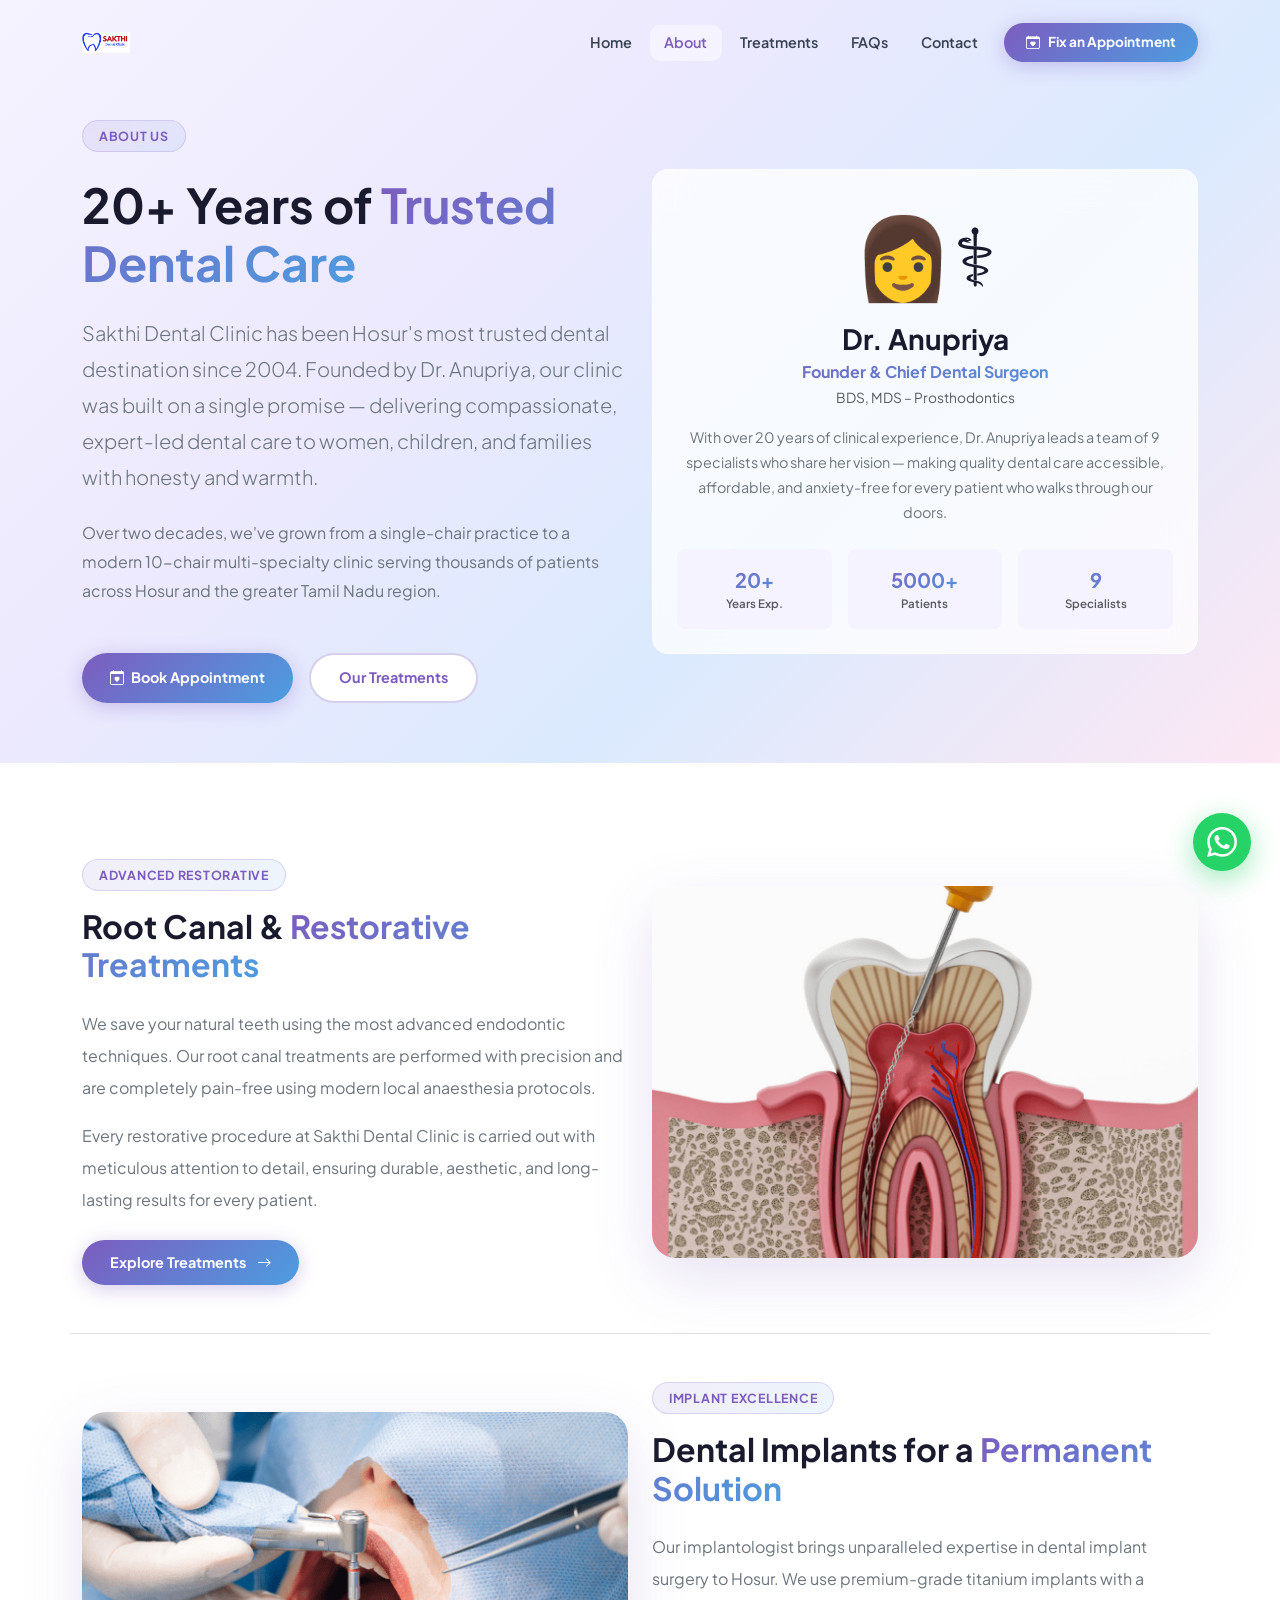
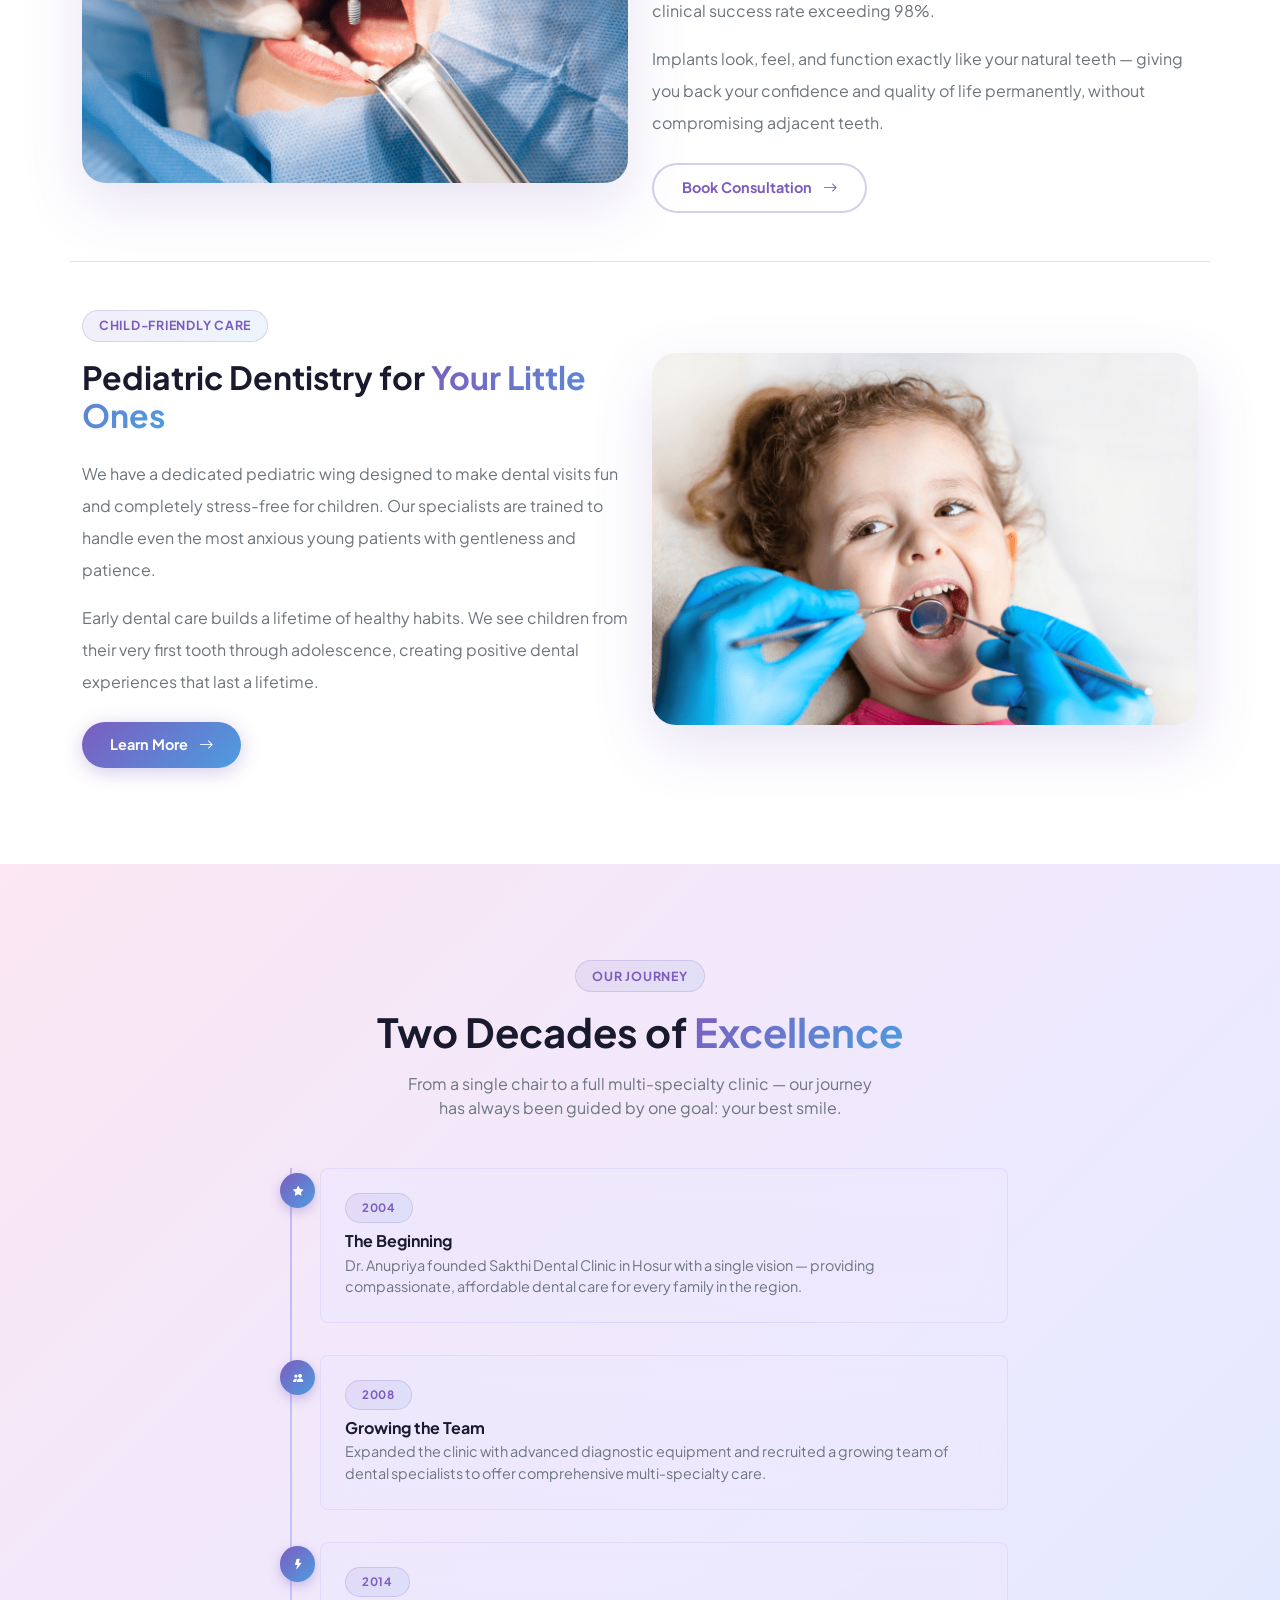
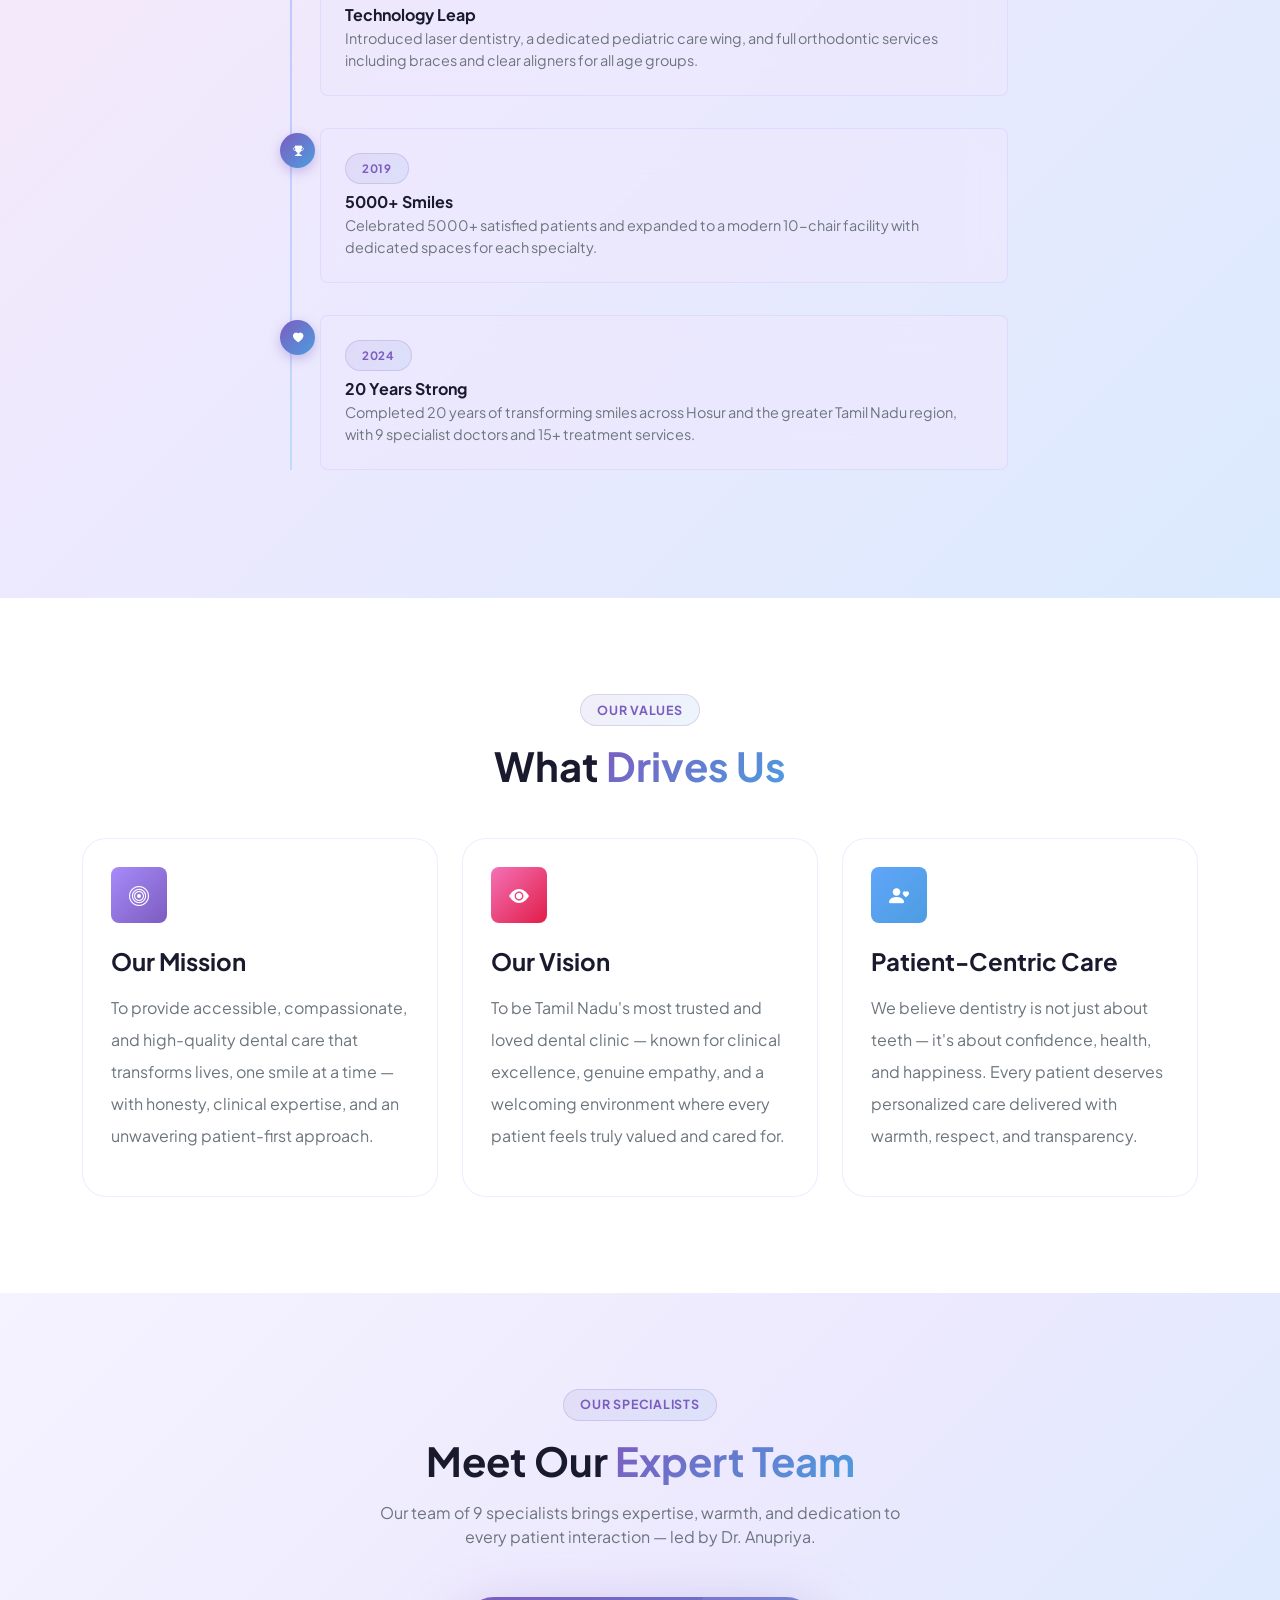
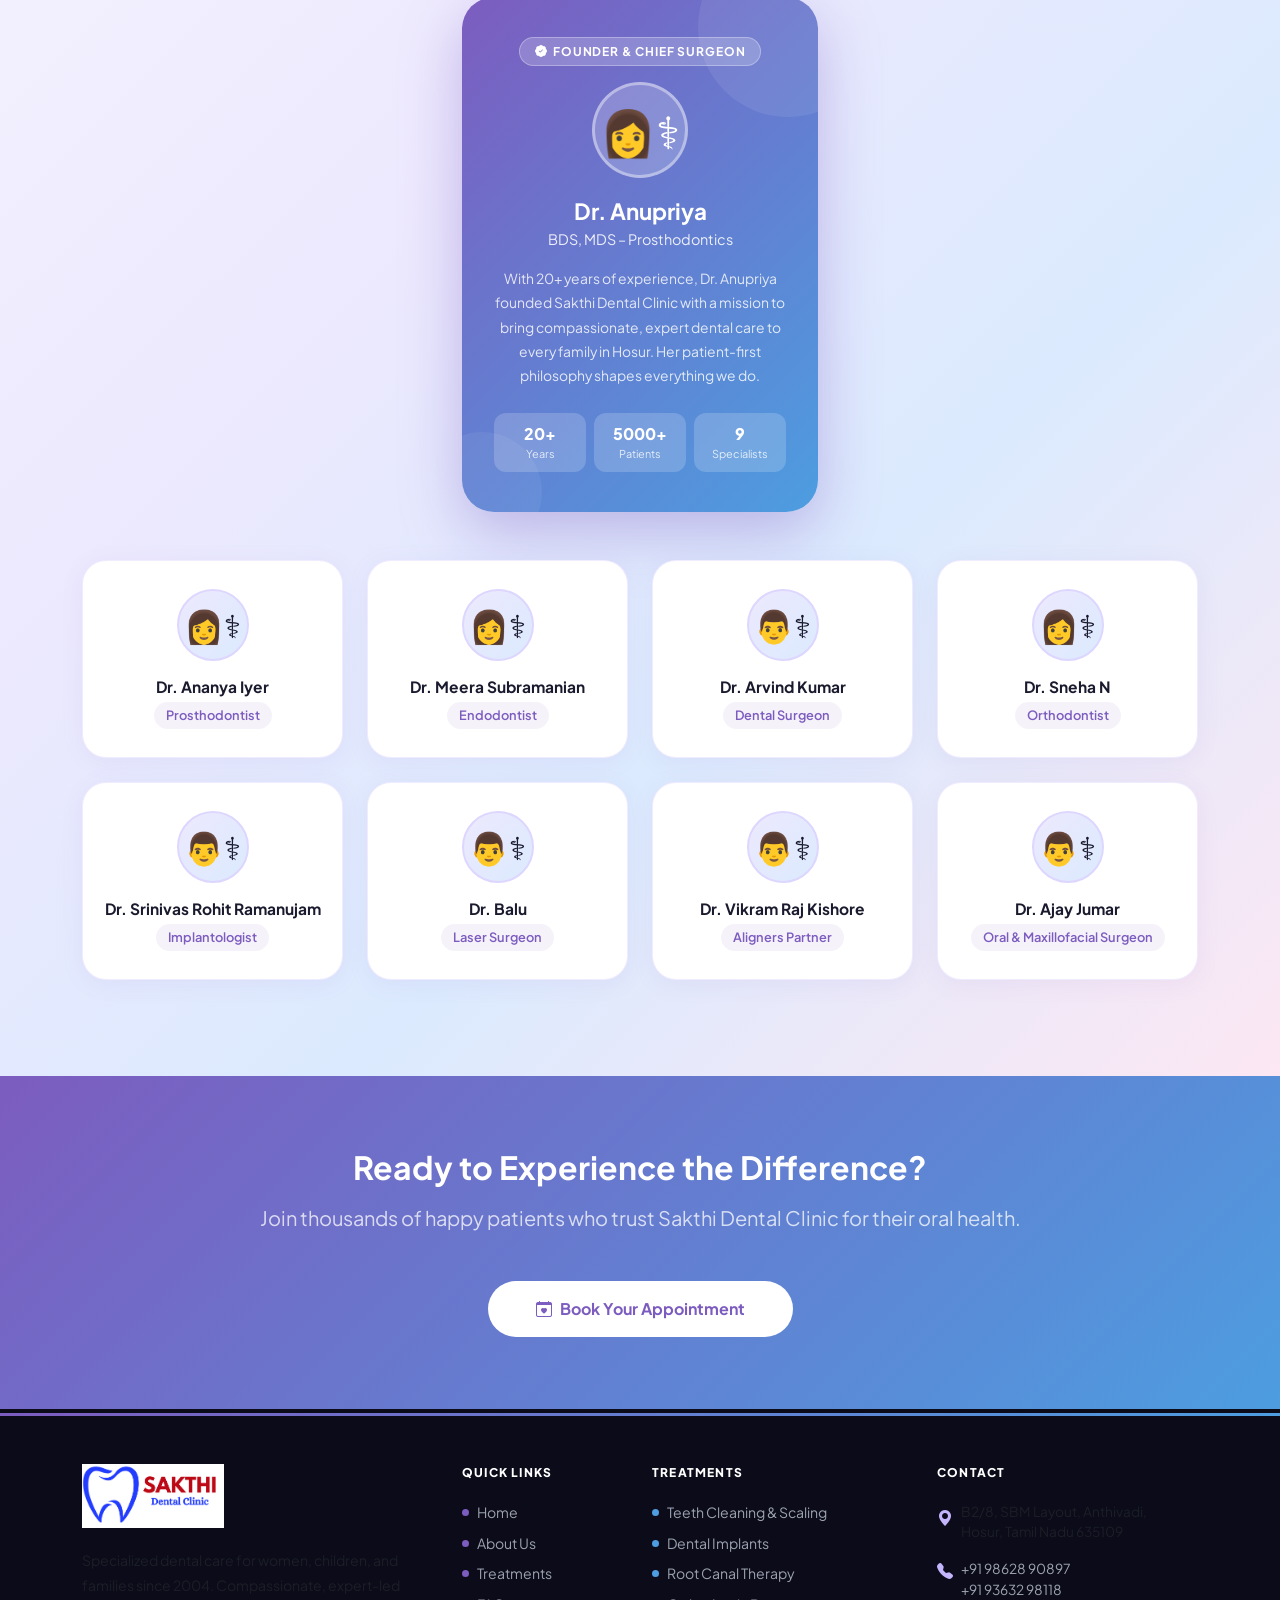
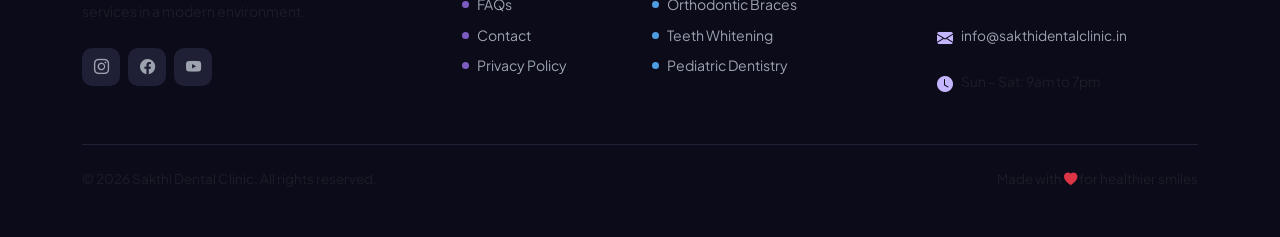
<file: about.html>
<!DOCTYPE html>
<html lang="en">
<head>
  <meta charset="UTF-8" /><meta name="viewport" content="width=device-width, initial-scale=1.0" />
  <title>About Us — Sakthi Dental Clinic, Hosur</title>
  <meta name="description" content="Meet Dr. Anupriya and the specialist team at Sakthi Dental Clinic. 20+ years of trusted dental care for families in Hosur, Tamil Nadu." />
  <link rel="icon" type="image/png" href="image/SDC Logo.png" />
  <link rel="stylesheet" href="https://cdn.jsdelivr.net/npm/bootstrap@5.3.3/dist/css/bootstrap.min.css" />
  <link rel="stylesheet" href="https://cdn.jsdelivr.net/npm/bootstrap-icons@1.11.3/font/bootstrap-icons.min.css" />
  <link href="https://fonts.googleapis.com/css2?family=Plus+Jakarta+Sans:wght@300;400;500;600;700;800&display=swap" rel="stylesheet" />
  <link rel="stylesheet" href="css/style.css" />
  <style>
    /* ── FOUNDER CARD ── */
    .founder-card {
      background: linear-gradient(135deg,#7c5cbf 0%,#4d9de0 100%);
      border-radius: 2rem;
      padding: 2.5rem 2rem;
      color: #fff;
      text-align: center;
      position: relative;
      overflow: hidden;
      box-shadow: 0 20px 60px rgba(124,92,191,.38);
    }
    .founder-card::before {
      content: '';
      position: absolute;
      top: -60px; right: -60px;
      width: 180px; height: 180px;
      border-radius: 50%;
      background: rgba(255,255,255,.08);
    }
    .founder-card::after {
      content: '';
      position: absolute;
      bottom: -40px; left: -40px;
      width: 120px; height: 120px;
      border-radius: 50%;
      background: rgba(255,255,255,.06);
    }
    .founder-avatar {
      width: 96px; height: 96px;
      border-radius: 50%;
      background: rgba(255,255,255,.2);
      border: 3px solid rgba(255,255,255,.4);
      display: flex; align-items: center; justify-content: center;
      font-size: 2.8rem;
      margin: 0 auto 1.25rem;
    }
    .founder-badge {
      display: inline-flex;
      align-items: center;
      gap: .35rem;
      background: rgba(255,255,255,.2);
      border: 1px solid rgba(255,255,255,.3);
      border-radius: 999px;
      padding: .3rem .9rem;
      font-size: .75rem;
      font-weight: 700;
      letter-spacing: .07em;
      text-transform: uppercase;
      margin-bottom: 1rem;
    }
    /* ── DOCTOR CARD ── */
    .doctor-card {
      background: #fff;
      border: 1.5px solid rgba(196,181,253,.25);
      border-radius: 1.5rem;
      padding: 1.75rem 1.25rem;
      text-align: center;
      height: 100%;
      transition: all .35s cubic-bezier(.4,0,.2,1);
      box-shadow: 0 4px 24px rgba(124,92,191,.07);
      position: relative;
      overflow: hidden;
    }
    .doctor-card::before {
      content: '';
      position: absolute;
      top: 0; left: 0; right: 0;
      height: 4px;
      background: linear-gradient(90deg,#7c5cbf,#4d9de0);
      opacity: 0;
      transition: opacity .3s;
    }
    .doctor-card:hover {
      transform: translateY(-8px);
      box-shadow: 0 16px 48px rgba(124,92,191,.2);
      border-color: rgba(124,92,191,.3);
    }
    .doctor-card:hover::before { opacity: 1; }
    .doctor-avatar {
      width: 72px; height: 72px;
      border-radius: 50%;
      background: linear-gradient(135deg,#ede9fe,#dbeafe);
      border: 2.5px solid #ddd6fe;
      display: flex; align-items: center; justify-content: center;
      font-size: 2rem;
      margin: 0 auto 1rem;
      transition: transform .3s;
    }
    .doctor-card:hover .doctor-avatar { transform: scale(1.08); }
    .doctor-name { font-weight: 700; font-size: .97rem; color: #1a1a2e; margin-bottom: .3rem; line-height: 1.3; }
    .doctor-spec {
      font-size: .8rem;
      font-weight: 600;
      color: #7c5cbf;
      background: rgba(124,92,191,.08);
      border-radius: 999px;
      padding: .25rem .75rem;
      display: inline-block;
    }
  </style>
</head>
<body>

<nav id="mainNav" class="navbar navbar-expand-lg fixed-top bg-transparent">
  <div class="container">
    <a class="navbar-brand" href="index.html">
      <img src="image/SDC Logo.png" alt="Sakthi Dental Clinic Logo" class="nav-logo-img" />
    </a>
    <button class="navbar-toggler" type="button" data-bs-toggle="collapse" data-bs-target="#navbarNav" aria-label="Toggle navigation">
      <i class="bi bi-list" style="font-size:1.5rem;color:#374151"></i>
    </button>
    <div class="collapse navbar-collapse" id="navbarNav">
      <ul class="navbar-nav ms-auto align-items-lg-center gap-lg-1 py-3 py-lg-0">
        <li class="nav-item"><a class="nav-link" href="index.html">Home</a></li>
        <li class="nav-item"><a class="nav-link" href="about.html">About</a></li>
        <li class="nav-item"><a class="nav-link" href="treatments.html">Treatments</a></li>
        <li class="nav-item"><a class="nav-link" href="faq.html">FAQs</a></li>
        <li class="nav-item"><a class="nav-link" href="contact.html">Contact</a></li>
        <li class="nav-item ms-lg-2">
          <a class="btn-brand" href="contact.html" style="font-size:.85rem;padding:.6rem 1.4rem">
            <i class="bi bi-calendar-heart"></i> Fix an Appointment
          </a>
        </li>
      </ul>
    </div>
  </div>
</nav>

<!-- HERO -->
<section class="bg-hero" style="padding:120px 0 60px">
  <div class="container">
    <div class="row align-items-center gy-5">
      <div class="col-lg-6 reveal">
        <span class="section-badge mb-4 d-inline-flex">About Us</span>
        <h1 class="display-5 fw-bold mb-4">20+ Years of <span class="gradient-text">Trusted Dental Care</span></h1>
        <p class="lead text-secondary mb-4" style="line-height:1.8">Sakthi Dental Clinic has been Hosur's most trusted dental destination since 2004. Founded by Dr. Anupriya, our clinic was built on a single promise — delivering compassionate, expert-led dental care to women, children, and families with honesty and warmth.</p>
        <p class="text-secondary mb-5" style="line-height:1.8">Over two decades, we've grown from a single-chair practice to a modern 10-chair multi-specialty clinic serving thousands of patients across Hosur and the greater Tamil Nadu region.</p>
        <div class="d-flex flex-wrap gap-3">
          <a href="contact.html" class="btn-brand"><i class="bi bi-calendar-heart"></i> Book Appointment</a>
          <a href="treatments.html" class="btn-outline-brand">Our Treatments</a>
        </div>
      </div>
      <div class="col-lg-6 reveal reveal-delay-2">
        <div class="glass rounded-4 p-4" style="border-radius:1.75rem">
          <div class="text-center mb-4">
            <div style="font-size:5rem;margin-bottom:.5rem">👩⚕️</div>
            <h2 class="fw-bold fs-3 mb-1">Dr. Anupriya</h2>
            <div class="gradient-text fw-bold mb-1">Founder &amp; Chief Dental Surgeon</div>
            <div class="text-muted mb-3" style="font-size:.86rem">BDS, MDS – Prosthodontics</div>
            <p class="text-secondary" style="font-size:.9rem;line-height:1.75">With over 20 years of clinical experience, Dr. Anupriya leads a team of 9 specialists who share her vision — making quality dental care accessible, affordable, and anxiety-free for every patient who walks through our doors.</p>
          </div>
          <div class="row g-3 text-center">
            <div class="col-4">
              <div class="p-3 rounded-3" style="background:var(--lavender-50)">
                <div class="fw-bold gradient-text fs-5">20+</div>
                <div class="text-muted" style="font-size:.72rem;font-weight:600">Years Exp.</div>
              </div>
            </div>
            <div class="col-4">
              <div class="p-3 rounded-3" style="background:var(--lavender-50)">
                <div class="fw-bold gradient-text fs-5">5000+</div>
                <div class="text-muted" style="font-size:.72rem;font-weight:600">Patients</div>
              </div>
            </div>
            <div class="col-4">
              <div class="p-3 rounded-3" style="background:var(--lavender-50)">
                <div class="fw-bold gradient-text fs-5">9</div>
                <div class="text-muted" style="font-size:.72rem;font-weight:600">Specialists</div>
              </div>
            </div>
          </div>
        </div>
      </div>
    </div>
  </div>
</section>

<!-- ALTERNATING IMAGE + TEXT -->
<section class="section-py bg-white">
  <div class="container">

    <!-- Row 1: Root Canal -->
    <div class="row align-items-center gy-5 mb-5 pb-5 border-bottom">
      <div class="col-lg-6 reveal">
        <span class="section-badge mb-3 d-inline-flex">Advanced Restorative</span>
        <h2 class="fw-bold mb-4">Root Canal &amp; <span class="gradient-text">Restorative Treatments</span></h2>
        <p class="text-secondary lh-lg mb-3">We save your natural teeth using the most advanced endodontic techniques. Our root canal treatments are performed with precision and are completely pain-free using modern local anaesthesia protocols.</p>
        <p class="text-secondary lh-lg mb-4">Every restorative procedure at Sakthi Dental Clinic is carried out with meticulous attention to detail, ensuring durable, aesthetic, and long-lasting results for every patient.</p>
        <a href="treatments.html" class="btn-brand">Explore Treatments <i class="bi bi-arrow-right ms-1"></i></a>
      </div>
      <div class="col-lg-6 reveal reveal-delay-2">
        <img src="image/Sakthi Dental Clinic/Treatments/Root Canal Treatment.png"
             alt="Root Canal Treatment at Sakthi Dental Clinic Hosur"
             loading="lazy"
             style="width:100%;max-height:380px;object-fit:cover;border-radius:1.5rem;box-shadow:0 20px 60px rgba(124,92,191,.18)" />
      </div>
    </div>

    <!-- Row 2: Implants (reversed) -->
    <div class="row align-items-center gy-5 mb-5 pb-5 border-bottom flex-lg-row-reverse">
      <div class="col-lg-6 reveal">
        <span class="section-badge mb-3 d-inline-flex">Implant Excellence</span>
        <h2 class="fw-bold mb-4">Dental Implants for a <span class="gradient-text">Permanent Solution</span></h2>
        <p class="text-secondary lh-lg mb-3">Our implantologist brings unparalleled expertise in dental implant surgery to Hosur. We use premium-grade titanium implants with a clinical success rate exceeding 98%.</p>
        <p class="text-secondary lh-lg mb-4">Implants look, feel, and function exactly like your natural teeth — giving you back your confidence and quality of life permanently, without compromising adjacent teeth.</p>
        <a href="contact.html" class="btn-outline-brand">Book Consultation <i class="bi bi-arrow-right ms-1"></i></a>
      </div>
      <div class="col-lg-6 reveal reveal-delay-2">
        <img src="image/Sakthi Dental Clinic/Treatments/Impants.png"
             alt="Dental Implants at Sakthi Dental Clinic Hosur"
             loading="lazy"
             style="width:100%;max-height:380px;object-fit:cover;border-radius:1.5rem;box-shadow:0 20px 60px rgba(124,92,191,.18)" />
      </div>
    </div>

    <!-- Row 3: Pediatric -->
    <div class="row align-items-center gy-5">
      <div class="col-lg-6 reveal">
        <span class="section-badge mb-3 d-inline-flex">Child-Friendly Care</span>
        <h2 class="fw-bold mb-4">Pediatric Dentistry for <span class="gradient-text">Your Little Ones</span></h2>
        <p class="text-secondary lh-lg mb-3">We have a dedicated pediatric wing designed to make dental visits fun and completely stress-free for children. Our specialists are trained to handle even the most anxious young patients with gentleness and patience.</p>
        <p class="text-secondary lh-lg mb-4">Early dental care builds a lifetime of healthy habits. We see children from their very first tooth through adolescence, creating positive dental experiences that last a lifetime.</p>
        <a href="treatments.html" class="btn-brand">Learn More <i class="bi bi-arrow-right ms-1"></i></a>
      </div>
      <div class="col-lg-6 reveal reveal-delay-2">
        <img src="image/Sakthi Dental Clinic/Treatments/Pediatric-dentistry.png"
             alt="Pediatric Dentistry for children at Sakthi Dental Clinic Hosur"
             loading="lazy"
             style="width:100%;max-height:380px;object-fit:cover;border-radius:1.5rem;box-shadow:0 20px 60px rgba(124,92,191,.18)" />
      </div>
    </div>

  </div>
</section>

<!-- CLINIC HISTORY TIMELINE -->
<section class="section-py bg-warm">
  <div class="container">
    <div class="text-center mb-5 reveal">
      <span class="section-badge mb-3">Our Journey</span>
      <h2 class="display-6 fw-bold">Two Decades of <span class="gradient-text">Excellence</span></h2>
      <p class="text-secondary mt-3 mx-auto" style="max-width:480px">From a single chair to a full multi-specialty clinic — our journey has always been guided by one goal: your best smile.</p>
    </div>
    <div class="row justify-content-center">
      <div class="col-lg-8">
        <div class="timeline">
          <div class="timeline-item reveal">
            <div class="timeline-dot"><i class="bi bi-star-fill" style="font-size:.65rem"></i></div>
            <div class="glass-purple p-4 rounded-3">
              <span class="section-badge mb-2 d-inline-block" style="font-size:.72rem">2004</span>
              <h6 class="fw-bold mb-1">The Beginning</h6>
              <p class="mb-0 text-secondary" style="font-size:.9rem">Dr. Anupriya founded Sakthi Dental Clinic in Hosur with a single vision — providing compassionate, affordable dental care for every family in the region.</p>
            </div>
          </div>
          <div class="timeline-item reveal reveal-delay-1">
            <div class="timeline-dot"><i class="bi bi-people-fill" style="font-size:.65rem"></i></div>
            <div class="glass-purple p-4 rounded-3">
              <span class="section-badge mb-2 d-inline-block" style="font-size:.72rem">2008</span>
              <h6 class="fw-bold mb-1">Growing the Team</h6>
              <p class="mb-0 text-secondary" style="font-size:.9rem">Expanded the clinic with advanced diagnostic equipment and recruited a growing team of dental specialists to offer comprehensive multi-specialty care.</p>
            </div>
          </div>
          <div class="timeline-item reveal reveal-delay-2">
            <div class="timeline-dot"><i class="bi bi-lightning-fill" style="font-size:.65rem"></i></div>
            <div class="glass-purple p-4 rounded-3">
              <span class="section-badge mb-2 d-inline-block" style="font-size:.72rem">2014</span>
              <h6 class="fw-bold mb-1">Technology Leap</h6>
              <p class="mb-0 text-secondary" style="font-size:.9rem">Introduced laser dentistry, a dedicated pediatric care wing, and full orthodontic services including braces and clear aligners for all age groups.</p>
            </div>
          </div>
          <div class="timeline-item reveal reveal-delay-3">
            <div class="timeline-dot"><i class="bi bi-trophy-fill" style="font-size:.65rem"></i></div>
            <div class="glass-purple p-4 rounded-3">
              <span class="section-badge mb-2 d-inline-block" style="font-size:.72rem">2019</span>
              <h6 class="fw-bold mb-1">5000+ Smiles</h6>
              <p class="mb-0 text-secondary" style="font-size:.9rem">Celebrated 5000+ satisfied patients and expanded to a modern 10-chair facility with dedicated spaces for each specialty.</p>
            </div>
          </div>
          <div class="timeline-item reveal reveal-delay-4">
            <div class="timeline-dot"><i class="bi bi-heart-fill" style="font-size:.65rem"></i></div>
            <div class="glass-purple p-4 rounded-3">
              <span class="section-badge mb-2 d-inline-block" style="font-size:.72rem">2024</span>
              <h6 class="fw-bold mb-1">20 Years Strong</h6>
              <p class="mb-0 text-secondary" style="font-size:.9rem">Completed 20 years of transforming smiles across Hosur and the greater Tamil Nadu region, with 9 specialist doctors and 15+ treatment services.</p>
            </div>
          </div>
        </div>
      </div>
    </div>
  </div>
</section>

<!-- MISSION / VISION / PATIENT-CENTRIC -->
<section class="section-py bg-white">
  <div class="container">
    <div class="text-center mb-5 reveal">
      <span class="section-badge mb-3">Our Values</span>
      <h2 class="display-6 fw-bold">What <span class="gradient-text">Drives Us</span></h2>
    </div>
    <div class="row g-4">
      <div class="col-md-4 reveal reveal-delay-1">
        <div class="service-card h-100">
          <div class="d-flex align-items-center justify-content-center rounded-3 mb-4" style="width:56px;height:56px;background:linear-gradient(135deg,#a78bfa,#7c5cbf)">
            <i class="bi bi-bullseye text-white fs-5"></i>
          </div>
          <h4 class="fw-bold mb-3">Our Mission</h4>
          <p class="text-secondary lh-lg">To provide accessible, compassionate, and high-quality dental care that transforms lives, one smile at a time — with honesty, clinical expertise, and an unwavering patient-first approach.</p>
        </div>
      </div>
      <div class="col-md-4 reveal reveal-delay-2">
        <div class="service-card h-100">
          <div class="d-flex align-items-center justify-content-center rounded-3 mb-4" style="width:56px;height:56px;background:linear-gradient(135deg,#f472b6,#e11d48)">
            <i class="bi bi-eye-fill text-white fs-5"></i>
          </div>
          <h4 class="fw-bold mb-3">Our Vision</h4>
          <p class="text-secondary lh-lg">To be Tamil Nadu's most trusted and loved dental clinic — known for clinical excellence, genuine empathy, and a welcoming environment where every patient feels truly valued and cared for.</p>
        </div>
      </div>
      <div class="col-md-4 reveal reveal-delay-3">
        <div class="service-card h-100">
          <div class="d-flex align-items-center justify-content-center rounded-3 mb-4" style="width:56px;height:56px;background:linear-gradient(135deg,#60a5fa,#4d9de0)">
            <i class="bi bi-person-heart text-white fs-5"></i>
          </div>
          <h4 class="fw-bold mb-3">Patient-Centric Care</h4>
          <p class="text-secondary lh-lg">We believe dentistry is not just about teeth — it's about confidence, health, and happiness. Every patient deserves personalized care delivered with warmth, respect, and transparency.</p>
        </div>
      </div>
    </div>
  </div>
</section>

<!-- DOCTORS SECTION -->
<section class="section-py bg-hero" id="our-team">
  <div class="container">
    <div class="text-center mb-5 reveal">
      <span class="section-badge mb-3">Our Specialists</span>
      <h2 class="display-6 fw-bold">Meet Our <span class="gradient-text">Expert Team</span></h2>
      <p class="text-secondary mt-3 mx-auto" style="max-width:520px">Our team of 9 specialists brings expertise, warmth, and dedication to every patient interaction — led by Dr. Anupriya.</p>
    </div>

    <!-- FOUNDER HIGHLIGHT -->
    <div class="row justify-content-center mb-5 reveal">
      <div class="col-sm-10 col-md-6 col-lg-4">
        <div class="founder-card">
          <div class="founder-badge">
            <i class="bi bi-patch-check-fill"></i> Founder &amp; Chief Surgeon
          </div>
          <div class="founder-avatar">👩⚕️</div>
          <h3 class="fw-bold mb-1" style="font-size:1.4rem">Dr. Anupriya</h3>
          <div style="font-size:.9rem;opacity:.88;margin-bottom:1rem">BDS, MDS – Prosthodontics</div>
          <p style="font-size:.87rem;opacity:.82;line-height:1.75;margin-bottom:1.5rem">With 20+ years of experience, Dr. Anupriya founded Sakthi Dental Clinic with a mission to bring compassionate, expert dental care to every family in Hosur. Her patient-first philosophy shapes everything we do.</p>
          <div class="row g-2 text-center">
            <div class="col-4"><div style="background:rgba(255,255,255,.18);border-radius:.75rem;padding:.6rem .3rem"><div style="font-weight:800;font-size:1rem">20+</div><div style="font-size:.68rem;opacity:.8">Years</div></div></div>
            <div class="col-4"><div style="background:rgba(255,255,255,.18);border-radius:.75rem;padding:.6rem .3rem"><div style="font-weight:800;font-size:1rem">5000+</div><div style="font-size:.68rem;opacity:.8">Patients</div></div></div>
            <div class="col-4"><div style="background:rgba(255,255,255,.18);border-radius:.75rem;padding:.6rem .3rem"><div style="font-weight:800;font-size:1rem">9</div><div style="font-size:.68rem;opacity:.8">Specialists</div></div></div>
          </div>
        </div>
      </div>
    </div>

    <!-- SPECIALIST GRID -->
    <div class="row g-4">

      <div class="col-6 col-md-4 col-lg-3 reveal reveal-delay-1">
        <div class="doctor-card">
          <div class="doctor-avatar">👩⚕️</div>
          <div class="doctor-name">Dr. Ananya Iyer</div>
          <span class="doctor-spec">Prosthodontist</span>
        </div>
      </div>

      <div class="col-6 col-md-4 col-lg-3 reveal reveal-delay-2">
        <div class="doctor-card">
          <div class="doctor-avatar">👩⚕️</div>
          <div class="doctor-name">Dr. Meera Subramanian</div>
          <span class="doctor-spec">Endodontist</span>
        </div>
      </div>

      <div class="col-6 col-md-4 col-lg-3 reveal reveal-delay-3">
        <div class="doctor-card">
          <div class="doctor-avatar">👨⚕️</div>
          <div class="doctor-name">Dr. Arvind Kumar</div>
          <span class="doctor-spec">Dental Surgeon</span>
        </div>
      </div>

      <div class="col-6 col-md-4 col-lg-3 reveal reveal-delay-4">
        <div class="doctor-card">
          <div class="doctor-avatar">👩⚕️</div>
          <div class="doctor-name">Dr. Sneha N</div>
          <span class="doctor-spec">Orthodontist</span>
        </div>
      </div>

      <div class="col-6 col-md-4 col-lg-3 reveal reveal-delay-1">
        <div class="doctor-card">
          <div class="doctor-avatar">👨⚕️</div>
          <div class="doctor-name">Dr. Srinivas Rohit Ramanujam</div>
          <span class="doctor-spec">Implantologist</span>
        </div>
      </div>

      <div class="col-6 col-md-4 col-lg-3 reveal reveal-delay-2">
        <div class="doctor-card">
          <div class="doctor-avatar">👨⚕️</div>
          <div class="doctor-name">Dr. Balu</div>
          <span class="doctor-spec">Laser Surgeon</span>
        </div>
      </div>

      <div class="col-6 col-md-4 col-lg-3 reveal reveal-delay-3">
        <div class="doctor-card">
          <div class="doctor-avatar">👨⚕️</div>
          <div class="doctor-name">Dr. Vikram Raj Kishore</div>
          <span class="doctor-spec">Aligners Partner</span>
        </div>
      </div>

      <div class="col-6 col-md-4 col-lg-3 reveal reveal-delay-4">
        <div class="doctor-card">
          <div class="doctor-avatar">👨⚕️</div>
          <div class="doctor-name">Dr. Ajay Jumar</div>
          <span class="doctor-spec">Oral &amp; Maxillofacial Surgeon</span>
        </div>
      </div>

    </div>
  </div>
</section>

<!-- CTA -->
<section class="py-5 bg-brand">
  <div class="container text-center text-white py-4 reveal">
    <h2 class="fw-bold mb-3">Ready to Experience the Difference?</h2>
    <p class="mb-5 opacity-75 fs-5">Join thousands of happy patients who trust Sakthi Dental Clinic for their oral health.</p>
    <a href="contact.html" class="d-inline-flex align-items-center gap-2 fw-bold px-5 py-3 rounded-pill text-decoration-none" style="background:#fff;color:#7c5cbf;font-size:1rem">
      <i class="bi bi-calendar-heart"></i> Book Your Appointment
    </a>
  </div>
</section>

<!-- FOOTER -->
<footer id="footer" class="pt-1">
  <div style="height:3px;background:linear-gradient(135deg,#7c5cbf,#4d9de0)"></div>
  <div class="container py-5">
    <div class="row gy-5">
      <div class="col-lg-4">
        <a href="index.html"><img src="image/SDC Logo.png" alt="Sakthi Dental Clinic" style="height:64px;object-fit:contain;margin-bottom:1.25rem;display:block" /></a>
        <p class="text-muted mb-4" style="font-size:.88rem;line-height:1.8">Specialized dental care for women, children, and families since 2004. Compassionate, expert-led services in a modern environment.</p>
        <div class="d-flex gap-2">
          <a href="https://instagram.com" target="_blank" class="social-btn instagram" aria-label="Instagram"><i class="bi bi-instagram"></i></a>
          <a href="https://facebook.com" target="_blank" class="social-btn facebook" aria-label="Facebook"><i class="bi bi-facebook"></i></a>
          <a href="https://youtube.com" target="_blank" class="social-btn youtube" aria-label="YouTube"><i class="bi bi-youtube"></i></a>
        </div>
      </div>
      <div class="col-sm-6 col-lg-2">
        <div class="footer-heading">Quick Links</div>
        <a href="index.html" class="footer-link"><span class="footer-dot"></span>Home</a>
        <a href="about.html" class="footer-link"><span class="footer-dot"></span>About Us</a>
        <a href="treatments.html" class="footer-link"><span class="footer-dot"></span>Treatments</a>
        <a href="faq.html" class="footer-link"><span class="footer-dot"></span>FAQs</a>
        <a href="contact.html" class="footer-link"><span class="footer-dot"></span>Contact</a>
        <a href="privacy-policy.html" class="footer-link"><span class="footer-dot"></span>Privacy Policy</a>
      </div>
      <div class="col-sm-6 col-lg-3">
        <div class="footer-heading">Treatments</div>
        <a href="treatments.html" class="footer-link"><span class="footer-dot footer-dot-blue"></span>Teeth Cleaning &amp; Scaling</a>
        <a href="treatments.html" class="footer-link"><span class="footer-dot footer-dot-blue"></span>Dental Implants</a>
        <a href="treatments.html" class="footer-link"><span class="footer-dot footer-dot-blue"></span>Root Canal Therapy</a>
        <a href="treatments.html" class="footer-link"><span class="footer-dot footer-dot-blue"></span>Orthodontic Braces</a>
        <a href="treatments.html" class="footer-link"><span class="footer-dot footer-dot-blue"></span>Teeth Whitening</a>
        <a href="treatments.html" class="footer-link"><span class="footer-dot footer-dot-blue"></span>Pediatric Dentistry</a>
      </div>
      <div class="col-lg-3">
        <div class="footer-heading">Contact</div>
        <div class="d-flex gap-2 mb-3 align-items-start">
          <i class="bi bi-geo-alt-fill mt-1" style="color:#c4b5fd;flex-shrink:0"></i>
          <span class="text-muted" style="font-size:.86rem">B2/8, SBM Layout, Anthivadi,<br>Hosur, Tamil Nadu 635109</span>
        </div>
        <div class="d-flex gap-2 mb-3">
          <i class="bi bi-telephone-fill" style="color:#c4b5fd;flex-shrink:0"></i>
          <div>
            <a href="tel:+919862890897" class="footer-link d-block p-0 mb-0" style="font-size:.86rem">+91 98628 90897</a>
            <a href="tel:+919363298118" class="footer-link d-block p-0" style="font-size:.86rem">+91 93632 98118</a>
          </div>
        </div>
        <div class="d-flex gap-2 mb-3">
          <i class="bi bi-envelope-fill" style="color:#c4b5fd;flex-shrink:0"></i>
          <a href="mailto:info@sakthidentalclinic.in" class="footer-link p-0" style="font-size:.86rem">info@sakthidentalclinic.in</a>
        </div>
        <div class="d-flex gap-2">
          <i class="bi bi-clock-fill" style="color:#c4b5fd;flex-shrink:0"></i>
          <span class="text-muted" style="font-size:.86rem">Sun – Sat: 9am to 7pm</span>
        </div>
      </div>
    </div>
    <div class="mt-5 pt-4 border-top d-flex flex-column flex-sm-row justify-content-between align-items-center gap-3" style="border-color:#1f1f35!important">
      <p class="text-muted mb-0" style="font-size:.84rem">© 2026 Sakthi Dental Clinic. All rights reserved.</p>
      <p class="text-muted mb-0" style="font-size:.84rem">Made with <i class="bi bi-heart-fill text-danger"></i> for healthier smiles</p>
    </div>
  </div>
</footer>

<a href="https://wa.me/919862890897?text=Hello%2C%20I%20would%20like%20to%20book%20an%20appointment." target="_blank" class="whatsapp-fab" aria-label="Chat on WhatsApp">
  <svg width="30" height="30" viewBox="0 0 24 24" fill="white"><path d="M17.472 14.382c-.297-.149-1.758-.867-2.03-.967-.273-.099-.471-.148-.67.15-.197.297-.767.966-.94 1.164-.173.199-.347.223-.644.075-.297-.15-1.255-.463-2.39-1.475-.883-.788-1.48-1.761-1.653-2.059-.173-.297-.018-.458.13-.606.134-.133.298-.347.446-.52.149-.174.198-.298.298-.497.099-.198.05-.371-.025-.52-.075-.149-.669-1.612-.916-2.207-.242-.579-.487-.5-.669-.51-.173-.008-.371-.01-.57-.01-.198 0-.52.074-.792.372-.272.297-1.04 1.016-1.04 2.479 0 1.462 1.065 2.875 1.213 3.074.149.198 2.096 3.2 5.077 4.487.709.306 1.262.489 1.694.625.712.227 1.36.195 1.871.118.571-.085 1.758-.719 2.006-1.413.248-.694.248-1.289.173-1.413-.074-.124-.272-.198-.57-.347m-5.421 7.403h-.004a9.87 9.87 0 01-5.031-1.378l-.361-.214-3.741.982.998-3.648-.235-.374a9.86 9.86 0 01-1.51-5.26c.001-5.45 4.436-9.884 9.888-9.884 2.64 0 5.122 1.03 6.988 2.898a9.825 9.825 0 012.893 6.994c-.003 5.45-4.437 9.884-9.885 9.884m8.413-18.297A11.815 11.815 0 0012.05 0C5.495 0 .16 5.335.157 11.892c0 2.096.547 4.142 1.588 5.945L.057 24l6.305-1.654a11.882 11.882 0 005.683 1.448h.005c6.554 0 11.89-5.335 11.893-11.893a11.821 11.821 0 00-3.48-8.413z"/></svg>
</a>

<script src="https://cdn.jsdelivr.net/npm/bootstrap@5.3.3/dist/js/bootstrap.bundle.min.js"></script>
<script src="js/main.js"></script>
</body>
</html>
</file>
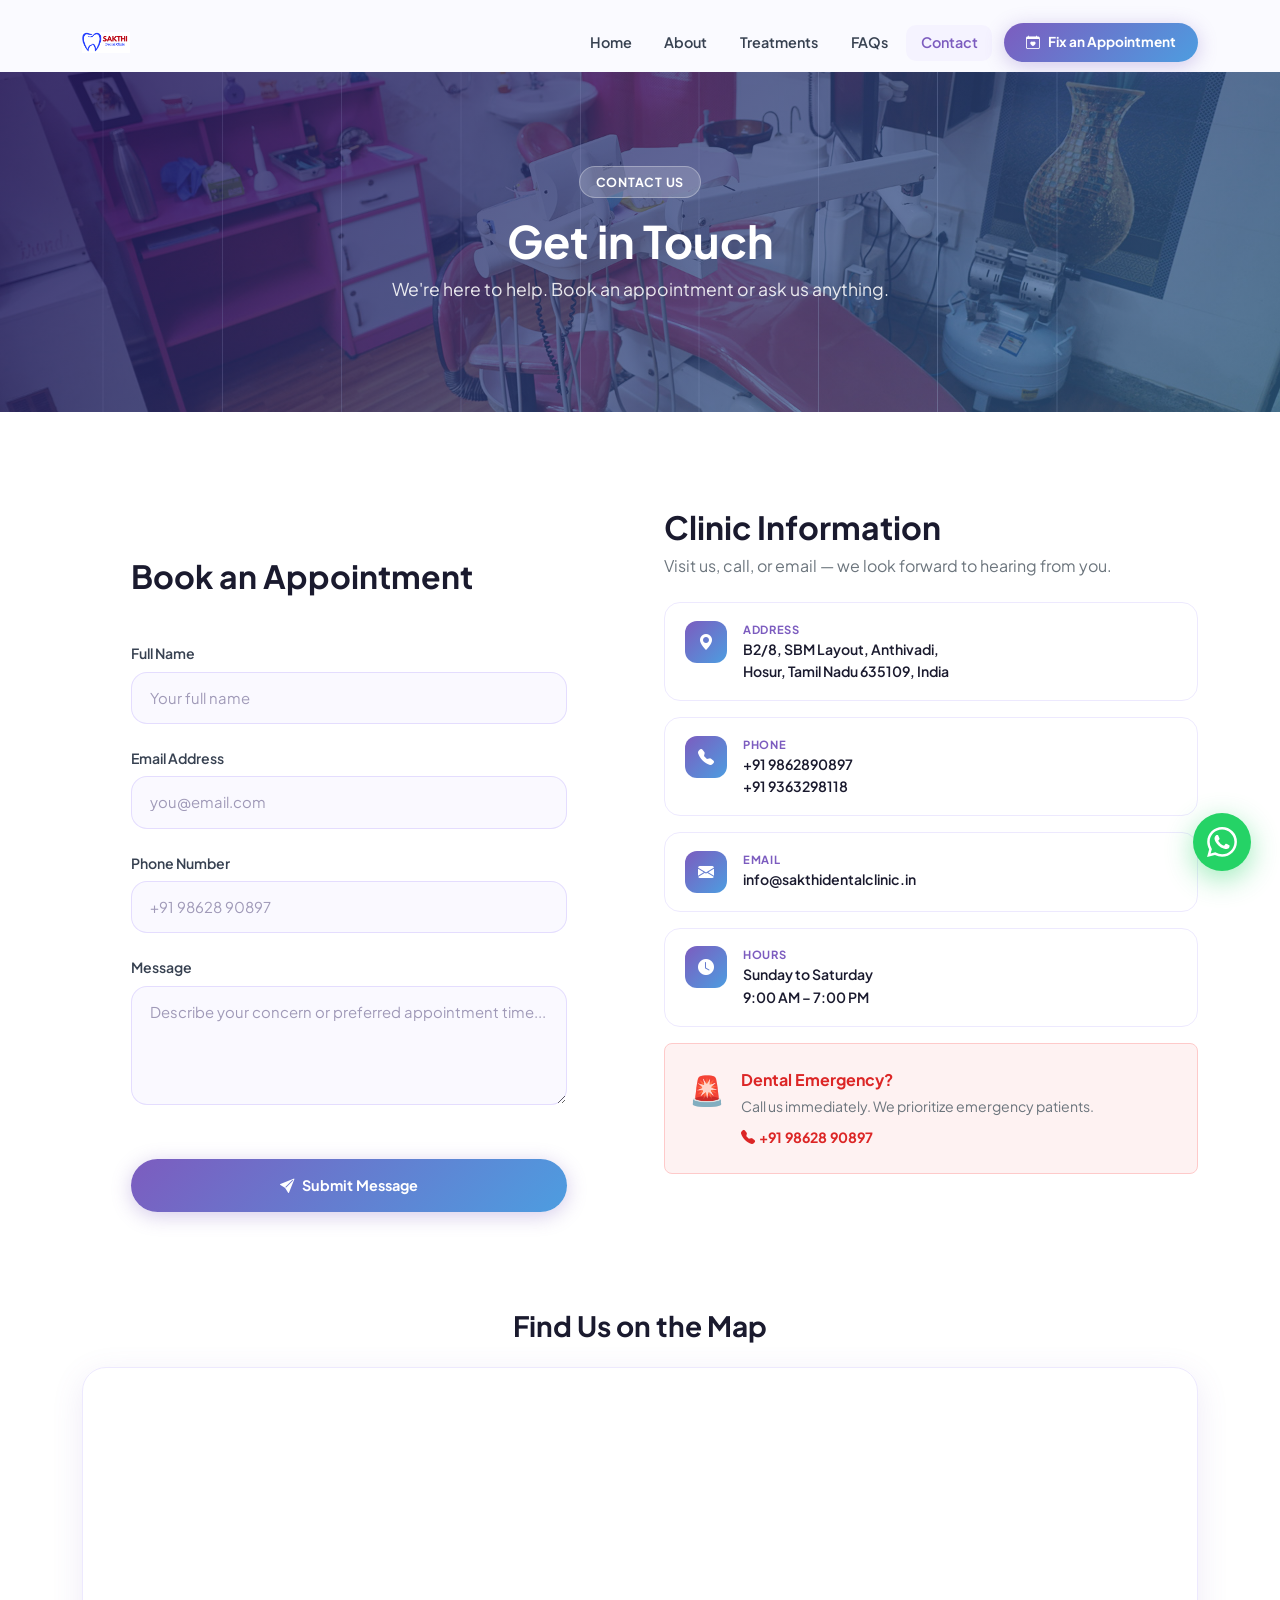
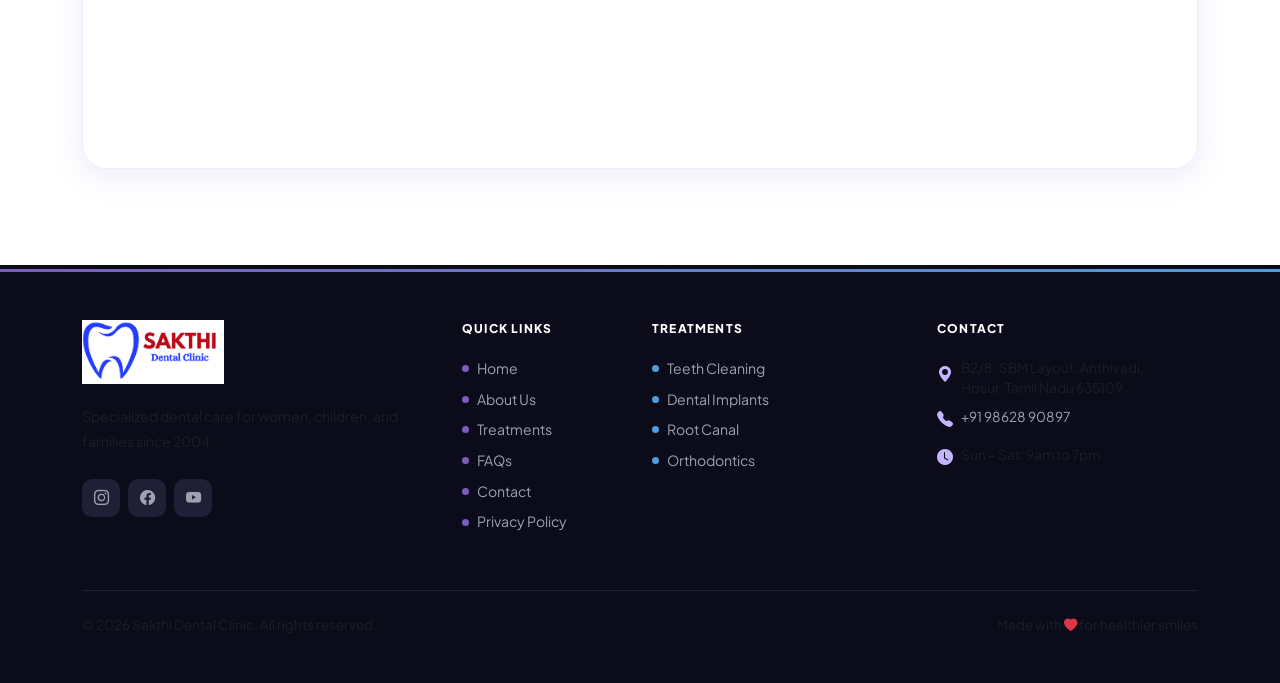
<file: contact.html>
<!DOCTYPE html>
<html lang="en">
<head>
  <meta charset="UTF-8" /><meta name="viewport" content="width=device-width, initial-scale=1.0" />
  <title>Contact Us — Sakthi Dental Clinic, Hosur</title>
  <meta name="description" content="Contact Sakthi Dental Clinic in Hosur — book an appointment, find our address, call us, or send us a message. Open daily 9am to 7pm." />
  <link rel="icon" type="image/png" href="image/SDC Logo.png" />
  <link rel="stylesheet" href="https://cdn.jsdelivr.net/npm/bootstrap@5.3.3/dist/css/bootstrap.min.css" />
  <link rel="stylesheet" href="https://cdn.jsdelivr.net/npm/bootstrap-icons@1.11.3/font/bootstrap-icons.min.css" />
  <link href="https://fonts.googleapis.com/css2?family=Plus+Jakarta+Sans:wght@300;400;500;600;700;800&display=swap" rel="stylesheet" />
  <link rel="stylesheet" href="css/style.css" />
</head>
<body>
<nav id="mainNav" class="navbar navbar-expand-lg fixed-top bg-transparent">
  <div class="container">
    <a class="navbar-brand" href="index.html"><img src="image/SDC Logo.png" alt="Sakthi Dental Clinic Logo" class="nav-logo-img" /></a>
    <button class="navbar-toggler" type="button" data-bs-toggle="collapse" data-bs-target="#navbarNav"><i class="bi bi-list" style="font-size:1.5rem;color:#374151"></i></button>
    <div class="collapse navbar-collapse" id="navbarNav">
      <ul class="navbar-nav ms-auto align-items-lg-center gap-lg-1 py-3 py-lg-0">
        <li class="nav-item"><a class="nav-link" href="index.html">Home</a></li>
        <li class="nav-item"><a class="nav-link" href="about.html">About</a></li>
        <li class="nav-item"><a class="nav-link" href="treatments.html">Treatments</a></li>
        <li class="nav-item"><a class="nav-link" href="faq.html">FAQs</a></li>
        <li class="nav-item"><a class="nav-link" href="contact.html">Contact</a></li>
        <li class="nav-item ms-lg-2"><a class="btn-brand" href="contact.html" style="font-size:.85rem;padding:.6rem 1.4rem"><i class="bi bi-calendar-heart"></i> Fix an Appointment</a></li>
      </ul>
    </div>
  </div>
</nav>

<!-- CONTACT BANNER with real image -->
<div class="contact-banner">
  <img src="image/Sakthi Dental Clinic/Banner Images/Banner_img_2.jpg"
       alt="Sakthi Dental Clinic — Contact Us and Book Your Appointment"
       loading="eager" />
  <div class="contact-banner-overlay">
    <div class="text-white reveal">
      <span class="section-badge mb-3 d-inline-flex" style="background:rgba(255,255,255,.18);border-color:rgba(255,255,255,.3);color:#fff">Contact Us</span>
      <h1 class="fw-bold mb-2" style="font-size:clamp(1.8rem,4vw,2.8rem)">Get in Touch</h1>
      <p style="opacity:.88;font-size:1.1rem">We're here to help. Book an appointment or ask us anything.</p>
    </div>
  </div>
</div>

<!-- CONTACT SECTION -->
<section class="section-py bg-white">
  <div class="container">
    <div class="row g-5">
      <div class="col-lg-6 reveal">
        <div class="glass p-4 p-md-5 rounded-4" style="border-radius:1.75rem">
          <div id="formCard">
            <h2 class="fw-bold mb-5">Book an Appointment</h2>
            <form id="contactForm" novalidate>
              <div class="mb-4 form-group-custom">
                <label for="contactName">Full Name</label>
                <input type="text" id="contactName" class="form-control-custom" placeholder="Your full name" />
                <div class="form-error" id="nameErr">Name is required</div>
              </div>
              <div class="mb-4 form-group-custom">
                <label for="contactEmail">Email Address</label>
                <input type="email" id="contactEmail" class="form-control-custom" placeholder="you@email.com" />
                <div class="form-error" id="emailErr">Valid email is required</div>
              </div>
              <div class="mb-4 form-group-custom">
                <label for="contactPhone">Phone Number</label>
                <input type="tel" id="contactPhone" class="form-control-custom" placeholder="+91 98628 90897" />
                <div class="form-error" id="phoneErr">Valid phone number is required</div>
              </div>
              <div class="mb-5 form-group-custom">
                <label for="contactMessage">Message</label>
                <textarea id="contactMessage" class="form-control-custom" rows="4" placeholder="Describe your concern or preferred appointment time..."></textarea>
                <div class="form-error" id="messageErr">Please enter at least 10 characters</div>
              </div>
              <button type="submit" id="contact-submit" class="btn-brand w-100 justify-content-center py-3">
                <i class="bi bi-send-fill"></i> Submit Message
              </button>
            </form>
          </div>
          <div id="formSuccess" style="display:none" class="text-center py-5">
            <div style="font-size:4rem;color:#22c55e" class="mb-3"><i class="bi bi-check-circle-fill"></i></div>
            <h3 class="fw-bold mb-2">Message Sent!</h3>
            <p class="text-secondary mb-5">Thank you for reaching out. Our team will contact you within 24 hours.</p>
            <button id="resetForm" class="btn-brand px-5">Send Another Message</button>
          </div>
        </div>
      </div>
      <div class="col-lg-6 reveal reveal-delay-2">
        <h2 class="fw-bold mb-2">Clinic Information</h2>
        <p class="text-secondary mb-4">Visit us, call, or email — we look forward to hearing from you.</p>
        <div class="d-flex flex-column gap-3">
          <div class="info-card"><div class="info-icon"><i class="bi bi-geo-alt-fill"></i></div><div><div class="info-label">Address</div><div class="info-value">B2/8, SBM Layout, Anthivadi,
Hosur, Tamil Nadu 635109, India</div></div></div>
          <div class="info-card"><div class="info-icon"><i class="bi bi-telephone-fill"></i></div><div><div class="info-label">Phone</div><div class="info-value"><a href="tel:+919862890897" style="color:inherit;text-decoration:none">+91 9862890897</a>
<a href="tel:+919363298118" style="color:inherit;text-decoration:none">+91 9363298118</a></div></div></div>
          <div class="info-card"><div class="info-icon"><i class="bi bi-envelope-fill"></i></div><div><div class="info-label">Email</div><div class="info-value"><a href="mailto:info@sakthidentalclinic.in" style="color:inherit;text-decoration:none">info@sakthidentalclinic.in</a></div></div></div>
          <div class="info-card"><div class="info-icon"><i class="bi bi-clock-fill"></i></div><div><div class="info-label">Hours</div><div class="info-value">Sunday to Saturday
9:00 AM – 7:00 PM</div></div></div>
          <div class="p-4 rounded-3 d-flex gap-3 align-items-start" style="background:#fef2f2;border:1px solid #fecaca">
            <span style="font-size:1.8rem">🚨</span>
            <div>
              <div class="fw-bold mb-1" style="color:#dc2626">Dental Emergency?</div>
              <p class="text-secondary mb-2" style="font-size:.88rem">Call us immediately. We prioritize emergency patients.</p>
              <a href="tel:+919862890897" class="fw-bold text-decoration-none d-inline-flex align-items-center gap-1" style="color:#dc2626;font-size:.88rem"><i class="bi bi-telephone-fill"></i> +91 98628 90897</a>
            </div>
          </div>
        </div>
      </div>
    </div>
    <div class="mt-5 reveal">
      <h3 class="fw-bold text-center mb-4">Find Us on the Map</h3>
      <div style="border-radius:1.5rem;overflow:hidden;box-shadow:var(--shadow-glass);border:1px solid var(--lavender-100)">
        <iframe title="Sakthi Dental Clinic Location" src="https://www.google.com/maps/embed?pb=!1m18!1m12!1m3!1d15552.07!2d77.824!3d12.7409!2m3!1f0!2f0!3f0!3m2!1i1024!2i768!4f13.1!3m3!1m2!1s0x3bae70b1234567%3A0xabcdef1234567890!2sHosur%2C%20Tamil%20Nadu%2C%20India!5e0!3m2!1sen!2sin!4v1234567890" width="100%" height="400" style="border:0;display:block" allowfullscreen loading="lazy" referrerpolicy="no-referrer-when-downgrade"></iframe>
      </div>
    </div>
  </div>
</section>

<footer id="footer" class="pt-1">
  <div style="height:3px;background:linear-gradient(135deg,#7c5cbf,#4d9de0)"></div>
  <div class="container py-5">
    <div class="row gy-5">
      <div class="col-lg-4"><a href="index.html"><img src="image/SDC Logo.png" alt="Sakthi Dental Clinic" style="height:64px;object-fit:contain;margin-bottom:1.25rem;display:block" /></a><p class="text-muted mb-4" style="font-size:.88rem;line-height:1.8">Specialized dental care for women, children, and families since 2004.</p><div class="d-flex gap-2"><a href="https://instagram.com" target="_blank" class="social-btn instagram" aria-label="Instagram"><i class="bi bi-instagram"></i></a><a href="https://facebook.com" target="_blank" class="social-btn facebook" aria-label="Facebook"><i class="bi bi-facebook"></i></a><a href="https://youtube.com" target="_blank" class="social-btn youtube" aria-label="YouTube"><i class="bi bi-youtube"></i></a></div></div>
      <div class="col-sm-6 col-lg-2"><div class="footer-heading">Quick Links</div><a href="index.html" class="footer-link"><span class="footer-dot"></span>Home</a><a href="about.html" class="footer-link"><span class="footer-dot"></span>About Us</a><a href="treatments.html" class="footer-link"><span class="footer-dot"></span>Treatments</a><a href="faq.html" class="footer-link"><span class="footer-dot"></span>FAQs</a><a href="contact.html" class="footer-link"><span class="footer-dot"></span>Contact</a><a href="privacy-policy.html" class="footer-link"><span class="footer-dot"></span>Privacy Policy</a></div>
      <div class="col-sm-6 col-lg-3"><div class="footer-heading">Treatments</div><a href="treatments.html" class="footer-link"><span class="footer-dot footer-dot-blue"></span>Teeth Cleaning</a><a href="treatments.html" class="footer-link"><span class="footer-dot footer-dot-blue"></span>Dental Implants</a><a href="treatments.html" class="footer-link"><span class="footer-dot footer-dot-blue"></span>Root Canal</a><a href="treatments.html" class="footer-link"><span class="footer-dot footer-dot-blue"></span>Orthodontics</a></div>
      <div class="col-lg-3"><div class="footer-heading">Contact</div><div class="d-flex gap-2 mb-2 align-items-start"><i class="bi bi-geo-alt-fill mt-1" style="color:#c4b5fd;flex-shrink:0"></i><span class="text-muted" style="font-size:.85rem">B2/8, SBM Layout, Anthivadi,<br>Hosur, Tamil Nadu 635109</span></div><div class="d-flex gap-2 mb-2"><i class="bi bi-telephone-fill" style="color:#c4b5fd"></i><a href="tel:+919862890897" class="footer-link p-0" style="font-size:.85rem">+91 98628 90897</a></div><div class="d-flex gap-2"><i class="bi bi-clock-fill" style="color:#c4b5fd"></i><span class="text-muted" style="font-size:.85rem">Sun – Sat: 9am to 7pm</span></div></div>
    </div>
    <div class="mt-5 pt-4 border-top d-flex flex-column flex-sm-row justify-content-between align-items-center gap-3" style="border-color:#1f1f35!important">
      <p class="text-muted mb-0" style="font-size:.84rem">© 2026 Sakthi Dental Clinic. All rights reserved.</p>
      <p class="text-muted mb-0" style="font-size:.84rem">Made with <i class="bi bi-heart-fill text-danger"></i> for healthier smiles</p>
    </div>
  </div>
</footer>
<a href="https://wa.me/919862890897" target="_blank" class="whatsapp-fab" aria-label="WhatsApp"><svg width="30" height="30" viewBox="0 0 24 24" fill="white"><path d="M17.472 14.382c-.297-.149-1.758-.867-2.03-.967-.273-.099-.471-.148-.67.15-.197.297-.767.966-.94 1.164-.173.199-.347.223-.644.075-.297-.15-1.255-.463-2.39-1.475-.883-.788-1.48-1.761-1.653-2.059-.173-.297-.018-.458.13-.606.134-.133.298-.347.446-.52.149-.174.198-.298.298-.497.099-.198.05-.371-.025-.52-.075-.149-.669-1.612-.916-2.207-.242-.579-.487-.5-.669-.51-.173-.008-.371-.01-.57-.01-.198 0-.52.074-.792.372-.272.297-1.04 1.016-1.04 2.479 0 1.462 1.065 2.875 1.213 3.074.149.198 2.096 3.2 5.077 4.487.709.306 1.262.489 1.694.625.712.227 1.36.195 1.871.118.571-.085 1.758-.719 2.006-1.413.248-.694.248-1.289.173-1.413-.074-.124-.272-.198-.57-.347m-5.421 7.403h-.004a9.87 9.87 0 01-5.031-1.378l-.361-.214-3.741.982.998-3.648-.235-.374a9.86 9.86 0 01-1.51-5.26c.001-5.45 4.436-9.884 9.888-9.884 2.64 0 5.122 1.03 6.988 2.898a9.825 9.825 0 012.893 6.994c-.003 5.45-4.437 9.884-9.885 9.884m8.413-18.297A11.815 11.815 0 0012.05 0C5.495 0 .16 5.335.157 11.892c0 2.096.547 4.142 1.588 5.945L.057 24l6.305-1.654a11.882 11.882 0 005.683 1.448h.005c6.554 0 11.89-5.335 11.893-11.893a11.821 11.821 0 00-3.48-8.413z"/></svg></a>
<script src="https://cdn.jsdelivr.net/npm/bootstrap@5.3.3/dist/js/bootstrap.bundle.min.js"></script>
<script src="js/main.js"></script>
</body>
</html>
</file>
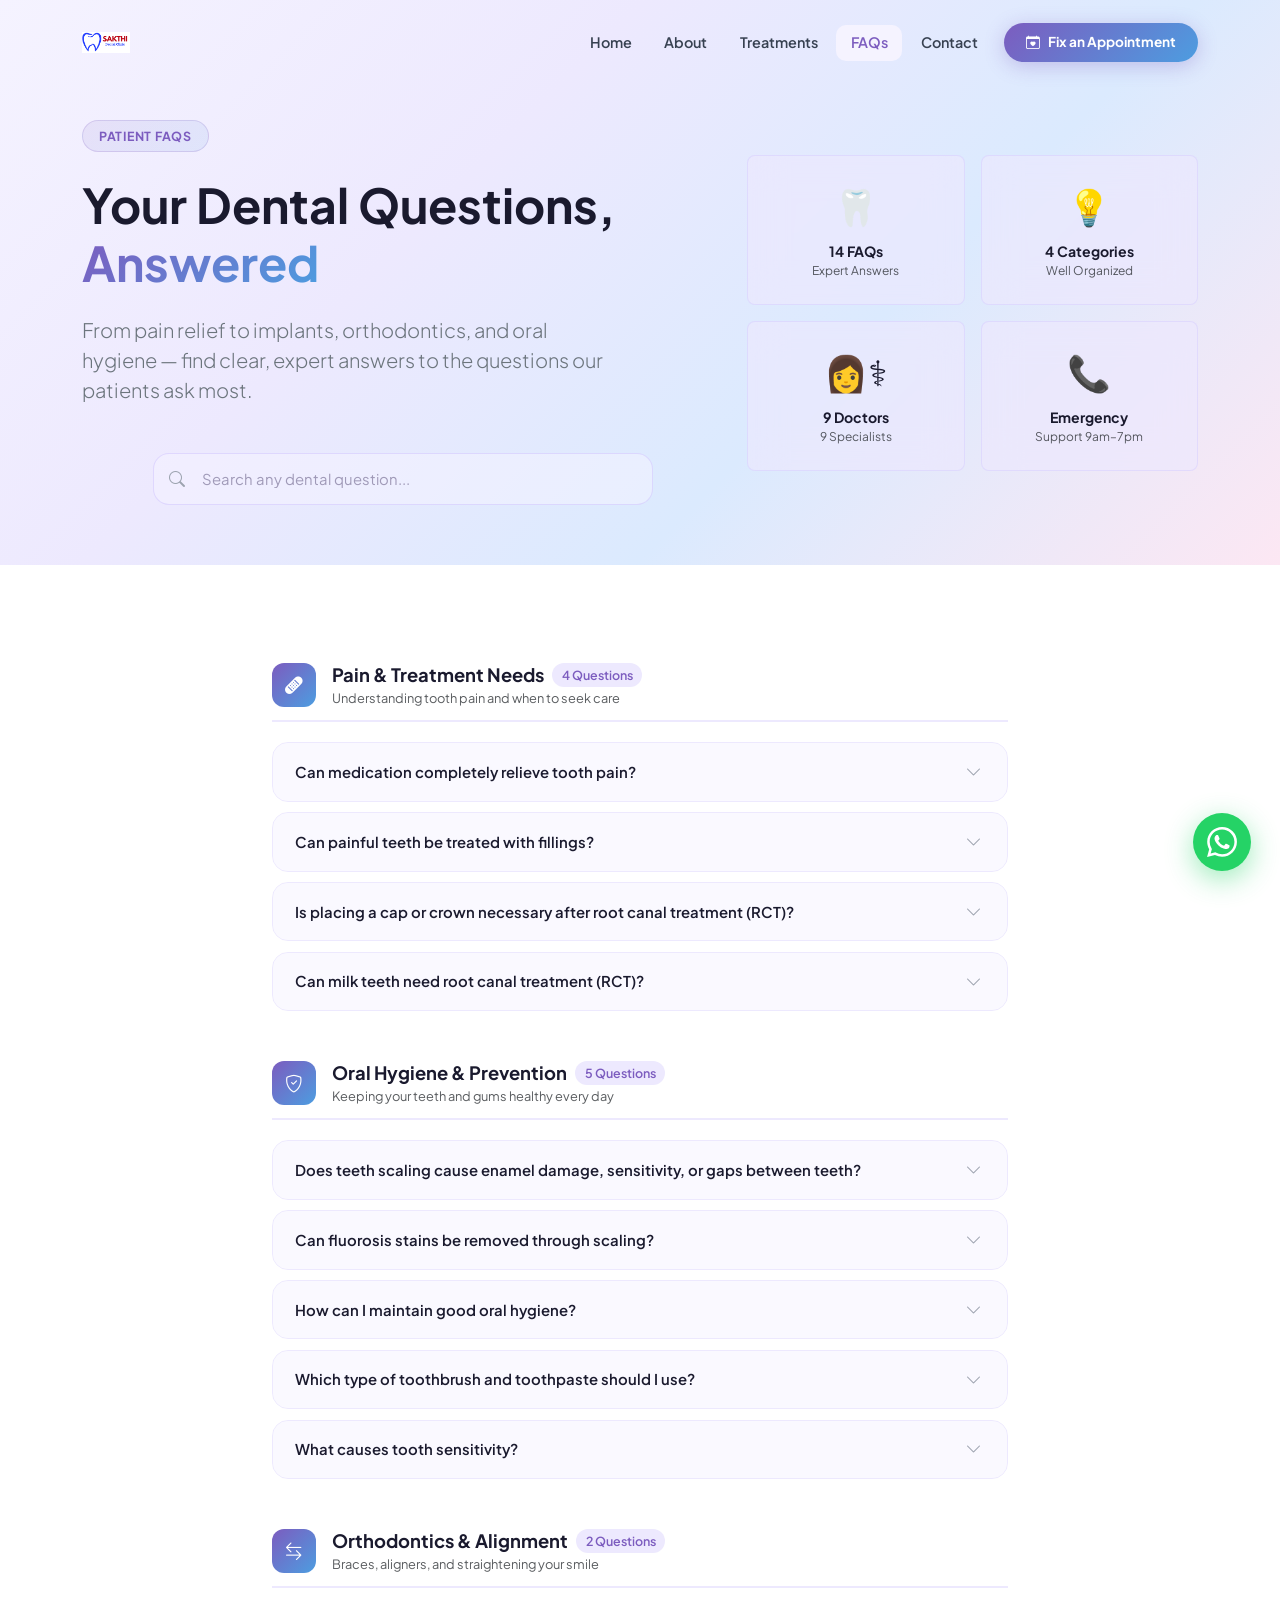
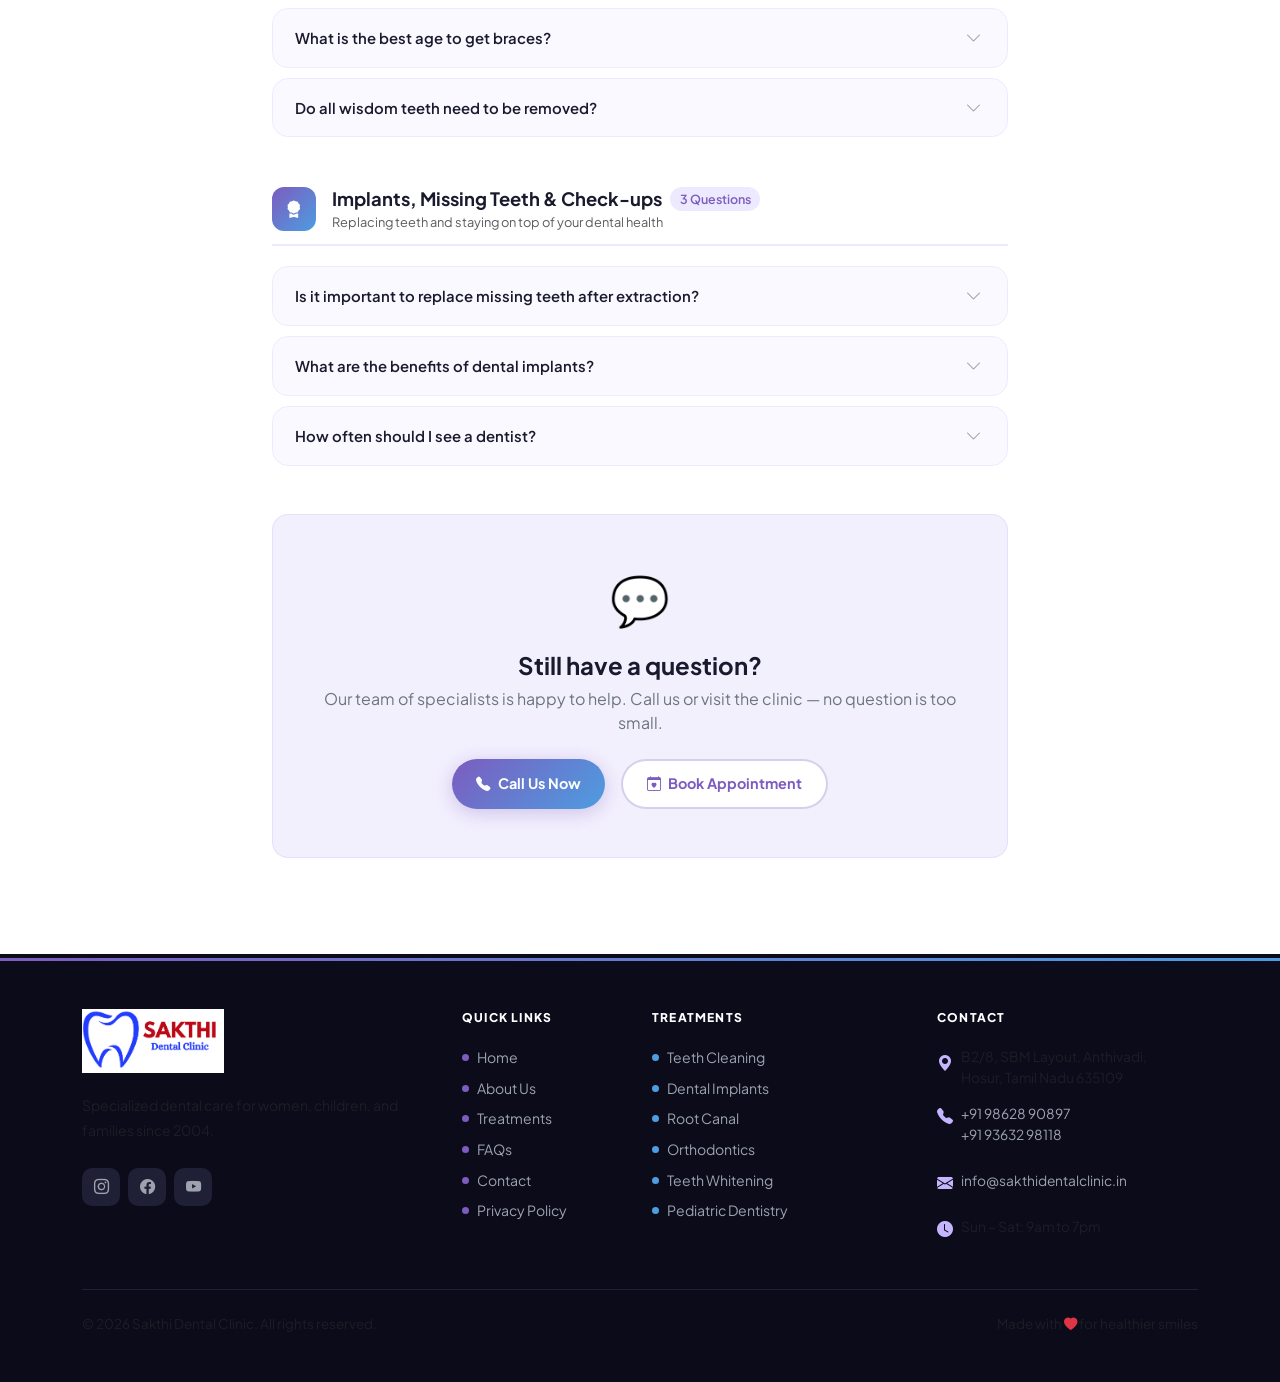
<file: faq.html>
<!DOCTYPE html>
<html lang="en">
<head>
  <meta charset="UTF-8" /><meta name="viewport" content="width=device-width, initial-scale=1.0" />
  <title>FAQs — Sakthi Dental Clinic, Hosur</title>
  <meta name="description" content="Get answers to common dental questions at Sakthi Dental Clinic Hosur — pain relief, scaling, root canal, implants, braces, oral hygiene, and more." />
  <link rel="icon" type="image/png" href="image/SDC Logo.png" />
  <link rel="stylesheet" href="https://cdn.jsdelivr.net/npm/bootstrap@5.3.3/dist/css/bootstrap.min.css" />
  <link rel="stylesheet" href="https://cdn.jsdelivr.net/npm/bootstrap-icons@1.11.3/font/bootstrap-icons.min.css" />
  <link href="https://fonts.googleapis.com/css2?family=Plus+Jakarta+Sans:wght@300;400;500;600;700;800&display=swap" rel="stylesheet" />
  <link rel="stylesheet" href="css/style.css" />
  <style>
    .faq-cat-header {
      display: flex;
      align-items: center;
      gap: 1rem;
      margin-bottom: 1.25rem;
      padding-bottom: .75rem;
      border-bottom: 2px solid var(--lavender-100);
    }
    .faq-cat-icon {
      width: 44px; height: 44px;
      border-radius: 12px;
      background: var(--gradient-brand);
      display: flex; align-items: center; justify-content: center;
      color: #fff;
      font-size: 1.1rem;
      flex-shrink: 0;
    }
    .faq-cat-title {
      font-size: 1.15rem;
      font-weight: 700;
      color: #1a1a2e;
    }
    .faq-cat-count {
      font-size: .78rem;
      font-weight: 600;
      color: var(--brand-primary);
      background: var(--lavender-100);
      border-radius: 999px;
      padding: .15rem .6rem;
    }
    .faq-item {
      border: 1.5px solid var(--lavender-100);
      border-radius: 1rem;
      overflow: hidden;
      margin-bottom: .65rem;
      transition: border-color .2s, box-shadow .2s;
    }
    .faq-item:hover { border-color: rgba(124,92,191,.25); }
    .faq-item.open {
      border-color: rgba(124,92,191,.35);
      box-shadow: 0 4px 20px rgba(124,92,191,.1);
    }
    .faq-question {
      width: 100%;
      background: rgba(245,243,255,.5);
      border: none;
      padding: 1.1rem 1.35rem;
      display: flex;
      justify-content: space-between;
      align-items: center;
      font-weight: 600;
      font-size: .93rem;
      color: #1a1a2e;
      cursor: pointer;
      text-align: left;
      gap: 1rem;
      transition: background .2s;
      line-height: 1.5;
    }
    .faq-question:hover { background: var(--lavender-100); }
    .faq-item.open .faq-question { background: #fff; color: var(--brand-primary); }
    .faq-icon {
      font-size: 1rem;
      transition: transform .35s ease;
      flex-shrink: 0;
      color: #9ca3af;
      width: 22px; height: 22px;
      display: flex; align-items: center; justify-content: center;
    }
    .faq-item.open .faq-icon { transform: rotate(180deg); color: var(--brand-primary); }
    .faq-answer {
      max-height: 0;
      overflow: hidden;
      transition: max-height .45s cubic-bezier(.4,0,.2,1);
    }
    .faq-item.open .faq-answer { max-height: 500px; }
    .faq-answer-inner {
      padding: 0 1.35rem 1.35rem;
      font-size: .91rem;
      color: #6b7280;
      line-height: 1.85;
      border-top: 1px solid var(--lavender-100);
      padding-top: 1rem;
    }
  </style>
</head>
<body>

<nav id="mainNav" class="navbar navbar-expand-lg fixed-top bg-transparent">
  <div class="container">
    <a class="navbar-brand" href="index.html">
      <img src="image/SDC Logo.png" alt="Sakthi Dental Clinic Logo" class="nav-logo-img" />
    </a>
    <button class="navbar-toggler" type="button" data-bs-toggle="collapse" data-bs-target="#navbarNav" aria-label="Toggle navigation">
      <i class="bi bi-list" style="font-size:1.5rem;color:#374151"></i>
    </button>
    <div class="collapse navbar-collapse" id="navbarNav">
      <ul class="navbar-nav ms-auto align-items-lg-center gap-lg-1 py-3 py-lg-0">
        <li class="nav-item"><a class="nav-link" href="index.html">Home</a></li>
        <li class="nav-item"><a class="nav-link" href="about.html">About</a></li>
        <li class="nav-item"><a class="nav-link" href="treatments.html">Treatments</a></li>
        <li class="nav-item"><a class="nav-link" href="faq.html">FAQs</a></li>
        <li class="nav-item"><a class="nav-link" href="contact.html">Contact</a></li>
        <li class="nav-item ms-lg-2">
          <a class="btn-brand" href="contact.html" style="font-size:.85rem;padding:.6rem 1.4rem">
            <i class="bi bi-calendar-heart"></i> Fix an Appointment
          </a>
        </li>
      </ul>
    </div>
  </div>
</nav>

<!-- HERO -->
<section class="bg-hero" style="padding:120px 0 60px">
  <div class="container">
    <div class="row align-items-center gy-4">
      <div class="col-lg-7 reveal">
        <span class="section-badge mb-4 d-inline-flex">Patient FAQs</span>
        <h1 class="display-5 fw-bold mb-4">Your Dental Questions, <span class="gradient-text">Answered</span></h1>
        <p class="lead text-secondary mb-5" style="max-width:540px">From pain relief to implants, orthodontics, and oral hygiene — find clear, expert answers to the questions our patients ask most.</p>
        <div class="mx-auto" style="max-width:500px;position:relative">
          <i class="bi bi-search" style="position:absolute;left:1rem;top:50%;transform:translateY(-50%);color:#9ca3af;z-index:1"></i>
          <input type="search" id="faqSearch" class="form-control-custom ps-5" placeholder="Search any dental question..." />
        </div>
      </div>
      <div class="col-lg-5 reveal reveal-delay-2 d-none d-lg-block">
        <div class="row g-3">
          <div class="col-6">
            <div class="glass-purple p-4 rounded-3 text-center">
              <div style="font-size:2.2rem;margin-bottom:.5rem">🦷</div>
              <div class="fw-bold" style="font-size:.88rem">14 FAQs</div>
              <div class="text-muted" style="font-size:.75rem">Expert Answers</div>
            </div>
          </div>
          <div class="col-6">
            <div class="glass-purple p-4 rounded-3 text-center">
              <div style="font-size:2.2rem;margin-bottom:.5rem">💡</div>
              <div class="fw-bold" style="font-size:.88rem">4 Categories</div>
              <div class="text-muted" style="font-size:.75rem">Well Organized</div>
            </div>
          </div>
          <div class="col-6">
            <div class="glass-purple p-4 rounded-3 text-center">
              <div style="font-size:2.2rem;margin-bottom:.5rem">👩⚕️</div>
              <div class="fw-bold" style="font-size:.88rem">9 Doctors</div>
              <div class="text-muted" style="font-size:.75rem">9 Specialists</div>
            </div>
          </div>
          <div class="col-6">
            <div class="glass-purple p-4 rounded-3 text-center">
              <div style="font-size:2.2rem;margin-bottom:.5rem">📞</div>
              <div class="fw-bold" style="font-size:.88rem">Emergency</div>
              <div class="text-muted" style="font-size:.75rem">Support 9am–7pm</div>
            </div>
          </div>
        </div>
      </div>
    </div>
  </div>
</section>

<!-- FAQ CONTENT -->
<section class="section-py bg-white">
  <div class="container">
    <div class="row justify-content-center">
      <div class="col-lg-8">

        <!-- ───────────────────────────────────────────── -->
        <!-- CATEGORY 1: PAIN & TREATMENT NEEDS -->
        <!-- ───────────────────────────────────────────── -->
        <div class="faq-category mb-5 reveal">
          <div class="faq-cat-header">
            <div class="faq-cat-icon"><i class="bi bi-bandaid-fill"></i></div>
            <div>
              <div class="d-flex align-items-center gap-2">
                <span class="faq-cat-title">Pain &amp; Treatment Needs</span>
                <span class="faq-cat-count">4 Questions</span>
              </div>
              <div class="text-muted" style="font-size:.8rem">Understanding tooth pain and when to seek care</div>
            </div>
          </div>

          <div class="faq-item">
            <button class="faq-question" aria-expanded="false">
              Can medication completely relieve tooth pain?
              <span class="faq-icon"><i class="bi bi-chevron-down"></i></span>
            </button>
            <div class="faq-answer" role="region">
              <div class="faq-answer-inner">
                Not entirely. While medications may offer short-term relief, long-lasting relief requires identifying and treating the root cause of the pain through professional dental care. We strongly recommend visiting a dentist as soon as possible rather than relying on painkillers alone.
              </div>
            </div>
          </div>

          <div class="faq-item">
            <button class="faq-question" aria-expanded="false">
              Can painful teeth be treated with fillings?
              <span class="faq-icon"><i class="bi bi-chevron-down"></i></span>
            </button>
            <div class="faq-answer" role="region">
              <div class="faq-answer-inner">
                Not always. If the cavity has reached the pulp — the innermost layer of the tooth — a simple filling won't help. In such cases, root canal treatment or tooth extraction might be necessary to eliminate the source of pain and prevent further infection.
              </div>
            </div>
          </div>

          <div class="faq-item">
            <button class="faq-question" aria-expanded="false">
              Is placing a cap or crown necessary after root canal treatment (RCT)?
              <span class="faq-icon"><i class="bi bi-chevron-down"></i></span>
            </button>
            <div class="faq-answer" role="region">
              <div class="faq-answer-inner">
                Yes. A crown is recommended after RCT to protect the treated tooth, which may be weaker due to decay. It prevents fractures and adds durability, especially during chewing. Skipping a crown after RCT significantly increases the risk of the tooth cracking or failing.
              </div>
            </div>
          </div>

          <div class="faq-item">
            <button class="faq-question" aria-expanded="false">
              Can milk teeth need root canal treatment (RCT)?
              <span class="faq-icon"><i class="bi bi-chevron-down"></i></span>
            </button>
            <div class="faq-answer" role="region">
              <div class="faq-answer-inner">
                Yes. If a milk tooth has a deep cavity and is likely to remain in the mouth for some time, an RCT can preserve it and prevent infection or early loss. Keeping milk teeth healthy is important for proper jaw development and guiding permanent teeth into the right position.
              </div>
            </div>
          </div>
        </div>

        <!-- ───────────────────────────────────────────── -->
        <!-- CATEGORY 2: ORAL HYGIENE & PREVENTION -->
        <!-- ───────────────────────────────────────────── -->
        <div class="faq-category mb-5 reveal">
          <div class="faq-cat-header">
            <div class="faq-cat-icon"><i class="bi bi-shield-check"></i></div>
            <div>
              <div class="d-flex align-items-center gap-2">
                <span class="faq-cat-title">Oral Hygiene &amp; Prevention</span>
                <span class="faq-cat-count">5 Questions</span>
              </div>
              <div class="text-muted" style="font-size:.8rem">Keeping your teeth and gums healthy every day</div>
            </div>
          </div>

          <div class="faq-item">
            <button class="faq-question" aria-expanded="false">
              Does teeth scaling cause enamel damage, sensitivity, or gaps between teeth?
              <span class="faq-icon"><i class="bi bi-chevron-down"></i></span>
            </button>
            <div class="faq-answer" role="region">
              <div class="faq-answer-inner">
                No. Scaling safely removes plaque and tartar from teeth and below the gum line. It doesn't damage enamel or create gaps — the sensation of gaps after scaling is simply because built-up tartar is no longer present. Some temporary sensitivity may occur, but it usually subsides as gums heal and reattach to the teeth.
              </div>
            </div>
          </div>

          <div class="faq-item">
            <button class="faq-question" aria-expanded="false">
              Can fluorosis stains be removed through scaling?
              <span class="faq-icon"><i class="bi bi-chevron-down"></i></span>
            </button>
            <div class="faq-answer" role="region">
              <div class="faq-answer-inner">
                Scaling can remove surface (extrinsic) stains but not fluorosis, which is an internal (intrinsic) stain. Fluorosis may require treatments like bleaching, veneers, or crowns for cosmetic improvement. Our cosmetic dentistry team can assess the best option for your case.
              </div>
            </div>
          </div>

          <div class="faq-item">
            <button class="faq-question" aria-expanded="false">
              How can I maintain good oral hygiene?
              <span class="faq-icon"><i class="bi bi-chevron-down"></i></span>
            </button>
            <div class="faq-answer" role="region">
              <div class="faq-answer-inner">
                Brush your teeth twice daily with proper technique, rinse after meals, floss regularly, and schedule routine check-ups with your dentist. Avoid excessive sugary foods and drinks, and drink plenty of water. Consistency in your oral hygiene routine is key to preventing most dental problems.
              </div>
            </div>
          </div>

          <div class="faq-item">
            <button class="faq-question" aria-expanded="false">
              Which type of toothbrush and toothpaste should I use?
              <span class="faq-icon"><i class="bi bi-chevron-down"></i></span>
            </button>
            <div class="faq-answer" role="region">
              <div class="faq-answer-inner">
                Use a soft or medium-bristled toothbrush with a small head to reach all areas comfortably. Choose a non-abrasive fluoride toothpaste appropriate for your needs (sensitivity, whitening, etc.) and replace your toothbrush every three months or sooner if the bristles are frayed.
              </div>
            </div>
          </div>

          <div class="faq-item">
            <button class="faq-question" aria-expanded="false">
              What causes tooth sensitivity?
              <span class="faq-icon"><i class="bi bi-chevron-down"></i></span>
            </button>
            <div class="faq-answer" role="region">
              <div class="faq-answer-inner">
                Tooth sensitivity can result from enamel wear due to acidic foods or over-brushing, tooth decay, exposed tooth roots caused by gum recession, or hairline cracks in the teeth. Sensitivity deserves a professional evaluation to identify the root cause and determine the right treatment.
              </div>
            </div>
          </div>
        </div>

        <!-- ───────────────────────────────────────────── -->
        <!-- CATEGORY 3: ORTHODONTICS & ALIGNMENT -->
        <!-- ───────────────────────────────────────────── -->
        <div class="faq-category mb-5 reveal">
          <div class="faq-cat-header">
            <div class="faq-cat-icon"><i class="bi bi-arrow-left-right"></i></div>
            <div>
              <div class="d-flex align-items-center gap-2">
                <span class="faq-cat-title">Orthodontics &amp; Alignment</span>
                <span class="faq-cat-count">2 Questions</span>
              </div>
              <div class="text-muted" style="font-size:.8rem">Braces, aligners, and straightening your smile</div>
            </div>
          </div>

          <div class="faq-item">
            <button class="faq-question" aria-expanded="false">
              What is the best age to get braces?
              <span class="faq-icon"><i class="bi bi-chevron-down"></i></span>
            </button>
            <div class="faq-answer" role="region">
              <div class="faq-answer-inner">
                Braces are most effective between ages 12 and 14, when the jaw and teeth are still developing and respond well to orthodontic forces. However, some cases may benefit from earlier intervention depending on the condition. Adults can also achieve excellent results with braces or clear aligners at any age.
              </div>
            </div>
          </div>

          <div class="faq-item">
            <button class="faq-question" aria-expanded="false">
              Do all wisdom teeth need to be removed?
              <span class="faq-icon"><i class="bi bi-chevron-down"></i></span>
            </button>
            <div class="faq-answer" role="region">
              <div class="faq-answer-inner">
                No. Wisdom teeth only require removal if they are impacted, infected, or causing pain due to crowding or damage to adjacent teeth. If your wisdom teeth have erupted properly and are not causing any issues, they can generally be left in place with regular monitoring.
              </div>
            </div>
          </div>
        </div>

        <!-- ───────────────────────────────────────────── -->
        <!-- CATEGORY 4: IMPLANTS, MISSING TEETH & CHECKUPS -->
        <!-- ───────────────────────────────────────────── -->
        <div class="faq-category mb-5 reveal">
          <div class="faq-cat-header">
            <div class="faq-cat-icon"><i class="bi bi-award-fill"></i></div>
            <div>
              <div class="d-flex align-items-center gap-2">
                <span class="faq-cat-title">Implants, Missing Teeth &amp; Check-ups</span>
                <span class="faq-cat-count">3 Questions</span>
              </div>
              <div class="text-muted" style="font-size:.8rem">Replacing teeth and staying on top of your dental health</div>
            </div>
          </div>

          <div class="faq-item">
            <button class="faq-question" aria-expanded="false">
              Is it important to replace missing teeth after extraction?
              <span class="faq-icon"><i class="bi bi-chevron-down"></i></span>
            </button>
            <div class="faq-answer" role="region">
              <div class="faq-answer-inner">
                Yes. Replacing extracted teeth helps maintain proper bite alignment and prevents adjacent teeth from drifting or shifting into the gap over time. Missing teeth can also affect jawbone health, facial structure, chewing ability, and speech. Options include implants, bridges, and dentures.
              </div>
            </div>
          </div>

          <div class="faq-item">
            <button class="faq-question" aria-expanded="false">
              What are the benefits of dental implants?
              <span class="faq-icon"><i class="bi bi-chevron-down"></i></span>
            </button>
            <div class="faq-answer" role="region">
              <div class="faq-answer-inner">
                Dental implants restore both the appearance and full functionality of missing teeth. They provide a stable, natural-looking and feeling solution that preserves jawbone health, improves confidence, and enhances overall quality of life. With proper care, implants can last a lifetime — making them the gold standard for tooth replacement.
              </div>
            </div>
          </div>

          <div class="faq-item">
            <button class="faq-question" aria-expanded="false">
              How often should I see a dentist?
              <span class="faq-icon"><i class="bi bi-chevron-down"></i></span>
            </button>
            <div class="faq-answer" role="region">
              <div class="faq-answer-inner">
                Visiting your dentist every six months is recommended for routine check-ups, professional cleaning, and preventive care. Regular visits allow early detection of potential issues before they become costly or painful. Patients with gum disease, high cavity risk, or ongoing treatments may need to visit more frequently.
              </div>
            </div>
          </div>
        </div>

        <!-- STILL HAVE QUESTIONS CTA -->
        <div class="reveal">
          <div class="glass-purple p-5 rounded-4 text-center" style="border-radius:1.5rem">
            <div style="font-size:3rem;margin-bottom:1rem">💬</div>
            <h4 class="fw-bold mb-2">Still have a question?</h4>
            <p class="text-secondary mb-4">Our team of specialists is happy to help. Call us or visit the clinic — no question is too small.</p>
            <div class="d-flex flex-wrap gap-3 justify-content-center">
              <a href="tel:+919862890897" class="btn-brand px-4">
                <i class="bi bi-telephone-fill"></i> Call Us Now
              </a>
              <a href="contact.html" class="btn-outline-brand px-4">
                <i class="bi bi-calendar-heart"></i> Book Appointment
              </a>
            </div>
          </div>
        </div>

      </div>
    </div>
  </div>
</section>

<!-- FOOTER -->
<footer id="footer" class="pt-1">
  <div style="height:3px;background:linear-gradient(135deg,#7c5cbf,#4d9de0)"></div>
  <div class="container py-5">
    <div class="row gy-5">
      <div class="col-lg-4">
        <a href="index.html"><img src="image/SDC Logo.png" alt="Sakthi Dental Clinic" style="height:64px;object-fit:contain;margin-bottom:1.25rem;display:block" /></a>
        <p class="text-muted mb-4" style="font-size:.88rem;line-height:1.8">Specialized dental care for women, children, and families since 2004.</p>
        <div class="d-flex gap-2">
          <a href="https://instagram.com" target="_blank" class="social-btn instagram" aria-label="Instagram"><i class="bi bi-instagram"></i></a>
          <a href="https://facebook.com" target="_blank" class="social-btn facebook" aria-label="Facebook"><i class="bi bi-facebook"></i></a>
          <a href="https://youtube.com" target="_blank" class="social-btn youtube" aria-label="YouTube"><i class="bi bi-youtube"></i></a>
        </div>
      </div>
      <div class="col-sm-6 col-lg-2">
        <div class="footer-heading">Quick Links</div>
        <a href="index.html" class="footer-link"><span class="footer-dot"></span>Home</a>
        <a href="about.html" class="footer-link"><span class="footer-dot"></span>About Us</a>
        <a href="treatments.html" class="footer-link"><span class="footer-dot"></span>Treatments</a>
        <a href="faq.html" class="footer-link"><span class="footer-dot"></span>FAQs</a>
        <a href="contact.html" class="footer-link"><span class="footer-dot"></span>Contact</a>
        <a href="privacy-policy.html" class="footer-link"><span class="footer-dot"></span>Privacy Policy</a>
      </div>
      <div class="col-sm-6 col-lg-3">
        <div class="footer-heading">Treatments</div>
        <a href="treatments.html" class="footer-link"><span class="footer-dot footer-dot-blue"></span>Teeth Cleaning</a>
        <a href="treatments.html" class="footer-link"><span class="footer-dot footer-dot-blue"></span>Dental Implants</a>
        <a href="treatments.html" class="footer-link"><span class="footer-dot footer-dot-blue"></span>Root Canal</a>
        <a href="treatments.html" class="footer-link"><span class="footer-dot footer-dot-blue"></span>Orthodontics</a>
        <a href="treatments.html" class="footer-link"><span class="footer-dot footer-dot-blue"></span>Teeth Whitening</a>
        <a href="treatments.html" class="footer-link"><span class="footer-dot footer-dot-blue"></span>Pediatric Dentistry</a>
      </div>
      <div class="col-lg-3">
        <div class="footer-heading">Contact</div>
        <div class="d-flex gap-2 mb-3 align-items-start">
          <i class="bi bi-geo-alt-fill mt-1" style="color:#c4b5fd;flex-shrink:0"></i>
          <span class="text-muted" style="font-size:.86rem">B2/8, SBM Layout, Anthivadi,<br>Hosur, Tamil Nadu 635109</span>
        </div>
        <div class="d-flex gap-2 mb-3">
          <i class="bi bi-telephone-fill" style="color:#c4b5fd;flex-shrink:0"></i>
          <div>
            <a href="tel:+919862890897" class="footer-link d-block p-0 mb-0" style="font-size:.86rem">+91 98628 90897</a>
            <a href="tel:+919363298118" class="footer-link d-block p-0" style="font-size:.86rem">+91 93632 98118</a>
          </div>
        </div>
        <div class="d-flex gap-2 mb-3">
          <i class="bi bi-envelope-fill" style="color:#c4b5fd;flex-shrink:0"></i>
          <a href="mailto:info@sakthidentalclinic.in" class="footer-link p-0" style="font-size:.86rem">info@sakthidentalclinic.in</a>
        </div>
        <div class="d-flex gap-2">
          <i class="bi bi-clock-fill" style="color:#c4b5fd;flex-shrink:0"></i>
          <span class="text-muted" style="font-size:.86rem">Sun – Sat: 9am to 7pm</span>
        </div>
      </div>
    </div>
    <div class="mt-5 pt-4 border-top d-flex flex-column flex-sm-row justify-content-between align-items-center gap-3" style="border-color:#1f1f35!important">
      <p class="text-muted mb-0" style="font-size:.84rem">© 2026 Sakthi Dental Clinic. All rights reserved.</p>
      <p class="text-muted mb-0" style="font-size:.84rem">Made with <i class="bi bi-heart-fill text-danger"></i> for healthier smiles</p>
    </div>
  </div>
</footer>

<a href="https://wa.me/919862890897?text=Hello%2C%20I%20would%20like%20to%20book%20an%20appointment." target="_blank" class="whatsapp-fab" aria-label="Chat on WhatsApp">
  <svg width="30" height="30" viewBox="0 0 24 24" fill="white"><path d="M17.472 14.382c-.297-.149-1.758-.867-2.03-.967-.273-.099-.471-.148-.67.15-.197.297-.767.966-.94 1.164-.173.199-.347.223-.644.075-.297-.15-1.255-.463-2.39-1.475-.883-.788-1.48-1.761-1.653-2.059-.173-.297-.018-.458.13-.606.134-.133.298-.347.446-.52.149-.174.198-.298.298-.497.099-.198.05-.371-.025-.52-.075-.149-.669-1.612-.916-2.207-.242-.579-.487-.5-.669-.51-.173-.008-.371-.01-.57-.01-.198 0-.52.074-.792.372-.272.297-1.04 1.016-1.04 2.479 0 1.462 1.065 2.875 1.213 3.074.149.198 2.096 3.2 5.077 4.487.709.306 1.262.489 1.694.625.712.227 1.36.195 1.871.118.571-.085 1.758-.719 2.006-1.413.248-.694.248-1.289.173-1.413-.074-.124-.272-.198-.57-.347m-5.421 7.403h-.004a9.87 9.87 0 01-5.031-1.378l-.361-.214-3.741.982.998-3.648-.235-.374a9.86 9.86 0 01-1.51-5.26c.001-5.45 4.436-9.884 9.888-9.884 2.64 0 5.122 1.03 6.988 2.898a9.825 9.825 0 012.893 6.994c-.003 5.45-4.437 9.884-9.885 9.884m8.413-18.297A11.815 11.815 0 0012.05 0C5.495 0 .16 5.335.157 11.892c0 2.096.547 4.142 1.588 5.945L.057 24l6.305-1.654a11.882 11.882 0 005.683 1.448h.005c6.554 0 11.89-5.335 11.893-11.893a11.821 11.821 0 00-3.48-8.413z"/></svg>
</a>

<script src="https://cdn.jsdelivr.net/npm/bootstrap@5.3.3/dist/js/bootstrap.bundle.min.js"></script>
<script src="js/main.js"></script>
</body>
</html>
</file>
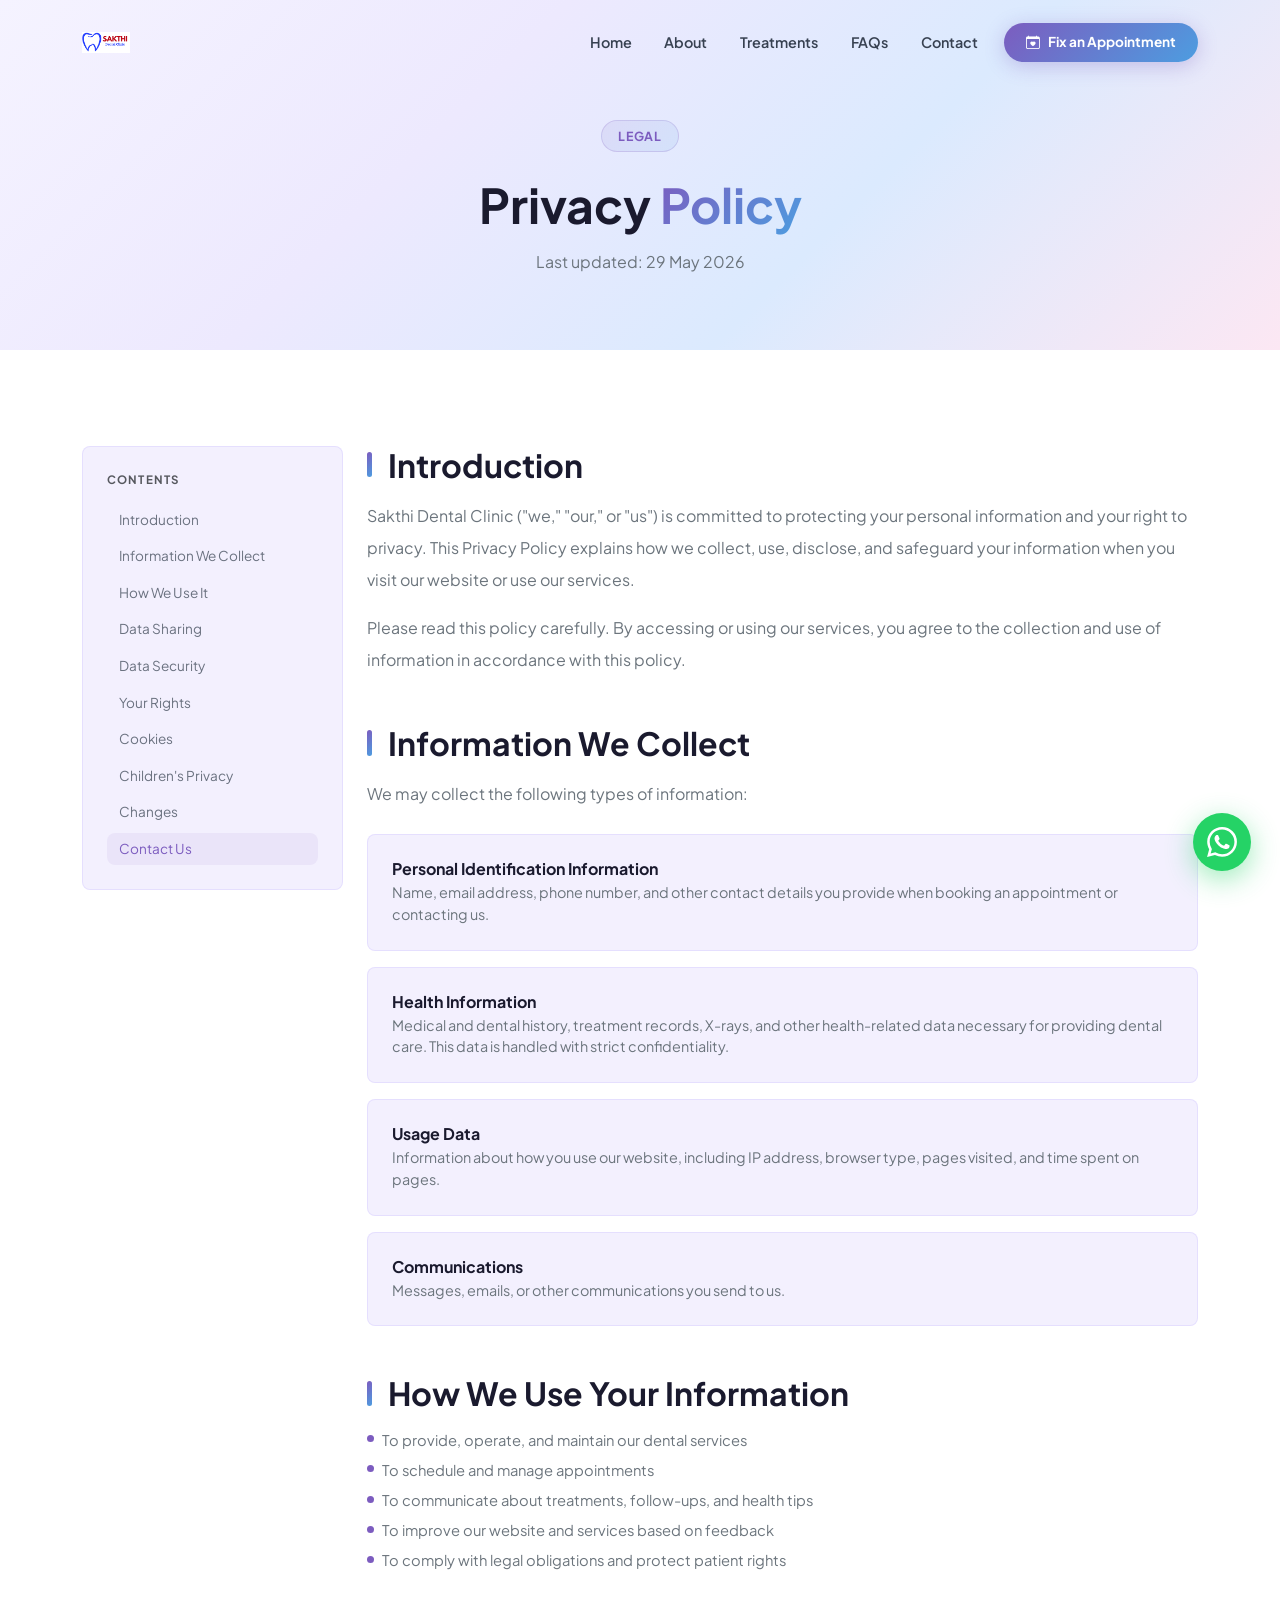
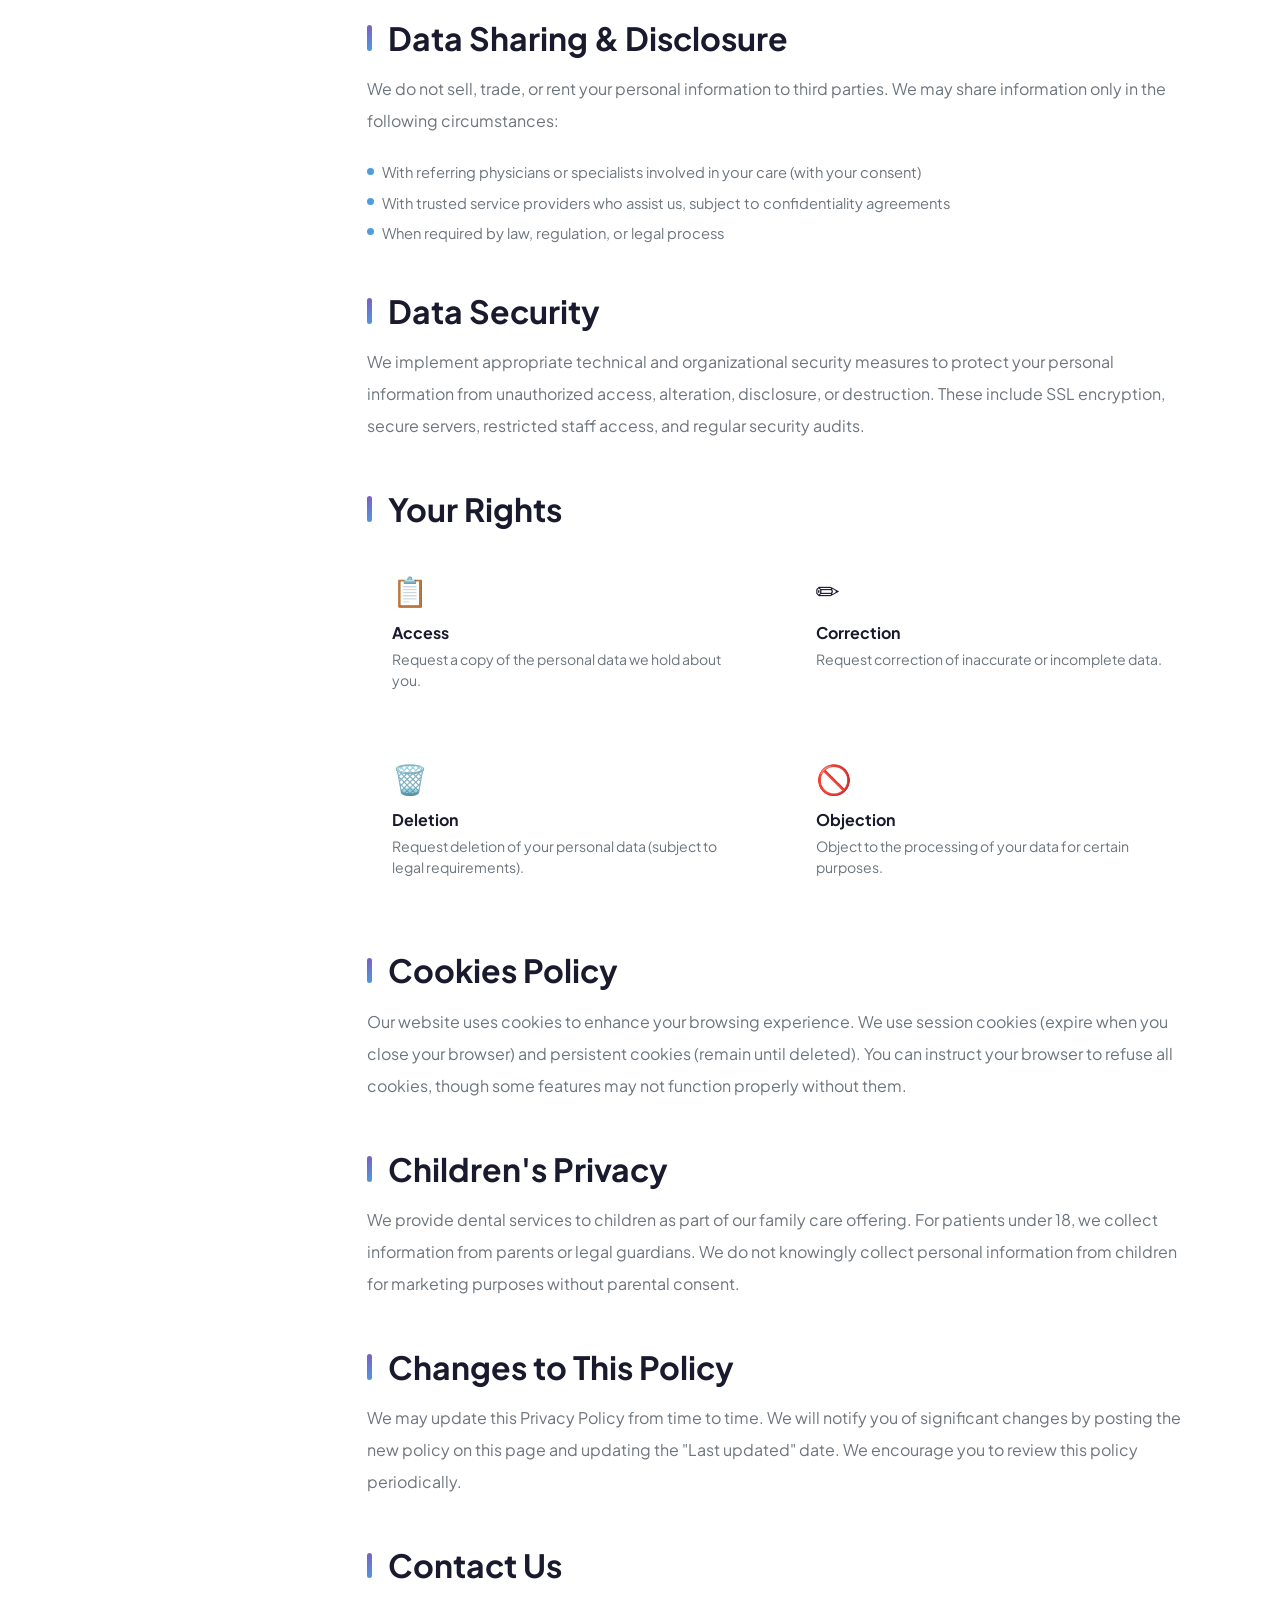
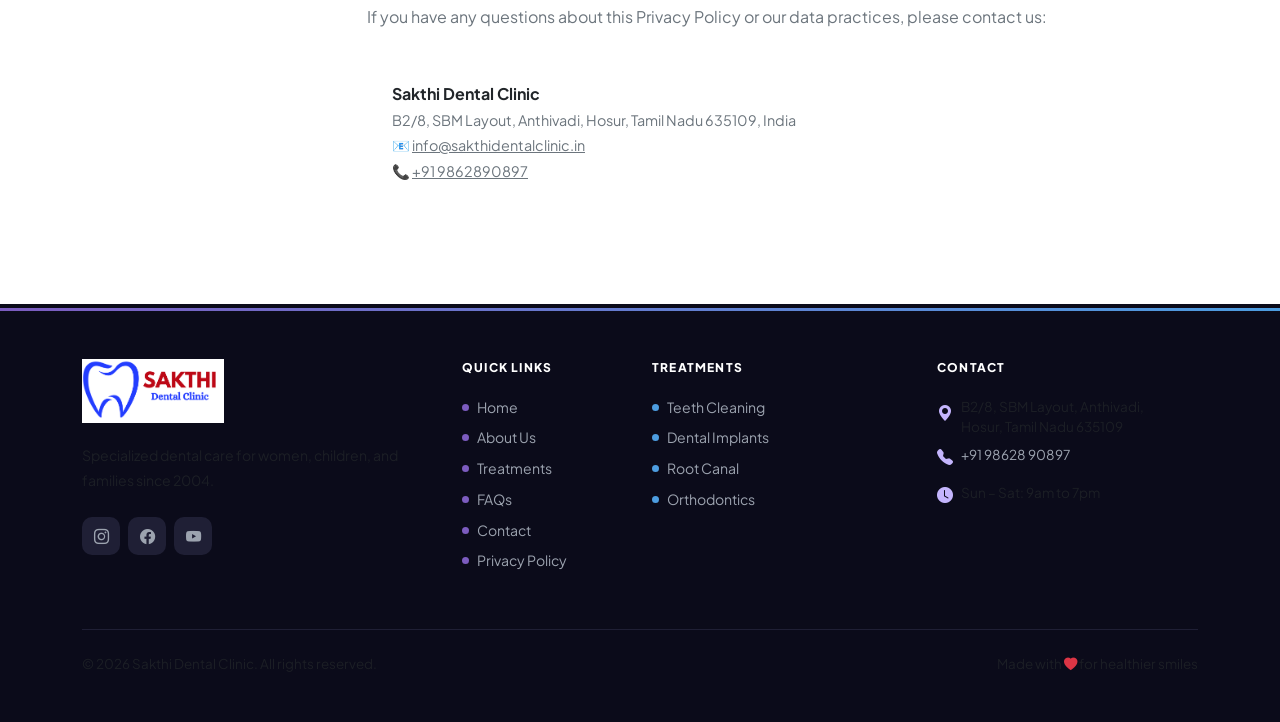
<file: privacy-policy.html>
<!DOCTYPE html>
<html lang="en">
<head>
  <meta charset="UTF-8" /><meta name="viewport" content="width=device-width, initial-scale=1.0" />
  <title>Privacy Policy — Sakthi Dental Clinic, Hosur</title>
  <meta name="description" content="Read the Privacy Policy of Sakthi Dental Clinic — how we collect, use, and protect your personal information." />
  <link rel="icon" type="image/png" href="image/SDC Logo.png" />
  <link rel="stylesheet" href="https://cdn.jsdelivr.net/npm/bootstrap@5.3.3/dist/css/bootstrap.min.css" />
  <link rel="stylesheet" href="https://cdn.jsdelivr.net/npm/bootstrap-icons@1.11.3/font/bootstrap-icons.min.css" />
  <link href="https://fonts.googleapis.com/css2?family=Plus+Jakarta+Sans:wght@300;400;500;600;700;800&display=swap" rel="stylesheet" />
  <link rel="stylesheet" href="css/style.css" />
</head>
<body>

<nav id="mainNav" class="navbar navbar-expand-lg fixed-top bg-transparent">
  <div class="container">
    <a class="navbar-brand" href="index.html">
      <img src="image/SDC Logo.png" alt="Sakthi Dental Clinic Logo" class="nav-logo-img" />
    </a>
    <button class="navbar-toggler" type="button" data-bs-toggle="collapse" data-bs-target="#navbarNav">
      <i class="bi bi-list" style="font-size:1.5rem;color:#374151"></i>
    </button>
    <div class="collapse navbar-collapse" id="navbarNav">
      <ul class="navbar-nav ms-auto align-items-lg-center gap-lg-1 py-3 py-lg-0">
        <li class="nav-item"><a class="nav-link" href="index.html">Home</a></li>
        <li class="nav-item"><a class="nav-link" href="about.html">About</a></li>
        <li class="nav-item"><a class="nav-link" href="treatments.html">Treatments</a></li>
        <li class="nav-item"><a class="nav-link" href="faq.html">FAQs</a></li>
        <li class="nav-item"><a class="nav-link" href="contact.html">Contact</a></li>
        <li class="nav-item ms-lg-2"><a class="btn-brand" href="contact.html" style="font-size:.85rem;padding:.6rem 1.4rem"><i class="bi bi-calendar-heart"></i> Fix an Appointment</a></li>
      </ul>
    </div>
  </div>
</nav>

<section class="bg-hero text-center" style="padding:120px 0 60px">
  <div class="container reveal">
    <span class="section-badge mb-4 d-inline-flex">Legal</span>
    <h1 class="display-5 fw-bold mb-3">Privacy <span class="gradient-text">Policy</span></h1>
    <p class="text-secondary">Last updated: 29 May 2026</p>
  </div>
</section>

<section class="section-py bg-white">
  <div class="container">
    <div class="row">
      <div class="col-lg-3 d-none d-lg-block">
        <div class="sticky-top" style="top:88px">
          <div class="glass-purple rounded-3 p-4">
            <p class="fw-bold text-muted text-uppercase mb-3" style="font-size:.72rem;letter-spacing:.1em">Contents</p>
            <nav class="d-flex flex-column gap-1">
              <a href="#introduction" class="toc-item active">Introduction</a>
              <a href="#info-collect" class="toc-item">Information We Collect</a>
              <a href="#how-we-use" class="toc-item">How We Use It</a>
              <a href="#data-sharing" class="toc-item">Data Sharing</a>
              <a href="#data-security" class="toc-item">Data Security</a>
              <a href="#your-rights" class="toc-item">Your Rights</a>
              <a href="#cookies" class="toc-item">Cookies</a>
              <a href="#children" class="toc-item">Children's Privacy</a>
              <a href="#changes" class="toc-item">Changes</a>
              <a href="#pp-contact" class="toc-item">Contact Us</a>
            </nav>
          </div>
        </div>
      </div>
      <div class="col-lg-9">
        <div class="d-flex flex-column gap-5">
          <section id="introduction" class="pp-section reveal">
            <h2 class="fw-bold mb-3 d-flex align-items-center gap-3"><span style="width:5px;height:1.6rem;background:var(--gradient-brand);border-radius:3px;display:inline-block"></span>Introduction</h2>
            <p class="text-secondary lh-lg">Sakthi Dental Clinic ("we," "our," or "us") is committed to protecting your personal information and your right to privacy. This Privacy Policy explains how we collect, use, disclose, and safeguard your information when you visit our website or use our services.</p>
            <p class="text-secondary lh-lg mb-0">Please read this policy carefully. By accessing or using our services, you agree to the collection and use of information in accordance with this policy.</p>
          </section>
          <section id="info-collect" class="pp-section reveal">
            <h2 class="fw-bold mb-3 d-flex align-items-center gap-3"><span style="width:5px;height:1.6rem;background:var(--gradient-brand);border-radius:3px;display:inline-block"></span>Information We Collect</h2>
            <p class="text-secondary lh-lg mb-4">We may collect the following types of information:</p>
            <div class="d-flex flex-column gap-3">
              <div class="glass-purple rounded-3 p-4"><h6 class="fw-bold mb-1">Personal Identification Information</h6><p class="text-secondary mb-0" style="font-size:.9rem">Name, email address, phone number, and other contact details you provide when booking an appointment or contacting us.</p></div>
              <div class="glass-purple rounded-3 p-4"><h6 class="fw-bold mb-1">Health Information</h6><p class="text-secondary mb-0" style="font-size:.9rem">Medical and dental history, treatment records, X-rays, and other health-related data necessary for providing dental care. This data is handled with strict confidentiality.</p></div>
              <div class="glass-purple rounded-3 p-4"><h6 class="fw-bold mb-1">Usage Data</h6><p class="text-secondary mb-0" style="font-size:.9rem">Information about how you use our website, including IP address, browser type, pages visited, and time spent on pages.</p></div>
              <div class="glass-purple rounded-3 p-4"><h6 class="fw-bold mb-1">Communications</h6><p class="text-secondary mb-0" style="font-size:.9rem">Messages, emails, or other communications you send to us.</p></div>
            </div>
          </section>
          <section id="how-we-use" class="pp-section reveal">
            <h2 class="fw-bold mb-3 d-flex align-items-center gap-3"><span style="width:5px;height:1.6rem;background:var(--gradient-brand);border-radius:3px;display:inline-block"></span>How We Use Your Information</h2>
            <ul class="d-flex flex-column gap-2 mb-0 ps-0" style="list-style:none">
              <li class="d-flex gap-2 align-items-start text-secondary" style="font-size:.92rem"><span style="width:7px;height:7px;border-radius:50%;background:#7c5cbf;flex-shrink:0;margin-top:.42rem"></span>To provide, operate, and maintain our dental services</li>
              <li class="d-flex gap-2 align-items-start text-secondary" style="font-size:.92rem"><span style="width:7px;height:7px;border-radius:50%;background:#7c5cbf;flex-shrink:0;margin-top:.42rem"></span>To schedule and manage appointments</li>
              <li class="d-flex gap-2 align-items-start text-secondary" style="font-size:.92rem"><span style="width:7px;height:7px;border-radius:50%;background:#7c5cbf;flex-shrink:0;margin-top:.42rem"></span>To communicate about treatments, follow-ups, and health tips</li>
              <li class="d-flex gap-2 align-items-start text-secondary" style="font-size:.92rem"><span style="width:7px;height:7px;border-radius:50%;background:#7c5cbf;flex-shrink:0;margin-top:.42rem"></span>To improve our website and services based on feedback</li>
              <li class="d-flex gap-2 align-items-start text-secondary" style="font-size:.92rem"><span style="width:7px;height:7px;border-radius:50%;background:#7c5cbf;flex-shrink:0;margin-top:.42rem"></span>To comply with legal obligations and protect patient rights</li>
            </ul>
          </section>
          <section id="data-sharing" class="pp-section reveal">
            <h2 class="fw-bold mb-3 d-flex align-items-center gap-3"><span style="width:5px;height:1.6rem;background:var(--gradient-brand);border-radius:3px;display:inline-block"></span>Data Sharing &amp; Disclosure</h2>
            <p class="text-secondary lh-lg mb-4">We do not sell, trade, or rent your personal information to third parties. We may share information only in the following circumstances:</p>
            <ul class="d-flex flex-column gap-2 mb-0 ps-0" style="list-style:none">
              <li class="d-flex gap-2 align-items-start text-secondary" style="font-size:.92rem"><span style="width:7px;height:7px;border-radius:50%;background:#4d9de0;flex-shrink:0;margin-top:.42rem"></span>With referring physicians or specialists involved in your care (with your consent)</li>
              <li class="d-flex gap-2 align-items-start text-secondary" style="font-size:.92rem"><span style="width:7px;height:7px;border-radius:50%;background:#4d9de0;flex-shrink:0;margin-top:.42rem"></span>With trusted service providers who assist us, subject to confidentiality agreements</li>
              <li class="d-flex gap-2 align-items-start text-secondary" style="font-size:.92rem"><span style="width:7px;height:7px;border-radius:50%;background:#4d9de0;flex-shrink:0;margin-top:.42rem"></span>When required by law, regulation, or legal process</li>
            </ul>
          </section>
          <section id="data-security" class="pp-section reveal">
            <h2 class="fw-bold mb-3 d-flex align-items-center gap-3"><span style="width:5px;height:1.6rem;background:var(--gradient-brand);border-radius:3px;display:inline-block"></span>Data Security</h2>
            <p class="text-secondary lh-lg mb-0">We implement appropriate technical and organizational security measures to protect your personal information from unauthorized access, alteration, disclosure, or destruction. These include SSL encryption, secure servers, restricted staff access, and regular security audits.</p>
          </section>
          <section id="your-rights" class="pp-section reveal">
            <h2 class="fw-bold mb-3 d-flex align-items-center gap-3"><span style="width:5px;height:1.6rem;background:var(--gradient-brand);border-radius:3px;display:inline-block"></span>Your Rights</h2>
            <div class="row g-3">
              <div class="col-sm-6"><div class="glass rounded-3 p-4"><div class="mb-2" style="font-size:1.8rem">📋</div><div class="fw-bold mb-1">Access</div><p class="text-secondary mb-0" style="font-size:.88rem">Request a copy of the personal data we hold about you.</p></div></div>
              <div class="col-sm-6"><div class="glass rounded-3 p-4"><div class="mb-2" style="font-size:1.8rem">✏️</div><div class="fw-bold mb-1">Correction</div><p class="text-secondary mb-0" style="font-size:.88rem">Request correction of inaccurate or incomplete data.</p></div></div>
              <div class="col-sm-6"><div class="glass rounded-3 p-4"><div class="mb-2" style="font-size:1.8rem">🗑️</div><div class="fw-bold mb-1">Deletion</div><p class="text-secondary mb-0" style="font-size:.88rem">Request deletion of your personal data (subject to legal requirements).</p></div></div>
              <div class="col-sm-6"><div class="glass rounded-3 p-4"><div class="mb-2" style="font-size:1.8rem">🚫</div><div class="fw-bold mb-1">Objection</div><p class="text-secondary mb-0" style="font-size:.88rem">Object to the processing of your data for certain purposes.</p></div></div>
            </div>
          </section>
          <section id="cookies" class="pp-section reveal">
            <h2 class="fw-bold mb-3 d-flex align-items-center gap-3"><span style="width:5px;height:1.6rem;background:var(--gradient-brand);border-radius:3px;display:inline-block"></span>Cookies Policy</h2>
            <p class="text-secondary lh-lg mb-0">Our website uses cookies to enhance your browsing experience. We use session cookies (expire when you close your browser) and persistent cookies (remain until deleted). You can instruct your browser to refuse all cookies, though some features may not function properly without them.</p>
          </section>
          <section id="children" class="pp-section reveal">
            <h2 class="fw-bold mb-3 d-flex align-items-center gap-3"><span style="width:5px;height:1.6rem;background:var(--gradient-brand);border-radius:3px;display:inline-block"></span>Children's Privacy</h2>
            <p class="text-secondary lh-lg mb-0">We provide dental services to children as part of our family care offering. For patients under 18, we collect information from parents or legal guardians. We do not knowingly collect personal information from children for marketing purposes without parental consent.</p>
          </section>
          <section id="changes" class="pp-section reveal">
            <h2 class="fw-bold mb-3 d-flex align-items-center gap-3"><span style="width:5px;height:1.6rem;background:var(--gradient-brand);border-radius:3px;display:inline-block"></span>Changes to This Policy</h2>
            <p class="text-secondary lh-lg mb-0">We may update this Privacy Policy from time to time. We will notify you of significant changes by posting the new policy on this page and updating the "Last updated" date. We encourage you to review this policy periodically.</p>
          </section>
          <section id="pp-contact" class="pp-section reveal">
            <h2 class="fw-bold mb-3 d-flex align-items-center gap-3"><span style="width:5px;height:1.6rem;background:var(--gradient-brand);border-radius:3px;display:inline-block"></span>Contact Us</h2>
            <p class="text-secondary lh-lg mb-4">If you have any questions about this Privacy Policy or our data practices, please contact us:</p>
            <div class="glass rounded-3 p-4">
              <p class="fw-bold text-dark mb-1">Sakthi Dental Clinic</p>
              <p class="text-secondary mb-1" style="font-size:.9rem">B2/8, SBM Layout, Anthivadi, Hosur, Tamil Nadu 635109, India</p>
              <p class="text-secondary mb-1" style="font-size:.9rem">📧 <a href="mailto:info@sakthidentalclinic.in" class="text-secondary">info@sakthidentalclinic.in</a></p>
              <p class="text-secondary mb-0" style="font-size:.9rem">📞 <a href="tel:+919862890897" class="text-secondary">+91 9862890897</a></p>
            </div>
          </section>
        </div>
      </div>
    </div>
  </div>
</section>

<footer id="footer" class="pt-1">
  <div style="height:3px;background:linear-gradient(135deg,#7c5cbf,#4d9de0)"></div>
  <div class="container py-5">
    <div class="row gy-5">
      <div class="col-lg-4"><a href="index.html"><img src="image/SDC Logo.png" alt="Sakthi Dental Clinic" style="height:64px;object-fit:contain;margin-bottom:1.25rem;display:block" /></a><p class="text-muted mb-4" style="font-size:.88rem;line-height:1.8">Specialized dental care for women, children, and families since 2004.</p><div class="d-flex gap-2"><a href="https://instagram.com" target="_blank" class="social-btn instagram" aria-label="Instagram"><i class="bi bi-instagram"></i></a><a href="https://facebook.com" target="_blank" class="social-btn facebook" aria-label="Facebook"><i class="bi bi-facebook"></i></a><a href="https://youtube.com" target="_blank" class="social-btn youtube" aria-label="YouTube"><i class="bi bi-youtube"></i></a></div></div>
      <div class="col-sm-6 col-lg-2"><div class="footer-heading">Quick Links</div><a href="index.html" class="footer-link"><span class="footer-dot"></span>Home</a><a href="about.html" class="footer-link"><span class="footer-dot"></span>About Us</a><a href="treatments.html" class="footer-link"><span class="footer-dot"></span>Treatments</a><a href="faq.html" class="footer-link"><span class="footer-dot"></span>FAQs</a><a href="contact.html" class="footer-link"><span class="footer-dot"></span>Contact</a><a href="privacy-policy.html" class="footer-link"><span class="footer-dot"></span>Privacy Policy</a></div>
      <div class="col-sm-6 col-lg-3"><div class="footer-heading">Treatments</div><a href="treatments.html" class="footer-link"><span class="footer-dot footer-dot-blue"></span>Teeth Cleaning</a><a href="treatments.html" class="footer-link"><span class="footer-dot footer-dot-blue"></span>Dental Implants</a><a href="treatments.html" class="footer-link"><span class="footer-dot footer-dot-blue"></span>Root Canal</a><a href="treatments.html" class="footer-link"><span class="footer-dot footer-dot-blue"></span>Orthodontics</a></div>
      <div class="col-lg-3"><div class="footer-heading">Contact</div><div class="d-flex gap-2 mb-2 align-items-start"><i class="bi bi-geo-alt-fill mt-1" style="color:#c4b5fd;flex-shrink:0"></i><span class="text-muted" style="font-size:.85rem">B2/8, SBM Layout, Anthivadi,<br>Hosur, Tamil Nadu 635109</span></div><div class="d-flex gap-2 mb-2"><i class="bi bi-telephone-fill" style="color:#c4b5fd"></i><a href="tel:+919862890897" class="footer-link p-0" style="font-size:.85rem">+91 98628 90897</a></div><div class="d-flex gap-2"><i class="bi bi-clock-fill" style="color:#c4b5fd"></i><span class="text-muted" style="font-size:.85rem">Sun – Sat: 9am to 7pm</span></div></div>
    </div>
    <div class="mt-5 pt-4 border-top d-flex flex-column flex-sm-row justify-content-between align-items-center gap-3" style="border-color:#1f1f35!important">
      <p class="text-muted mb-0" style="font-size:.84rem">© 2026 Sakthi Dental Clinic. All rights reserved.</p>
      <p class="text-muted mb-0" style="font-size:.84rem">Made with <i class="bi bi-heart-fill text-danger"></i> for healthier smiles</p>
    </div>
  </div>
</footer>

<a href="https://wa.me/919862890897" target="_blank" class="whatsapp-fab" aria-label="WhatsApp"><svg width="30" height="30" viewBox="0 0 24 24" fill="white"><path d="M17.472 14.382c-.297-.149-1.758-.867-2.03-.967-.273-.099-.471-.148-.67.15-.197.297-.767.966-.94 1.164-.173.199-.347.223-.644.075-.297-.15-1.255-.463-2.39-1.475-.883-.788-1.48-1.761-1.653-2.059-.173-.297-.018-.458.13-.606.134-.133.298-.347.446-.52.149-.174.198-.298.298-.497.099-.198.05-.371-.025-.52-.075-.149-.669-1.612-.916-2.207-.242-.579-.487-.5-.669-.51-.173-.008-.371-.01-.57-.01-.198 0-.52.074-.792.372-.272.297-1.04 1.016-1.04 2.479 0 1.462 1.065 2.875 1.213 3.074.149.198 2.096 3.2 5.077 4.487.709.306 1.262.489 1.694.625.712.227 1.36.195 1.871.118.571-.085 1.758-.719 2.006-1.413.248-.694.248-1.289.173-1.413-.074-.124-.272-.198-.57-.347m-5.421 7.403h-.004a9.87 9.87 0 01-5.031-1.378l-.361-.214-3.741.982.998-3.648-.235-.374a9.86 9.86 0 01-1.51-5.26c.001-5.45 4.436-9.884 9.888-9.884 2.64 0 5.122 1.03 6.988 2.898a9.825 9.825 0 012.893 6.994c-.003 5.45-4.437 9.884-9.885 9.884m8.413-18.297A11.815 11.815 0 0012.05 0C5.495 0 .16 5.335.157 11.892c0 2.096.547 4.142 1.588 5.945L.057 24l6.305-1.654a11.882 11.882 0 005.683 1.448h.005c6.554 0 11.89-5.335 11.893-11.893a11.821 11.821 0 00-3.48-8.413z"/></svg></a>
<script src="https://cdn.jsdelivr.net/npm/bootstrap@5.3.3/dist/js/bootstrap.bundle.min.js"></script>
<script src="js/main.js"></script>
</body>
</html>
</file>
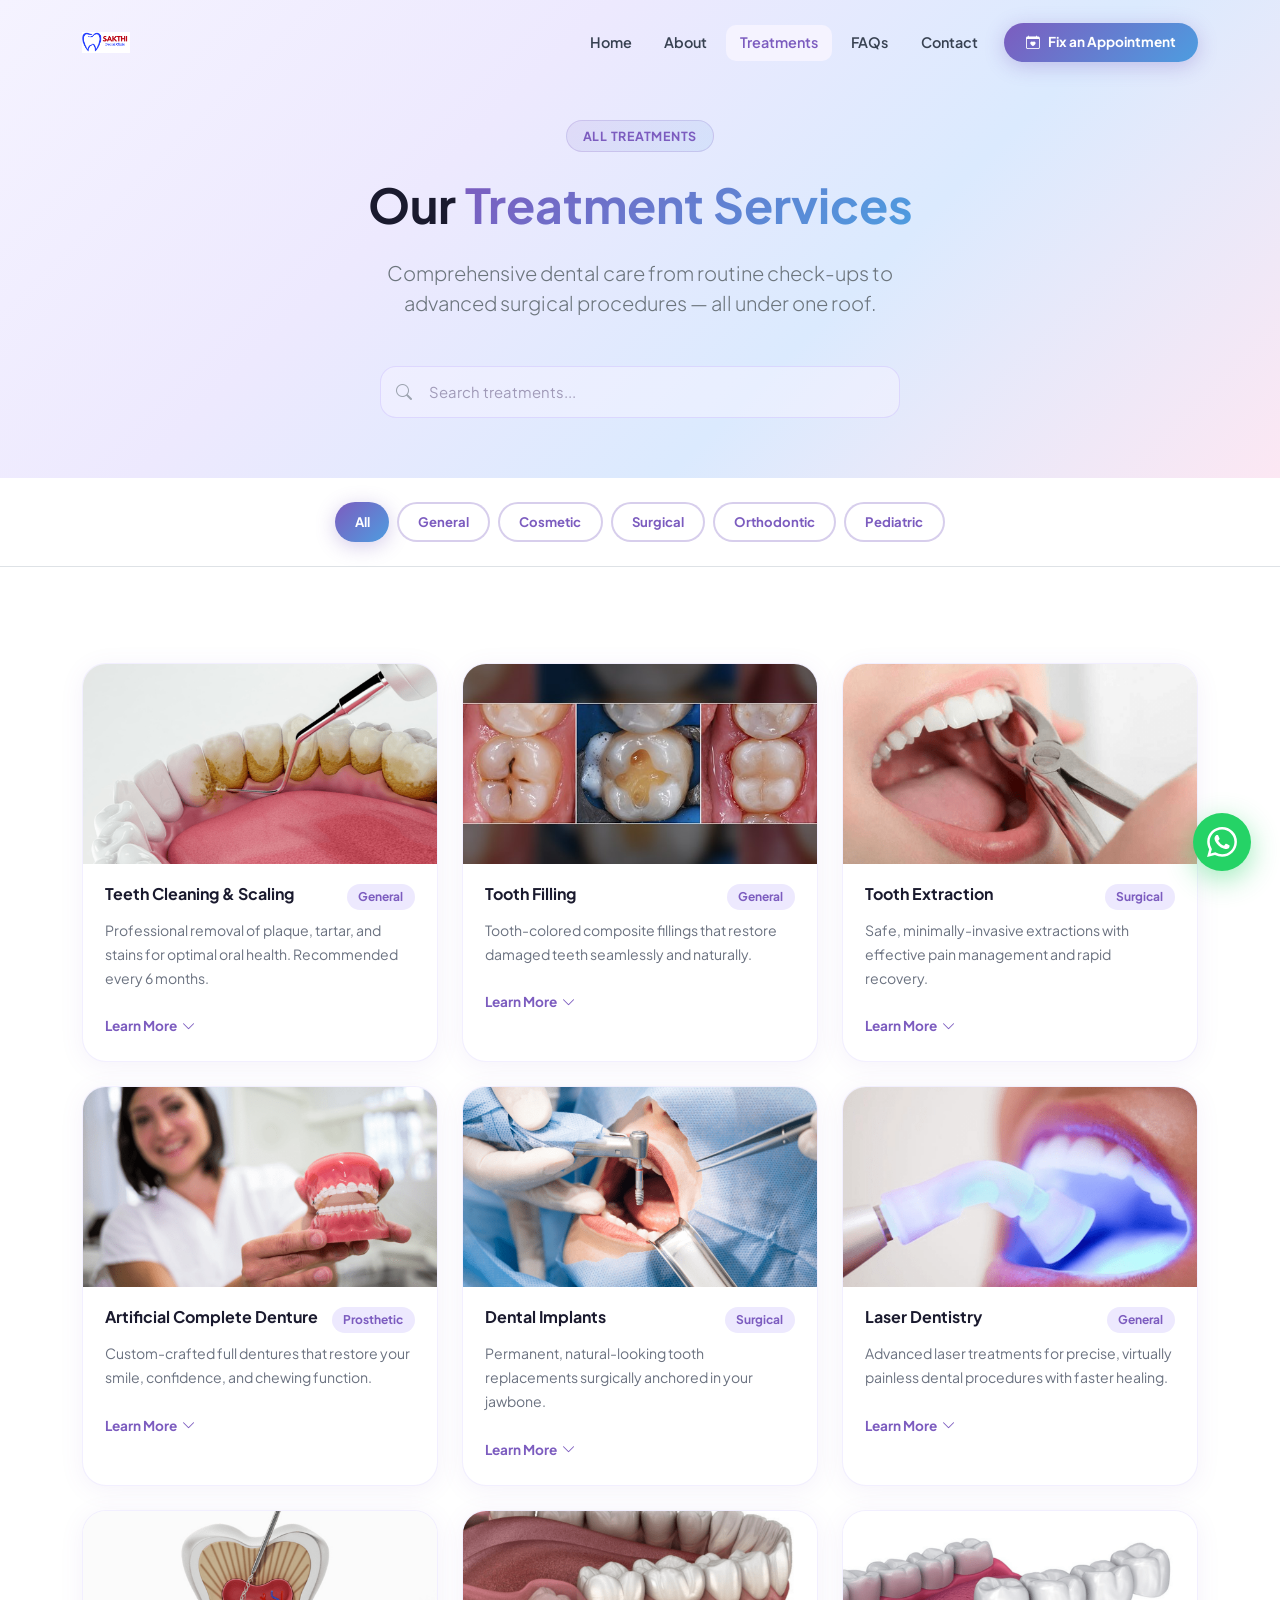
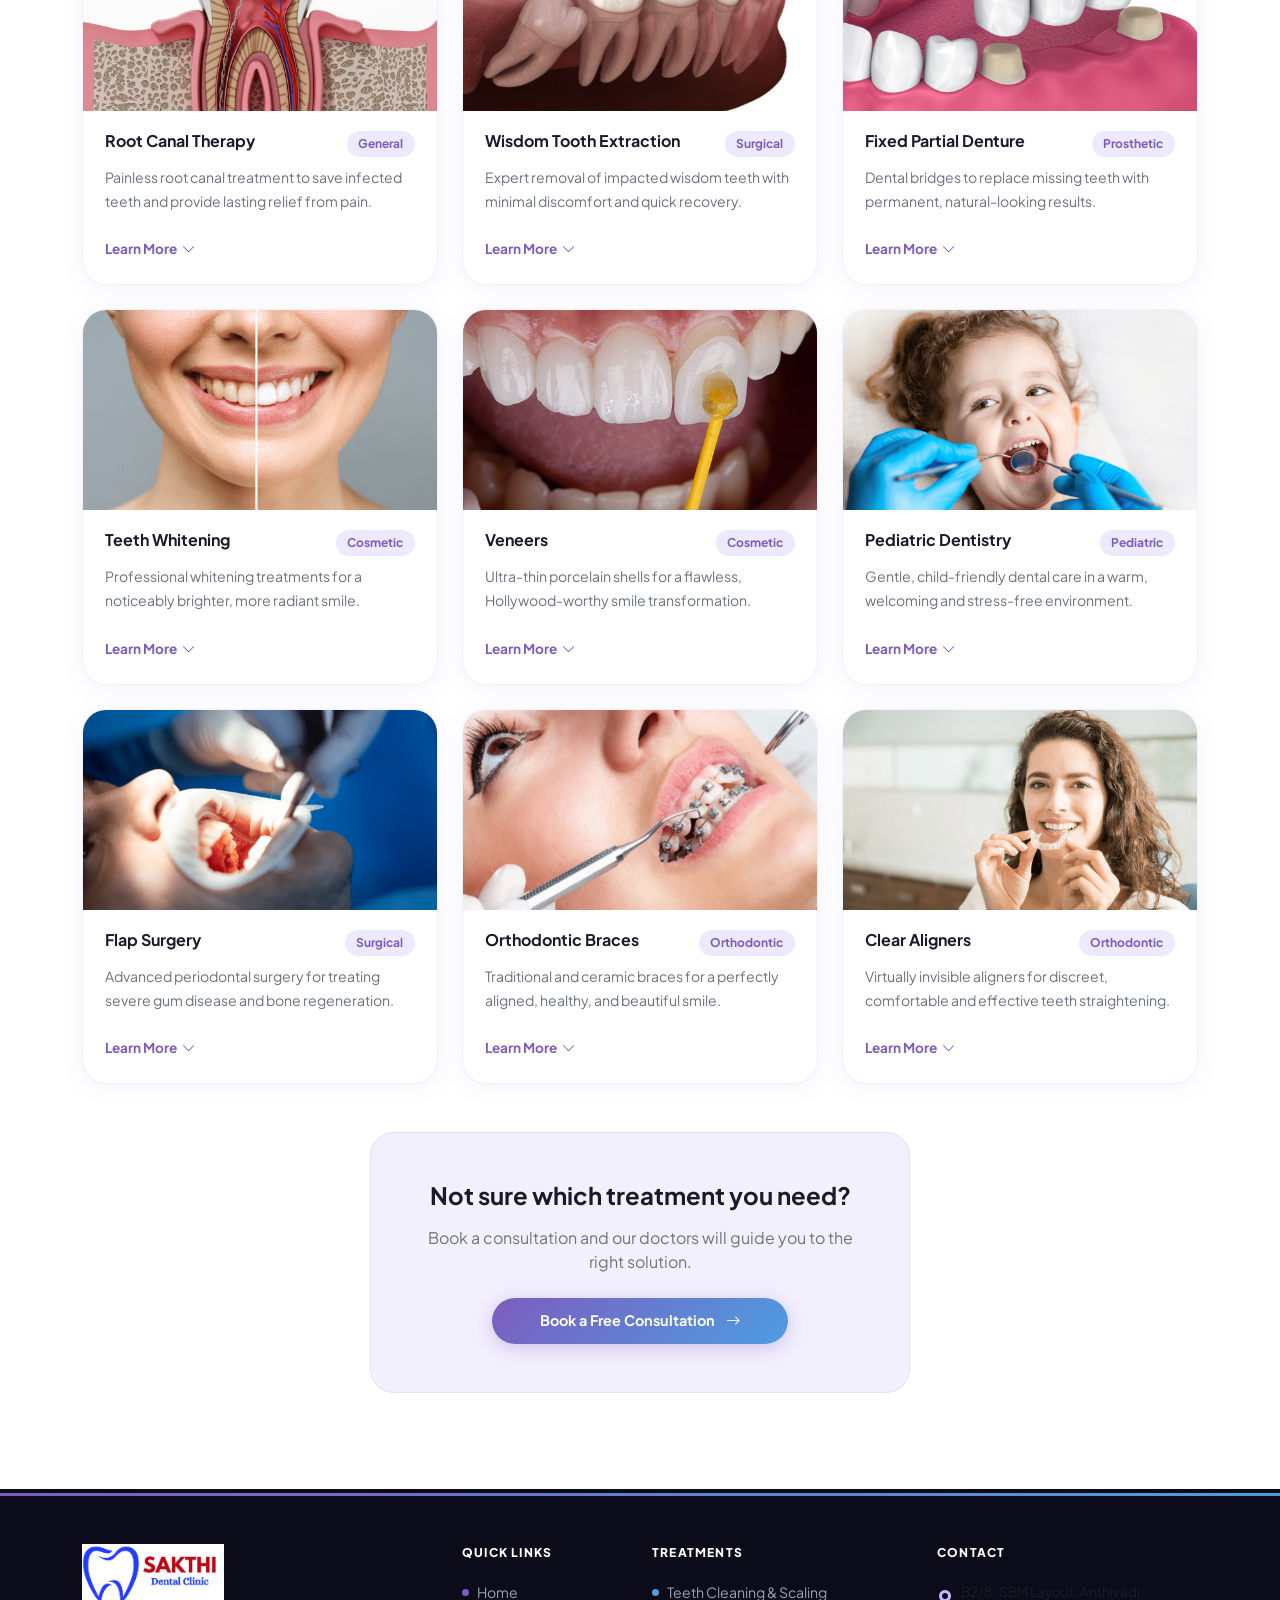
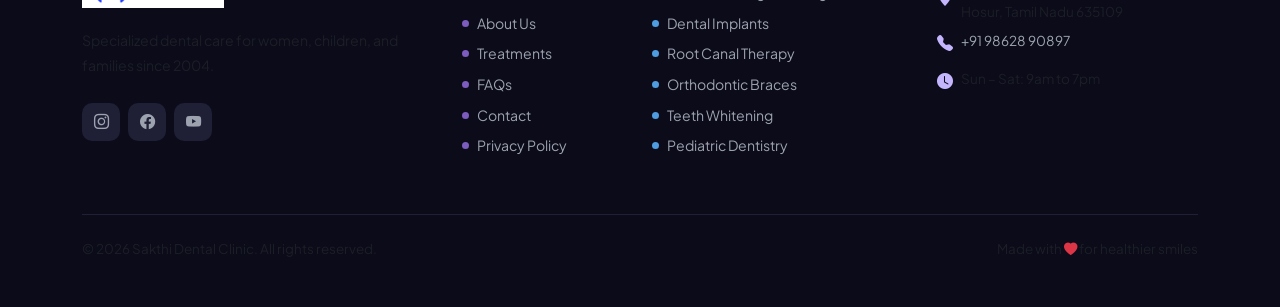
<file: treatments.html>
<!DOCTYPE html>
<html lang="en">
<head>
  <meta charset="UTF-8" /><meta name="viewport" content="width=device-width, initial-scale=1.0" />
  <title>Treatments — Sakthi Dental Clinic, Hosur</title>
  <meta name="description" content="Explore all 15 dental treatments at Sakthi Dental Clinic — from cleaning and fillings to implants, braces, and pediatric dentistry in Hosur." />
  <link rel="icon" type="image/png" href="image/SDC Logo.png" />
  <link rel="stylesheet" href="https://cdn.jsdelivr.net/npm/bootstrap@5.3.3/dist/css/bootstrap.min.css" />
  <link rel="stylesheet" href="https://cdn.jsdelivr.net/npm/bootstrap-icons@1.11.3/font/bootstrap-icons.min.css" />
  <link href="https://fonts.googleapis.com/css2?family=Plus+Jakarta+Sans:wght@300;400;500;600;700;800&display=swap" rel="stylesheet" />
  <link rel="stylesheet" href="css/style.css" />
</head>
<body>

<nav id="mainNav" class="navbar navbar-expand-lg fixed-top bg-transparent">
  <div class="container">
    <a class="navbar-brand" href="index.html">
      <img src="image/SDC Logo.png" alt="Sakthi Dental Clinic Logo" class="nav-logo-img" />
    </a>
    <button class="navbar-toggler" type="button" data-bs-toggle="collapse" data-bs-target="#navbarNav">
      <i class="bi bi-list" style="font-size:1.5rem;color:#374151"></i>
    </button>
    <div class="collapse navbar-collapse" id="navbarNav">
      <ul class="navbar-nav ms-auto align-items-lg-center gap-lg-1 py-3 py-lg-0">
        <li class="nav-item"><a class="nav-link" href="index.html">Home</a></li>
        <li class="nav-item"><a class="nav-link" href="about.html">About</a></li>
        <li class="nav-item"><a class="nav-link" href="treatments.html">Treatments</a></li>
        <li class="nav-item"><a class="nav-link" href="faq.html">FAQs</a></li>
        <li class="nav-item"><a class="nav-link" href="contact.html">Contact</a></li>
        <li class="nav-item ms-lg-2"><a class="btn-brand" href="contact.html" style="font-size:.85rem;padding:.6rem 1.4rem"><i class="bi bi-calendar-heart"></i> Fix an Appointment</a></li>
      </ul>
    </div>
  </div>
</nav>

<!-- HERO -->
<section class="bg-hero text-center" style="padding:120px 0 60px">
  <div class="container reveal">
    <span class="section-badge mb-4 d-inline-flex">All Treatments</span>
    <h1 class="display-5 fw-bold mb-4">Our <span class="gradient-text">Treatment Services</span></h1>
    <p class="lead text-secondary mx-auto mb-5" style="max-width:560px">Comprehensive dental care from routine check-ups to advanced surgical procedures — all under one roof.</p>
    <div class="mx-auto" style="max-width:520px;position:relative">
      <i class="bi bi-search" style="position:absolute;left:1rem;top:50%;transform:translateY(-50%);color:#9ca3af;z-index:1"></i>
      <input type="search" id="treatmentSearch" class="form-control-custom ps-5" placeholder="Search treatments..." />
    </div>
  </div>
</section>

<!-- FILTERS -->
<section class="py-4 bg-white border-bottom">
  <div class="container">
    <div class="d-flex flex-wrap justify-content-center gap-2 reveal">
      <button class="btn-brand filter-btn" data-filter="all" style="font-size:.82rem;padding:.5rem 1.2rem">All</button>
      <button class="btn-outline-brand filter-btn" data-filter="General" style="font-size:.82rem;padding:.5rem 1.2rem">General</button>
      <button class="btn-outline-brand filter-btn" data-filter="Cosmetic" style="font-size:.82rem;padding:.5rem 1.2rem">Cosmetic</button>
      <button class="btn-outline-brand filter-btn" data-filter="Surgical" style="font-size:.82rem;padding:.5rem 1.2rem">Surgical</button>
      <button class="btn-outline-brand filter-btn" data-filter="Orthodontic" style="font-size:.82rem;padding:.5rem 1.2rem">Orthodontic</button>
      <button class="btn-outline-brand filter-btn" data-filter="Pediatric" style="font-size:.82rem;padding:.5rem 1.2rem">Pediatric</button>
    </div>
  </div>
</section>

<!-- TREATMENT CARDS -->
<section class="section-py bg-white">
  <div class="container">
    <div class="row g-4" id="treatmentsGrid">

      <div class="col-sm-6 col-lg-4 treatment-img-wrap-col reveal reveal-delay-1">
        <div class="treatment-img-card" data-title="Teeth Cleaning & Scaling" data-category="General" data-desc="Professional removal of plaque, tartar, and stains for optimal oral health.">
          <div class="treatment-img-wrap">
            <img src="image/Sakthi Dental Clinic/Treatments/Teeth Cleaning.png" alt="Professional Teeth Cleaning and Scaling at Sakthi Dental Clinic Hosur" loading="lazy" />
          </div>
          <div class="treatment-img-body">
            <div class="d-flex align-items-start justify-content-between gap-2 mb-2">
              <h5>Teeth Cleaning &amp; Scaling</h5>
              <span class="treatment-tag flex-shrink-0">General</span>
            </div>
            <p>Professional removal of plaque, tartar, and stains for optimal oral health. Recommended every 6 months.</p>
            <div class="treatment-img-detail">Our hygienists use ultrasonic scalers and hand instruments to thoroughly clean above and below the gumline. Prevents gum disease, cavities, and bad breath.</div>
            <button class="learn-more-btn img-expand-btn">Learn More <i class="bi bi-chevron-down"></i></button>
          </div>
        </div>
      </div>

      <div class="col-sm-6 col-lg-4 treatment-img-wrap-col reveal reveal-delay-2">
        <div class="treatment-img-card" data-title="Tooth Filling" data-category="General" data-desc="Tooth-colored composite fillings that restore damaged teeth seamlessly.">
          <div class="treatment-img-wrap">
            <img src="image/Sakthi Dental Clinic/Treatments/Tooth-Filling.jpg" alt="Tooth Filling treatment at Sakthi Dental Clinic Hosur" loading="lazy" />
          </div>
          <div class="treatment-img-body">
            <div class="d-flex align-items-start justify-content-between gap-2 mb-2">
              <h5>Tooth Filling</h5>
              <span class="treatment-tag flex-shrink-0">General</span>
            </div>
            <p>Tooth-colored composite fillings that restore damaged teeth seamlessly and naturally.</p>
            <div class="treatment-img-detail">We use modern composite resin that matches your natural tooth color. Decay is removed, the cavity cleaned, and filled — restoring function and aesthetics without mercury amalgam.</div>
            <button class="learn-more-btn img-expand-btn">Learn More <i class="bi bi-chevron-down"></i></button>
          </div>
        </div>
      </div>

      <div class="col-sm-6 col-lg-4 treatment-img-wrap-col reveal reveal-delay-3">
        <div class="treatment-img-card" data-title="Tooth Extraction" data-category="Surgical" data-desc="Safe, minimally-invasive extractions with effective pain management.">
          <div class="treatment-img-wrap">
            <img src="image/Sakthi Dental Clinic/Treatments/Teeth Extraction.png" alt="Safe Tooth Extraction at Sakthi Dental Clinic Hosur" loading="lazy" />
          </div>
          <div class="treatment-img-body">
            <div class="d-flex align-items-start justify-content-between gap-2 mb-2">
              <h5>Tooth Extraction</h5>
              <span class="treatment-tag flex-shrink-0">Surgical</span>
            </div>
            <p>Safe, minimally-invasive extractions with effective pain management and rapid recovery.</p>
            <div class="treatment-img-detail">Our surgeons perform simple and surgical extractions with precision. Local anesthesia ensures a comfortable, safe experience with minimal downtime.</div>
            <button class="learn-more-btn img-expand-btn">Learn More <i class="bi bi-chevron-down"></i></button>
          </div>
        </div>
      </div>

      <div class="col-sm-6 col-lg-4 treatment-img-wrap-col reveal reveal-delay-1">
        <div class="treatment-img-card" data-title="Artificial Complete Denture" data-category="General" data-desc="Custom-crafted full dentures that restore your smile and chewing function.">
          <div class="treatment-img-wrap">
            <img src="image/Sakthi Dental Clinic/Treatments/Artificial Complete Denture.png" alt="Artificial Complete Denture at Sakthi Dental Clinic Hosur" loading="lazy" />
          </div>
          <div class="treatment-img-body">
            <div class="d-flex align-items-start justify-content-between gap-2 mb-2">
              <h5>Artificial Complete Denture</h5>
              <span class="treatment-tag flex-shrink-0">Prosthetic</span>
            </div>
            <p>Custom-crafted full dentures that restore your smile, confidence, and chewing function.</p>
            <div class="treatment-img-detail">Our prosthodontists craft precision dentures using high-quality materials. Detailed impressions and expert dental lab work create dentures that look natural and fit comfortably.</div>
            <button class="learn-more-btn img-expand-btn">Learn More <i class="bi bi-chevron-down"></i></button>
          </div>
        </div>
      </div>

      <div class="col-sm-6 col-lg-4 treatment-img-wrap-col reveal reveal-delay-2">
        <div class="treatment-img-card" data-title="Dental Implants" data-category="Surgical" data-desc="Permanent, natural-looking tooth replacements anchored in your jawbone.">
          <div class="treatment-img-wrap">
            <img src="image/Sakthi Dental Clinic/Treatments/Impants.png" alt="Dental Implants at Sakthi Dental Clinic Hosur" loading="lazy" />
          </div>
          <div class="treatment-img-body">
            <div class="d-flex align-items-start justify-content-between gap-2 mb-2">
              <h5>Dental Implants</h5>
              <span class="treatment-tag flex-shrink-0">Surgical</span>
            </div>
            <p>Permanent, natural-looking tooth replacements surgically anchored in your jawbone.</p>
            <div class="treatment-img-detail">Titanium posts surgically placed in the jawbone, topped with a crown. They look, feel, and function like natural teeth and with proper care can last a lifetime.</div>
            <button class="learn-more-btn img-expand-btn">Learn More <i class="bi bi-chevron-down"></i></button>
          </div>
        </div>
      </div>

      <div class="col-sm-6 col-lg-4 treatment-img-wrap-col reveal reveal-delay-3">
        <div class="treatment-img-card" data-title="Laser Dentistry" data-category="General" data-desc="Advanced laser treatments for precise, virtually painless dental procedures.">
          <div class="treatment-img-wrap">
            <img src="image/Sakthi Dental Clinic/Treatments/Laser-Surgery.png" alt="Laser Dentistry at Sakthi Dental Clinic Hosur" loading="lazy" />
          </div>
          <div class="treatment-img-body">
            <div class="d-flex align-items-start justify-content-between gap-2 mb-2">
              <h5>Laser Dentistry</h5>
              <span class="treatment-tag flex-shrink-0">General</span>
            </div>
            <p>Advanced laser treatments for precise, virtually painless dental procedures with faster healing.</p>
            <div class="treatment-img-detail">Dental lasers are used for gum reshaping, cavity detection, whitening, and more. Reduces bleeding, swelling, and recovery time compared to traditional methods.</div>
            <button class="learn-more-btn img-expand-btn">Learn More <i class="bi bi-chevron-down"></i></button>
          </div>
        </div>
      </div>

      <div class="col-sm-6 col-lg-4 treatment-img-wrap-col reveal reveal-delay-1">
        <div class="treatment-img-card" data-title="Root Canal Therapy" data-category="General" data-desc="Painless root canal treatment to save infected teeth and relieve pain.">
          <div class="treatment-img-wrap">
            <img src="image/Sakthi Dental Clinic/Treatments/Root Canal Treatment.png" alt="Root Canal Treatment at Sakthi Dental Clinic Hosur" loading="lazy" />
          </div>
          <div class="treatment-img-body">
            <div class="d-flex align-items-start justify-content-between gap-2 mb-2">
              <h5>Root Canal Therapy</h5>
              <span class="treatment-tag flex-shrink-0">General</span>
            </div>
            <p>Painless root canal treatment to save infected teeth and provide lasting relief from pain.</p>
            <div class="treatment-img-detail">We remove infected pulp, clean and shape the root canals, and seal them. A crown is placed afterward to protect the tooth. This saves your natural tooth from extraction.</div>
            <button class="learn-more-btn img-expand-btn">Learn More <i class="bi bi-chevron-down"></i></button>
          </div>
        </div>
      </div>

      <div class="col-sm-6 col-lg-4 treatment-img-wrap-col reveal reveal-delay-2">
        <div class="treatment-img-card" data-title="Wisdom Tooth Extraction" data-category="Surgical" data-desc="Expert removal of impacted wisdom teeth with minimal discomfort.">
          <div class="treatment-img-wrap">
            <img src="image/Sakthi Dental Clinic/Treatments/Wisdom Teeth Removal.png" alt="Wisdom Tooth Removal at Sakthi Dental Clinic Hosur" loading="lazy" />
          </div>
          <div class="treatment-img-body">
            <div class="d-flex align-items-start justify-content-between gap-2 mb-2">
              <h5>Wisdom Tooth Extraction</h5>
              <span class="treatment-tag flex-shrink-0">Surgical</span>
            </div>
            <p>Expert removal of impacted wisdom teeth with minimal discomfort and quick recovery.</p>
            <div class="treatment-img-detail">Impacted wisdom teeth cause pain, infection, and crowding. Our oral surgeons use digital X-rays to plan precise extractions for quick healing and minimal post-operative discomfort.</div>
            <button class="learn-more-btn img-expand-btn">Learn More <i class="bi bi-chevron-down"></i></button>
          </div>
        </div>
      </div>

      <div class="col-sm-6 col-lg-4 treatment-img-wrap-col reveal reveal-delay-3">
        <div class="treatment-img-card" data-title="Fixed Partial Denture" data-category="General" data-desc="Dental bridges to replace missing teeth permanently.">
          <div class="treatment-img-wrap">
            <img src="image/Sakthi Dental Clinic/Treatments/Fixed Partial Denture.png" alt="Fixed Partial Denture dental bridge at Sakthi Dental Clinic" loading="lazy" />
          </div>
          <div class="treatment-img-body">
            <div class="d-flex align-items-start justify-content-between gap-2 mb-2">
              <h5>Fixed Partial Denture</h5>
              <span class="treatment-tag flex-shrink-0">Prosthetic</span>
            </div>
            <p>Dental bridges to replace missing teeth with permanent, natural-looking results.</p>
            <div class="treatment-img-detail">A fixed partial denture (bridge) spans the gap of a missing tooth by anchoring to adjacent teeth. Restores appearance and function without the need for surgery or implants.</div>
            <button class="learn-more-btn img-expand-btn">Learn More <i class="bi bi-chevron-down"></i></button>
          </div>
        </div>
      </div>

      <div class="col-sm-6 col-lg-4 treatment-img-wrap-col reveal reveal-delay-1">
        <div class="treatment-img-card" data-title="Teeth Whitening" data-category="Cosmetic" data-desc="Professional whitening treatments for a noticeably brighter smile.">
          <div class="treatment-img-wrap">
            <img src="image/Sakthi Dental Clinic/Treatments/Bleaching.png" alt="Professional Teeth Whitening and Bleaching at Sakthi Dental Clinic" loading="lazy" />
          </div>
          <div class="treatment-img-body">
            <div class="d-flex align-items-start justify-content-between gap-2 mb-2">
              <h5>Teeth Whitening</h5>
              <span class="treatment-tag flex-shrink-0">Cosmetic</span>
            </div>
            <p>Professional whitening treatments for a noticeably brighter, more radiant smile.</p>
            <div class="treatment-img-detail">We offer in-office and take-home whitening options. Professional-grade bleaching agents safely lighten teeth by several shades for a radiant, confident smile that lasts 6–24 months.</div>
            <button class="learn-more-btn img-expand-btn">Learn More <i class="bi bi-chevron-down"></i></button>
          </div>
        </div>
      </div>

      <div class="col-sm-6 col-lg-4 treatment-img-wrap-col reveal reveal-delay-2">
        <div class="treatment-img-card" data-title="Veneers" data-category="Cosmetic" data-desc="Ultra-thin porcelain shells for a flawless, Hollywood-worthy smile.">
          <div class="treatment-img-wrap">
            <img src="image/Sakthi Dental Clinic/Treatments/Veneer Treatment.jpg" alt="Veneer Treatment at Sakthi Dental Clinic Hosur" loading="lazy" />
          </div>
          <div class="treatment-img-body">
            <div class="d-flex align-items-start justify-content-between gap-2 mb-2">
              <h5>Veneers</h5>
              <span class="treatment-tag flex-shrink-0">Cosmetic</span>
            </div>
            <p>Ultra-thin porcelain shells for a flawless, Hollywood-worthy smile transformation.</p>
            <div class="treatment-img-detail">Custom-made porcelain or composite shells bonded to the front surface of teeth. Correct chips, stains, gaps, and misalignment for a complete smile makeover with natural-looking results.</div>
            <button class="learn-more-btn img-expand-btn">Learn More <i class="bi bi-chevron-down"></i></button>
          </div>
        </div>
      </div>

      <div class="col-sm-6 col-lg-4 treatment-img-wrap-col reveal reveal-delay-3">
        <div class="treatment-img-card" data-title="Pediatric Dentistry" data-category="Pediatric" data-desc="Gentle, child-friendly dental care in a warm, welcoming environment.">
          <div class="treatment-img-wrap">
            <img src="image/Sakthi Dental Clinic/Treatments/Pediatric-dentistry.png" alt="Pediatric Dentistry for children at Sakthi Dental Clinic Hosur" loading="lazy" />
          </div>
          <div class="treatment-img-body">
            <div class="d-flex align-items-start justify-content-between gap-2 mb-2">
              <h5>Pediatric Dentistry</h5>
              <span class="treatment-tag flex-shrink-0">Pediatric</span>
            </div>
            <p>Gentle, child-friendly dental care in a warm, welcoming and stress-free environment.</p>
            <div class="treatment-img-detail">Our pediatric dentists specialize in caring for children from infancy through adolescence, creating a positive experience that builds healthy dental habits for life.</div>
            <button class="learn-more-btn img-expand-btn">Learn More <i class="bi bi-chevron-down"></i></button>
          </div>
        </div>
      </div>

      <div class="col-sm-6 col-lg-4 treatment-img-wrap-col reveal reveal-delay-1">
        <div class="treatment-img-card" data-title="Flap Surgery" data-category="Surgical" data-desc="Advanced periodontal surgery for treating severe gum disease.">
          <div class="treatment-img-wrap">
            <img src="image/Sakthi Dental Clinic/Treatments/Flap-surgery.png" alt="Flap Surgery periodontal treatment at Sakthi Dental Clinic Hosur" loading="lazy" />
          </div>
          <div class="treatment-img-body">
            <div class="d-flex align-items-start justify-content-between gap-2 mb-2">
              <h5>Flap Surgery</h5>
              <span class="treatment-tag flex-shrink-0">Surgical</span>
            </div>
            <p>Advanced periodontal surgery for treating severe gum disease and bone regeneration.</p>
            <div class="treatment-img-detail">Involves folding back gum tissue to remove tartar deposits and repair bone damage caused by advanced gum disease. Reduces pocket depth and promotes healthy gum regeneration.</div>
            <button class="learn-more-btn img-expand-btn">Learn More <i class="bi bi-chevron-down"></i></button>
          </div>
        </div>
      </div>

      <div class="col-sm-6 col-lg-4 treatment-img-wrap-col reveal reveal-delay-2">
        <div class="treatment-img-card" data-title="Orthodontic Braces" data-category="Orthodontic" data-desc="Traditional and ceramic braces for a perfectly aligned, beautiful smile.">
          <div class="treatment-img-wrap">
            <img src="image/Sakthi Dental Clinic/Treatments/Orthodonic-Treatment.png" alt="Orthodontic Braces treatment at Sakthi Dental Clinic Hosur" loading="lazy" />
          </div>
          <div class="treatment-img-body">
            <div class="d-flex align-items-start justify-content-between gap-2 mb-2">
              <h5>Orthodontic Braces</h5>
              <span class="treatment-tag flex-shrink-0">Orthodontic</span>
            </div>
            <p>Traditional and ceramic braces for a perfectly aligned, healthy, and beautiful smile.</p>
            <div class="treatment-img-detail">We offer metal, ceramic, and self-ligating braces. Our orthodontists create customized treatment plans to straighten teeth and correct bite issues for all ages. Typically 18–24 months.</div>
            <button class="learn-more-btn img-expand-btn">Learn More <i class="bi bi-chevron-down"></i></button>
          </div>
        </div>
      </div>

      <div class="col-sm-6 col-lg-4 treatment-img-wrap-col reveal reveal-delay-3">
        <div class="treatment-img-card" data-title="Clear Aligners" data-category="Orthodontic" data-desc="Virtually invisible aligners for discreet, comfortable teeth straightening.">
          <div class="treatment-img-wrap">
            <img src="image/Sakthi Dental Clinic/Treatments/Aligner.png" alt="Clear Aligners at Sakthi Dental Clinic Hosur" loading="lazy" />
          </div>
          <div class="treatment-img-body">
            <div class="d-flex align-items-start justify-content-between gap-2 mb-2">
              <h5>Clear Aligners</h5>
              <span class="treatment-tag flex-shrink-0">Orthodontic</span>
            </div>
            <p>Virtually invisible aligners for discreet, comfortable and effective teeth straightening.</p>
            <div class="treatment-img-detail">Removable, transparent trays that gradually straighten teeth. Nearly invisible, more comfortable than braces, and allow normal eating and cleaning. Ideal for mild to moderate cases.</div>
            <button class="learn-more-btn img-expand-btn">Learn More <i class="bi bi-chevron-down"></i></button>
          </div>
        </div>
      </div>

    </div>

    <div id="noResults" style="display:none" class="text-center py-5">
      <div style="font-size:4rem" class="mb-3">🔍</div>
      <h5 class="text-secondary">No treatments found for your search.</h5>
      <button class="btn-outline-brand mt-3" onclick="document.getElementById('treatmentSearch').value='';document.querySelector('.filter-btn[data-filter=all]').click()">
        Clear Filters
      </button>
    </div>

    <div class="text-center mt-5 reveal">
      <div class="glass-purple p-5 mx-auto" style="max-width:540px;border-radius:1.5rem">
        <h4 class="fw-bold mb-3">Not sure which treatment you need?</h4>
        <p class="text-secondary mb-4">Book a consultation and our doctors will guide you to the right solution.</p>
        <a href="contact.html" class="btn-brand px-5">Book a Free Consultation <i class="bi bi-arrow-right ms-1"></i></a>
      </div>
    </div>
  </div>
</section>

<footer id="footer" class="pt-1">
  <div style="height:3px;background:linear-gradient(135deg,#7c5cbf,#4d9de0)"></div>
  <div class="container py-5">
    <div class="row gy-5">
      <div class="col-lg-4"><a href="index.html"><img src="image/SDC Logo.png" alt="Sakthi Dental Clinic" style="height:64px;object-fit:contain;margin-bottom:1.25rem;display:block" /></a><p class="text-muted mb-4" style="font-size:.88rem;line-height:1.8">Specialized dental care for women, children, and families since 2004.</p><div class="d-flex gap-2"><a href="https://instagram.com" target="_blank" class="social-btn instagram" aria-label="Instagram"><i class="bi bi-instagram"></i></a><a href="https://facebook.com" target="_blank" class="social-btn facebook" aria-label="Facebook"><i class="bi bi-facebook"></i></a><a href="https://youtube.com" target="_blank" class="social-btn youtube" aria-label="YouTube"><i class="bi bi-youtube"></i></a></div></div>
      <div class="col-sm-6 col-lg-2"><div class="footer-heading">Quick Links</div><a href="index.html" class="footer-link"><span class="footer-dot"></span>Home</a><a href="about.html" class="footer-link"><span class="footer-dot"></span>About Us</a><a href="treatments.html" class="footer-link"><span class="footer-dot"></span>Treatments</a><a href="faq.html" class="footer-link"><span class="footer-dot"></span>FAQs</a><a href="contact.html" class="footer-link"><span class="footer-dot"></span>Contact</a><a href="privacy-policy.html" class="footer-link"><span class="footer-dot"></span>Privacy Policy</a></div>
      <div class="col-sm-6 col-lg-3"><div class="footer-heading">Treatments</div><a href="treatments.html" class="footer-link"><span class="footer-dot footer-dot-blue"></span>Teeth Cleaning &amp; Scaling</a><a href="treatments.html" class="footer-link"><span class="footer-dot footer-dot-blue"></span>Dental Implants</a><a href="treatments.html" class="footer-link"><span class="footer-dot footer-dot-blue"></span>Root Canal Therapy</a><a href="treatments.html" class="footer-link"><span class="footer-dot footer-dot-blue"></span>Orthodontic Braces</a><a href="treatments.html" class="footer-link"><span class="footer-dot footer-dot-blue"></span>Teeth Whitening</a><a href="treatments.html" class="footer-link"><span class="footer-dot footer-dot-blue"></span>Pediatric Dentistry</a></div>
      <div class="col-lg-3"><div class="footer-heading">Contact</div><div class="d-flex gap-2 mb-2 align-items-start"><i class="bi bi-geo-alt-fill mt-1" style="color:#c4b5fd;flex-shrink:0"></i><span class="text-muted" style="font-size:.85rem">B2/8, SBM Layout, Anthivadi,<br>Hosur, Tamil Nadu 635109</span></div><div class="d-flex gap-2 mb-2"><i class="bi bi-telephone-fill" style="color:#c4b5fd"></i><a href="tel:+919862890897" class="footer-link p-0" style="font-size:.85rem">+91 98628 90897</a></div><div class="d-flex gap-2"><i class="bi bi-clock-fill" style="color:#c4b5fd"></i><span class="text-muted" style="font-size:.85rem">Sun – Sat: 9am to 7pm</span></div></div>
    </div>
    <div class="mt-5 pt-4 border-top d-flex flex-column flex-sm-row justify-content-between align-items-center gap-3" style="border-color:#1f1f35!important">
      <p class="text-muted mb-0" style="font-size:.84rem">© 2026 Sakthi Dental Clinic. All rights reserved.</p>
      <p class="text-muted mb-0" style="font-size:.84rem">Made with <i class="bi bi-heart-fill text-danger"></i> for healthier smiles</p>
    </div>
  </div>
</footer>

<a href="https://wa.me/919862890897" target="_blank" class="whatsapp-fab" aria-label="WhatsApp"><svg width="30" height="30" viewBox="0 0 24 24" fill="white"><path d="M17.472 14.382c-.297-.149-1.758-.867-2.03-.967-.273-.099-.471-.148-.67.15-.197.297-.767.966-.94 1.164-.173.199-.347.223-.644.075-.297-.15-1.255-.463-2.39-1.475-.883-.788-1.48-1.761-1.653-2.059-.173-.297-.018-.458.13-.606.134-.133.298-.347.446-.52.149-.174.198-.298.298-.497.099-.198.05-.371-.025-.52-.075-.149-.669-1.612-.916-2.207-.242-.579-.487-.5-.669-.51-.173-.008-.371-.01-.57-.01-.198 0-.52.074-.792.372-.272.297-1.04 1.016-1.04 2.479 0 1.462 1.065 2.875 1.213 3.074.149.198 2.096 3.2 5.077 4.487.709.306 1.262.489 1.694.625.712.227 1.36.195 1.871.118.571-.085 1.758-.719 2.006-1.413.248-.694.248-1.289.173-1.413-.074-.124-.272-.198-.57-.347m-5.421 7.403h-.004a9.87 9.87 0 01-5.031-1.378l-.361-.214-3.741.982.998-3.648-.235-.374a9.86 9.86 0 01-1.51-5.26c.001-5.45 4.436-9.884 9.888-9.884 2.64 0 5.122 1.03 6.988 2.898a9.825 9.825 0 012.893 6.994c-.003 5.45-4.437 9.884-9.885 9.884m8.413-18.297A11.815 11.815 0 0012.05 0C5.495 0 .16 5.335.157 11.892c0 2.096.547 4.142 1.588 5.945L.057 24l6.305-1.654a11.882 11.882 0 005.683 1.448h.005c6.554 0 11.89-5.335 11.893-11.893a11.821 11.821 0 00-3.48-8.413z"/></svg></a>
<script src="https://cdn.jsdelivr.net/npm/bootstrap@5.3.3/dist/js/bootstrap.bundle.min.js"></script>
<script src="js/main.js"></script>
</body>
</html>
</file>
<file: css/style.css>
/* =====================================================
   Sakthi Dental Clinic — Global Stylesheet
   Palette: Lavender · Soft Blue · Pastel Pink · White
   ===================================================== */

@import url('https://fonts.googleapis.com/css2?family=Plus+Jakarta+Sans:wght@300;400;500;600;700;800&display=swap');

/* ── CSS VARIABLES ── */
:root {
  --brand-primary:   #7c5cbf;
  --brand-secondary: #4d9de0;
  --brand-accent:    #f472b6;
  --brand-light:     #f5f3ff;
  --brand-dark:      #2d1b69;

  --lavender-50:  #f5f3ff;
  --lavender-100: #ede9fe;
  --lavender-200: #ddd6fe;
  --lavender-300: #c4b5fd;

  --pink-100: #fce7f3;
  --pink-200: #fbcfe8;
  --pink-300: #f9a8d4;

  --blue-100: #dbeafe;
  --blue-200: #bfdbfe;

  --gradient-brand: linear-gradient(135deg, #7c5cbf 0%, #4d9de0 100%);
  --gradient-hero:  linear-gradient(135deg, #f5f3ff 0%, #ede9fe 35%, #dbeafe 65%, #fce7f3 100%);
  --gradient-warm:  linear-gradient(135deg, #fce7f3 0%, #ede9fe 50%, #dbeafe 100%);

  --shadow-glass:    0 8px 32px rgba(124,92,191,.12);
  --shadow-glass-lg: 0 20px 60px rgba(124,92,191,.18);
  --shadow-card:     0 4px 24px rgba(124,92,191,.08);
  --shadow-card-hov: 0 16px 48px rgba(124,92,191,.2);

  --radius-xl:  1rem;
  --radius-2xl: 1.5rem;
  --radius-3xl: 2rem;
  --radius-pill: 999px;
}

/* ── BASE ── */
*, *::before, *::after { box-sizing: border-box; }

html { scroll-behavior: smooth; }

body {
  font-family: 'Plus Jakarta Sans', system-ui, sans-serif;
  background: #fafaff;
  color: #1a1a2e;
  -webkit-font-smoothing: antialiased;
  overflow-x: hidden;
}

::-webkit-scrollbar { width: 7px; }
::-webkit-scrollbar-track { background: var(--lavender-50); }
::-webkit-scrollbar-thumb { background: var(--lavender-300); border-radius: 4px; }
::-webkit-scrollbar-thumb:hover { background: var(--brand-primary); }

/* ── GLASSMORPHISM ── */
.glass {
  background: rgba(255,255,255,.75);
  backdrop-filter: blur(18px);
  -webkit-backdrop-filter: blur(18px);
  border: 1px solid rgba(255,255,255,.55);
}
.glass-purple {
  background: rgba(237,233,254,.65);
  backdrop-filter: blur(18px);
  -webkit-backdrop-filter: blur(18px);
  border: 1px solid rgba(196,181,253,.3);
}
.glass-dark {
  background: rgba(44,27,105,.78);
  backdrop-filter: blur(18px);
  -webkit-backdrop-filter: blur(18px);
  border: 1px solid rgba(124,92,191,.3);
}

/* ── BACKGROUNDS ── */
.bg-hero   { background: var(--gradient-hero); }
.bg-brand  { background: var(--gradient-brand); }
.bg-warm   { background: var(--gradient-warm); }

/* ── GRADIENT TEXT ── */
.gradient-text {
  background: var(--gradient-brand);
  -webkit-background-clip: text;
  -webkit-text-fill-color: transparent;
  background-clip: text;
}

/* ── SECTION BADGE ── */
.section-badge {
  display: inline-flex;
  align-items: center;
  gap: .4rem;
  padding: .35rem 1rem;
  background: linear-gradient(135deg,rgba(124,92,191,.1),rgba(77,157,224,.1));
  border: 1px solid rgba(124,92,191,.2);
  border-radius: var(--radius-pill);
  font-size: .78rem;
  font-weight: 700;
  color: var(--brand-primary);
  letter-spacing: .06em;
  text-transform: uppercase;
}

/* ── BUTTONS ── */
.btn-brand {
  display: inline-flex;
  align-items: center;
  gap: .45rem;
  padding: .75rem 1.75rem;
  background: var(--gradient-brand);
  color: #fff;
  font-weight: 700;
  font-size: .9rem;
  border-radius: var(--radius-pill);
  border: none;
  cursor: pointer;
  text-decoration: none;
  transition: all .3s ease;
  box-shadow: 0 4px 20px rgba(124,92,191,.32);
}
.btn-brand:hover {
  color: #fff;
  transform: translateY(-2px);
  box-shadow: 0 10px 32px rgba(124,92,191,.45);
}
.btn-outline-brand {
  display: inline-flex;
  align-items: center;
  gap: .45rem;
  padding: .75rem 1.75rem;
  background: #fff;
  color: var(--brand-primary);
  font-weight: 700;
  font-size: .9rem;
  border-radius: var(--radius-pill);
  border: 2px solid rgba(124,92,191,.3);
  cursor: pointer;
  text-decoration: none;
  transition: all .3s ease;
}
.btn-outline-brand:hover {
  color: var(--brand-primary);
  border-color: var(--brand-primary);
  background: rgba(124,92,191,.05);
  transform: translateY(-2px);
}

/* ── NAVBAR ── */
#mainNav {
  transition: background .35s, box-shadow .35s;
  padding: .85rem 0;
  z-index: 1050;
}
#mainNav.scrolled {
  background: rgba(255,255,255,.92) !important;
  backdrop-filter: blur(20px);
  box-shadow: 0 2px 20px rgba(124,92,191,.1);
}
.nav-logo-icon {
  width: 42px; height: 42px;
  border-radius: 14px;
  background: var(--gradient-brand);
  display: flex; align-items: center; justify-content: center;
  box-shadow: 0 4px 14px rgba(124,92,191,.35);
  flex-shrink: 0;
}
#mainNav .nav-link {
  font-weight: 600;
  font-size: .9rem;
  color: #374151;
  border-radius: 10px;
  padding: .45rem .9rem !important;
  transition: all .2s;
}
#mainNav .nav-link:hover,
#mainNav .nav-link.active {
  color: var(--brand-primary);
  background: var(--lavender-50);
}
#mainNav .navbar-toggler {
  border: none;
  border-radius: 10px;
  padding: .45rem .6rem;
}
#mainNav .navbar-toggler:focus { box-shadow: none; }

/* ── CARDS ── */
.dental-card {
  border-radius: var(--radius-2xl);
  transition: all .35s cubic-bezier(.4,0,.2,1);
}
.dental-card:hover {
  transform: translateY(-7px);
  box-shadow: var(--shadow-card-hov) !important;
}

/* ── FLOATING ANIMATIONS ── */
@keyframes floatUp {
  0%,100% { transform: translateY(0) rotate(0deg); }
  50% { transform: translateY(-18px) rotate(2deg); }
}
@keyframes floatDown {
  0%,100% { transform: translateY(0) rotate(0deg); }
  50% { transform: translateY(-12px) rotate(-2deg); }
}
.float-anim  { animation: floatUp   5s ease-in-out infinite; }
.float-anim2 { animation: floatDown 7s ease-in-out infinite; }
.float-anim3 { animation: floatUp   6s ease-in-out 1s infinite; }

/* ── SCROLL REVEAL ── */
.reveal {
  opacity: 0;
  transform: translateY(32px);
  transition: opacity .7s ease, transform .7s ease;
}
.reveal.visible {
  opacity: 1;
  transform: translateY(0);
}
.reveal-delay-1 { transition-delay: .1s; }
.reveal-delay-2 { transition-delay: .2s; }
.reveal-delay-3 { transition-delay: .3s; }
.reveal-delay-4 { transition-delay: .4s; }

/* ── HERO SECTION ── */
.hero-section {
  min-height: 100vh;
  padding-top: 100px;
  position: relative;
  overflow: hidden;
}
.hero-blob {
  position: absolute;
  border-radius: 50%;
  filter: blur(70px);
  pointer-events: none;
}
.hero-blob-1 { width:380px;height:380px;background:rgba(196,181,253,.35);top:-60px;right:-80px; }
.hero-blob-2 { width:280px;height:280px;background:rgba(249,168,212,.25);bottom:100px;left:-60px; }
.hero-blob-3 { width:200px;height:200px;background:rgba(147,197,253,.22);top:40%;left:35%; }

.hero-float-icon {
  position: absolute;
  font-size: 2.5rem;
  pointer-events: none;
}

.hero-visual {
  position: relative;
}
.hero-circle-outer {
  width: 380px; height: 380px;
  border-radius: 50%;
  background: linear-gradient(135deg, rgba(196,181,253,.5), rgba(147,197,253,.4));
  margin: 0 auto;
  position: relative;
  display: flex; align-items: center; justify-content: center;
}
.hero-circle-inner {
  width: 310px; height: 310px;
  border-radius: 50%;
  background: linear-gradient(135deg, #fff, var(--lavender-100));
  box-shadow: var(--shadow-glass-lg);
  display: flex; align-items: center; justify-content: center;
  text-align: center;
}
.hero-badge-card {
  position: absolute;
  background: #fff;
  border-radius: var(--radius-xl);
  padding: .6rem 1rem;
  box-shadow: var(--shadow-glass);
  display: flex; align-items: center; gap: .5rem;
  border: 1px solid rgba(255,255,255,.8);
  font-size: .8rem;
}
.hero-badge-1 { top: 12%; left: -5%; }
.hero-badge-2 { bottom: 12%; right: -5%; }

/* ── TRUST BANNER ── */
.trust-banner {
  padding: 5rem 0;
  background: var(--gradient-brand);
  color: #fff;
  text-align: center;
}
.trust-banner h2 { font-size: clamp(1.8rem,4vw,2.8rem); font-weight: 800; }

/* ── SERVICE CARDS ── */
.service-card {
  background: rgba(255,255,255,.85);
  border: 1px solid rgba(196,181,253,.25);
  border-radius: var(--radius-2xl);
  padding: 1.75rem;
  height: 100%;
  transition: all .35s ease;
  cursor: pointer;
}
.service-card:hover {
  transform: translateY(-7px);
  box-shadow: var(--shadow-glass-lg);
  border-color: rgba(124,92,191,.3);
}
.service-icon { font-size: 3rem; margin-bottom: 1rem; display: block; }

/* ── TESTIMONIAL ── */
.testimonial-card {
  background: #fff;
  border-radius: var(--radius-2xl);
  padding: 2rem;
  border: 1px solid rgba(237,233,254,.9);
  box-shadow: var(--shadow-card);
  text-align: center;
}
.testimonial-quote { font-size: 3rem; color: var(--lavender-200); line-height: 1; margin-bottom: .5rem; font-family: Georgia, serif; }
.star { color: #fbbf24; font-size: .9rem; }

/* ── AMENITY CHIP ── */
.amenity-chip {
  display: inline-flex;
  align-items: center;
  gap: .6rem;
  padding: .7rem 1.4rem;
  background: rgba(255,255,255,.75);
  border: 1px solid rgba(255,255,255,.6);
  border-radius: var(--radius-pill);
  backdrop-filter: blur(12px);
  font-weight: 600;
  font-size: .88rem;
  color: #374151;
  box-shadow: var(--shadow-card);
  transition: all .25s;
}
.amenity-chip:hover { box-shadow: var(--shadow-card-hov); transform: translateY(-3px); }
.amenity-chip i { color: var(--brand-primary); font-size: 1.1rem; }

/* ── TIMELINE ── */
.timeline { position: relative; padding-left: 3rem; }
.timeline::before {
  content: '';
  position: absolute;
  left: 1.1rem;
  top: 0; bottom: 0;
  width: 2px;
  background: linear-gradient(to bottom, var(--lavender-300), var(--blue-200));
}
.timeline-item { position: relative; margin-bottom: 2rem; }
.timeline-dot {
  position: absolute;
  left: -2.5rem;
  top: .3rem;
  width: 2.2rem; height: 2.2rem;
  border-radius: 50%;
  background: var(--gradient-brand);
  display: flex; align-items: center; justify-content: center;
  color: #fff;
  font-size: .8rem;
  box-shadow: 0 4px 12px rgba(124,92,191,.35);
}

/* ── TEAM CARD ── */
.team-card {
  background: rgba(237,233,254,.55);
  border: 1px solid var(--lavender-200);
  border-radius: var(--radius-2xl);
  padding: 1.5rem;
  text-align: center;
  transition: all .3s ease;
}
.team-card:hover { transform: translateY(-6px); box-shadow: var(--shadow-card-hov); }
.team-avatar { font-size: 3.5rem; margin-bottom: .75rem; display: block; }

/* ── TREATMENT CARD ── */
.treatment-card {
  background: var(--gradient-hero);
  border: 1px solid rgba(196,181,253,.25);
  border-radius: var(--radius-2xl);
  padding: 1.5rem;
  height: 100%;
  transition: all .3s ease;
}
.treatment-card:hover { box-shadow: var(--shadow-glass); border-color: rgba(124,92,191,.3); }
.treatment-tag {
  display: inline-block;
  padding: .25rem .7rem;
  background: var(--lavender-100);
  color: var(--brand-primary);
  border-radius: var(--radius-pill);
  font-size: .75rem;
  font-weight: 700;
}
.treatment-detail {
  display: none;
  border-top: 1px solid var(--lavender-200);
  margin-top: .75rem;
  padding-top: .75rem;
  font-size: .88rem;
  color: #6b7280;
  line-height: 1.7;
}
.treatment-card.expanded .treatment-detail { display: block; }
.learn-more-btn {
  background: none;
  border: none;
  color: var(--brand-primary);
  font-weight: 700;
  font-size: .85rem;
  padding: 0;
  cursor: pointer;
  display: inline-flex;
  align-items: center;
  gap: .3rem;
  margin-top: .75rem;
  transition: gap .2s;
}
.learn-more-btn:hover { gap: .6rem; }

/* ── FAQ ACCORDION ── */
.faq-item {
  border: 1.5px solid var(--lavender-100);
  border-radius: var(--radius-xl);
  overflow: hidden;
  margin-bottom: .75rem;
  transition: border-color .2s;
}
.faq-item.open { border-color: rgba(124,92,191,.35); }
.faq-question {
  width: 100%;
  background: rgba(245,243,255,.5);
  border: none;
  padding: 1.1rem 1.25rem;
  display: flex;
  justify-content: space-between;
  align-items: center;
  font-weight: 600;
  font-size: .92rem;
  color: #1a1a2e;
  cursor: pointer;
  text-align: left;
  transition: background .2s;
}
.faq-question:hover { background: var(--lavender-100); }
.faq-item.open .faq-question { background: #fff; color: var(--brand-primary); }
.faq-icon { font-size: 1.1rem; transition: transform .35s ease; flex-shrink: 0; color: #9ca3af; }
.faq-item.open .faq-icon { transform: rotate(180deg); color: var(--brand-primary); }
.faq-answer {
  max-height: 0;
  overflow: hidden;
  transition: max-height .4s cubic-bezier(.4,0,.2,1);
}
.faq-item.open .faq-answer { max-height: 400px; }
.faq-answer-inner {
  padding: 0 1.25rem 1.25rem;
  font-size: .9rem;
  color: #6b7280;
  line-height: 1.8;
  border-top: 1px solid var(--lavender-100);
}

/* ── CONTACT FORM ── */
.form-group-custom label {
  font-weight: 600;
  font-size: .88rem;
  color: #374151;
  margin-bottom: .45rem;
  display: block;
}
.form-control-custom {
  width: 100%;
  padding: .875rem 1.1rem;
  border: 1.5px solid rgba(196,181,253,.4);
  border-radius: var(--radius-xl);
  background: rgba(245,243,255,.5);
  font-family: inherit;
  font-size: .93rem;
  color: #1a1a2e;
  transition: all .3s;
  outline: none;
}
.form-control-custom:focus {
  border-color: var(--brand-primary);
  background: #fff;
  box-shadow: 0 0 0 4px rgba(124,92,191,.1);
}
.form-control-custom::placeholder { color: #a09ab8; }
.form-control-custom.is-invalid { border-color: #ef4444; }
.form-error { color: #ef4444; font-size: .8rem; margin-top: .3rem; display: none; }
.form-error.show { display: block; }

/* ── INFO CARD ── */
.info-card {
  display: flex;
  gap: 1rem;
  align-items: flex-start;
  background: rgba(255,255,255,.75);
  border: 1px solid var(--lavender-100);
  border-radius: var(--radius-xl);
  padding: 1.1rem 1.25rem;
  backdrop-filter: blur(10px);
}
.info-icon {
  width: 42px; height: 42px;
  border-radius: 12px;
  background: var(--gradient-brand);
  display: flex; align-items: center; justify-content: center;
  color: #fff;
  font-size: 1rem;
  flex-shrink: 0;
}
.info-label { font-size: .7rem; font-weight: 700; color: var(--brand-primary); text-transform: uppercase; letter-spacing: .06em; }
.info-value { font-size: .88rem; font-weight: 600; color: #1a1a2e; line-height: 1.6; white-space: pre-line; }

/* ── WHATSAPP BUTTON ── */
.whatsapp-fab {
  position: fixed;
  bottom: 1.8rem;
  right: 1.8rem;
  z-index: 9999;
  width: 58px; height: 58px;
  border-radius: 50%;
  background: #25D366;
  display: flex; align-items: center; justify-content: center;
  box-shadow: 0 8px 28px rgba(37,211,102,.45);
  text-decoration: none;
  transition: all .3s ease;
}
.whatsapp-fab:hover { transform: scale(1.13) translateY(-3px); box-shadow: 0 14px 40px rgba(37,211,102,.55); }

/* ── FOOTER ── */
#footer {
  background: #0b0b1a;
  color: #d1d5db;
}
#footer .footer-top { border-top: 3px solid; border-image: var(--gradient-brand) 1; }
.footer-heading {
  font-size: .75rem;
  font-weight: 800;
  color: #fff;
  text-transform: uppercase;
  letter-spacing: .1em;
  margin-bottom: 1.25rem;
}
.footer-link {
  display: flex;
  align-items: center;
  gap: .5rem;
  color: #9ca3af;
  text-decoration: none;
  font-size: .88rem;
  margin-bottom: .6rem;
  transition: color .2s;
}
.footer-link:hover { color: #c4b5fd; }
.footer-dot { width: 7px; height: 7px; border-radius: 50%; background: var(--brand-primary); flex-shrink: 0; }
.footer-dot-blue { background: var(--brand-secondary); }
.social-btn {
  width: 38px; height: 38px;
  border-radius: 10px;
  background: #1f1f35;
  display: flex; align-items: center; justify-content: center;
  color: #9ca3af;
  text-decoration: none;
  transition: all .25s;
  font-size: .95rem;
}
.social-btn:hover { color: #fff; }
.social-btn.instagram:hover { background: #e1306c; }
.social-btn.facebook:hover  { background: #1877f2; }
.social-btn.youtube:hover   { background: #ff0000; }

/* ── PRIVACY POLICY TOC ── */
.toc-item {
  display: block;
  padding: .38rem .75rem;
  border-radius: .5rem;
  color: #6b7280;
  font-size: .85rem;
  text-decoration: none;
  transition: all .2s;
}
.toc-item:hover, .toc-item.active { background: rgba(124,92,191,.08); color: var(--brand-primary); }

/* ── STATS BAR ── */
.stat-item { text-align: center; }
.stat-num  { font-size: 1.8rem; font-weight: 800; }
.stat-label{ font-size: .78rem; color: rgba(255,255,255,.75); font-weight: 500; }

/* ── UTILITIES ── */
.section-py { padding: 6rem 0; }
.section-py-sm { padding: 4rem 0; }
.rounded-3xl { border-radius: 1.5rem !important; }
.rounded-4xl { border-radius: 2rem !important; }

/* ── RESPONSIVE ── */
@media (max-width:991px) {
  .hero-circle-outer { width:300px;height:300px; }
  .hero-circle-inner { width:244px;height:244px; }
  .hero-badge-1,.hero-badge-2 { display:none; }
  .hero-float-icon { display:none; }
}
@media (max-width:767px) {
  .section-py { padding: 4rem 0; }
  .hero-section { padding-top: 88px; }
}

/* ══════════════════════════════════════════════════════
   IMAGE INTEGRATION STYLES
   ══════════════════════════════════════════════════════ */

/* ── NAV LOGO IMAGE ── */
.nav-logo-img {
  width: 48px;
  height: 48px;
  object-fit: contain;
  border-radius: 12px;
}

/* ── HERO SLIDER ── */
.hero-slider-section {
  position: relative;
  width: 100%;
  overflow: hidden;
  margin-top: 72px; /* navbar height */
}
.hero-slider-section .carousel-item {
  height: 88vh;
  min-height: 520px;
  max-height: 800px;
}
.hero-slider-section .carousel-item img {
  width: 100%;
  height: 100%;
  object-fit: cover;
  object-position: center top;
}
.hero-slider-section .carousel-caption-custom {
  position: absolute;
  inset: 0;
  display: flex;
  align-items: center;
  background: linear-gradient(90deg, rgba(20,10,50,.72) 0%, rgba(20,10,50,.38) 60%, transparent 100%);
  padding: 0 6%;
}
.hero-slider-section .caption-inner {
  max-width: 560px;
  color: #fff;
}
.hero-slider-section .caption-inner h1 {
  font-size: clamp(2rem, 5vw, 3.4rem);
  font-weight: 800;
  line-height: 1.15;
  margin-bottom: 1.2rem;
  text-shadow: 0 2px 12px rgba(0,0,0,.3);
}
.hero-slider-section .caption-inner p {
  font-size: clamp(.95rem, 2vw, 1.18rem);
  opacity: .9;
  margin-bottom: 2rem;
  line-height: 1.7;
}
/* Slider nav arrows */
.slider-arrow {
  position: absolute;
  top: 50%;
  transform: translateY(-50%);
  z-index: 20;
  width: 50px; height: 50px;
  border-radius: 50%;
  background: rgba(255,255,255,.18);
  backdrop-filter: blur(8px);
  border: 1.5px solid rgba(255,255,255,.35);
  display: flex; align-items: center; justify-content: center;
  color: #fff;
  font-size: 1.2rem;
  cursor: pointer;
  transition: all .3s;
}
.slider-arrow:hover { background: rgba(124,92,191,.8); border-color: transparent; }
.slider-arrow-prev { left: 1.5rem; }
.slider-arrow-next { right: 1.5rem; }
/* Slider dots */
.slider-dots {
  position: absolute;
  bottom: 1.5rem;
  left: 50%;
  transform: translateX(-50%);
  display: flex;
  gap: .5rem;
  z-index: 20;
}
.slider-dot {
  width: 10px; height: 10px;
  border-radius: 50%;
  background: rgba(255,255,255,.45);
  border: none;
  cursor: pointer;
  transition: all .3s;
  padding: 0;
}
.slider-dot.active, .slider-dot:hover {
  background: #fff;
  width: 28px;
  border-radius: 5px;
}
@media(max-width:767px) {
  .hero-slider-section .carousel-item { height: 70vh; min-height: 380px; }
  .hero-slider-section .caption-inner h1 { font-size: 1.7rem; }
}

/* ── TREATMENT IMAGE CARDS ── */
.treatment-img-card {
  background: #fff;
  border: 1px solid rgba(196,181,253,.22);
  border-radius: var(--radius-2xl);
  overflow: hidden;
  height: 100%;
  transition: all .35s cubic-bezier(.4,0,.2,1);
  box-shadow: var(--shadow-card);
}
.treatment-img-card:hover {
  transform: translateY(-8px);
  box-shadow: var(--shadow-card-hov);
  border-color: rgba(124,92,191,.35);
}
.treatment-img-wrap {
  width: 100%;
  height: 200px;
  overflow: hidden;
  background: var(--lavender-50);
  position: relative;
}
.treatment-img-wrap img {
  width: 100%;
  height: 100%;
  object-fit: cover;
  transition: transform .45s cubic-bezier(.4,0,.2,1);
  display: block;
}
.treatment-img-card:hover .treatment-img-wrap img {
  transform: scale(1.07);
}
.treatment-img-body {
  padding: 1.25rem 1.4rem 1.5rem;
}
.treatment-img-body h5 {
  font-weight: 700;
  font-size: 1rem;
  margin-bottom: .5rem;
  color: #1a1a2e;
}
.treatment-img-body p {
  font-size: .88rem;
  color: #6b7280;
  line-height: 1.7;
  margin-bottom: .85rem;
}
.treatment-img-detail {
  display: none;
  font-size: .86rem;
  color: #6b7280;
  line-height: 1.75;
  border-top: 1px solid var(--lavender-100);
  margin-top: .65rem;
  padding-top: .75rem;
}
.treatment-img-card.expanded .treatment-img-detail { display: block; }

/* ── AMENITY ICON CARDS ── */
.amenity-icon-card {
  background: rgba(255,255,255,.9);
  border: 1px solid rgba(196,181,253,.25);
  border-radius: var(--radius-2xl);
  padding: 2rem 1.5rem;
  text-align: center;
  height: 100%;
  transition: all .35s ease;
  box-shadow: var(--shadow-card);
}
.amenity-icon-card:hover {
  transform: translateY(-8px);
  box-shadow: var(--shadow-card-hov);
  border-color: rgba(124,92,191,.3);
}
.amenity-icon-img {
  width: 72px;
  height: 72px;
  object-fit: contain;
  margin: 0 auto 1.2rem;
  display: block;
  filter: drop-shadow(0 4px 12px rgba(124,92,191,.25));
  transition: transform .3s;
}
.amenity-icon-card:hover .amenity-icon-img { transform: scale(1.12) translateY(-4px); }
.amenity-icon-card h5 { font-weight: 700; font-size: 1rem; margin-bottom: .5rem; color: #1a1a2e; }
.amenity-icon-card p { font-size: .87rem; color: #6b7280; line-height: 1.7; margin: 0; }

/* ── GALLERY ── */
.gallery-section { background: #fff; }
.gallery-grid {
  columns: 3;
  column-gap: 1rem;
}
.gallery-item {
  break-inside: avoid;
  margin-bottom: 1rem;
  border-radius: 1rem;
  overflow: hidden;
  cursor: pointer;
  position: relative;
}
.gallery-item img {
  width: 100%;
  display: block;
  transition: transform .4s ease;
  border-radius: 1rem;
}
.gallery-item:hover img { transform: scale(1.05); }
.gallery-item-overlay {
  position: absolute;
  inset: 0;
  background: linear-gradient(to top, rgba(124,92,191,.75) 0%, transparent 60%);
  opacity: 0;
  transition: opacity .35s ease;
  display: flex;
  align-items: flex-end;
  padding: 1rem;
  border-radius: 1rem;
}
.gallery-item:hover .gallery-item-overlay { opacity: 1; }
.gallery-item-overlay span {
  color: #fff;
  font-weight: 600;
  font-size: .85rem;
}
@media(max-width:991px) { .gallery-grid { columns: 2; } }
@media(max-width:575px) { .gallery-grid { columns: 1; } }

/* ── LIGHTBOX ── */
.lightbox-overlay {
  display: none;
  position: fixed;
  inset: 0;
  background: rgba(0,0,0,.88);
  z-index: 9998;
  align-items: center;
  justify-content: center;
  padding: 1.5rem;
  backdrop-filter: blur(6px);
}
.lightbox-overlay.open { display: flex; }
.lightbox-container {
  position: relative;
  max-width: min(90vw, 900px);
  width: 100%;
}
.lightbox-img {
  width: 100%;
  max-height: 80vh;
  object-fit: contain;
  border-radius: 1rem;
  box-shadow: 0 20px 60px rgba(0,0,0,.6);
}
.lightbox-caption {
  color: #fff;
  text-align: center;
  margin-top: 1rem;
  font-weight: 600;
  font-size: 1rem;
}
.lightbox-close {
  position: absolute;
  top: -2.5rem;
  right: 0;
  background: rgba(255,255,255,.15);
  border: none;
  color: #fff;
  width: 40px; height: 40px;
  border-radius: 50%;
  font-size: 1.3rem;
  cursor: pointer;
  display: flex; align-items: center; justify-content: center;
  transition: background .2s;
}
.lightbox-close:hover { background: rgba(255,255,255,.3); }
.lightbox-nav {
  position: absolute;
  top: 50%;
  transform: translateY(-50%);
  background: rgba(255,255,255,.15);
  border: none;
  color: #fff;
  width: 46px; height: 46px;
  border-radius: 50%;
  font-size: 1.3rem;
  cursor: pointer;
  display: flex; align-items: center; justify-content: center;
  transition: background .2s;
}
.lightbox-nav:hover { background: rgba(124,92,191,.7); }
.lightbox-prev { left: -3.5rem; }
.lightbox-next { right: -3.5rem; }
@media(max-width:767px) {
  .lightbox-prev { left: .5rem; }
  .lightbox-next { right: .5rem; }
}

/* ── ABOUT ALTERNATING LAYOUT ── */
.about-img-section img {
  width: 100%;
  border-radius: 1.5rem;
  object-fit: cover;
  max-height: 380px;
  box-shadow: var(--shadow-glass-lg);
  transition: transform .4s ease;
}
.about-img-section img:hover { transform: scale(1.02); }

/* ── CONTACT BANNER ── */
.contact-banner {
  position: relative;
  width: 100%;
  height: 340px;
  overflow: hidden;
  margin-top: 72px;
}
.contact-banner img {
  width: 100%;
  height: 100%;
  object-fit: cover;
  object-position: center;
  display: block;
}
.contact-banner-overlay {
  position: absolute;
  inset: 0;
  background: linear-gradient(135deg, rgba(44,27,105,.75) 0%, rgba(77,157,224,.45) 100%);
  display: flex;
  align-items: center;
  justify-content: center;
  text-align: center;
  padding: 2rem;
}
@media(max-width:767px) {
  .contact-banner { height: 240px; }
}

/* ── FEATURED TREATMENT HOME CARDS ── */
.featured-treatment-card {
  background: #fff;
  border-radius: var(--radius-2xl);
  overflow: hidden;
  box-shadow: var(--shadow-card);
  border: 1px solid rgba(196,181,253,.18);
  transition: all .35s ease;
  height: 100%;
}
.featured-treatment-card:hover {
  transform: translateY(-8px);
  box-shadow: var(--shadow-card-hov);
}
.featured-treatment-img {
  width: 100%;
  height: 190px;
  object-fit: cover;
  transition: transform .45s ease;
  display: block;
}
.featured-treatment-card:hover .featured-treatment-img { transform: scale(1.07); }
.featured-treatment-body { padding: 1.25rem 1.35rem 1.5rem; }
.featured-treatment-body h5 { font-weight: 700; font-size: .97rem; margin-bottom: .4rem; }
.featured-treatment-body p { font-size: .86rem; color: #6b7280; line-height: 1.65; margin: 0; }
</file>
